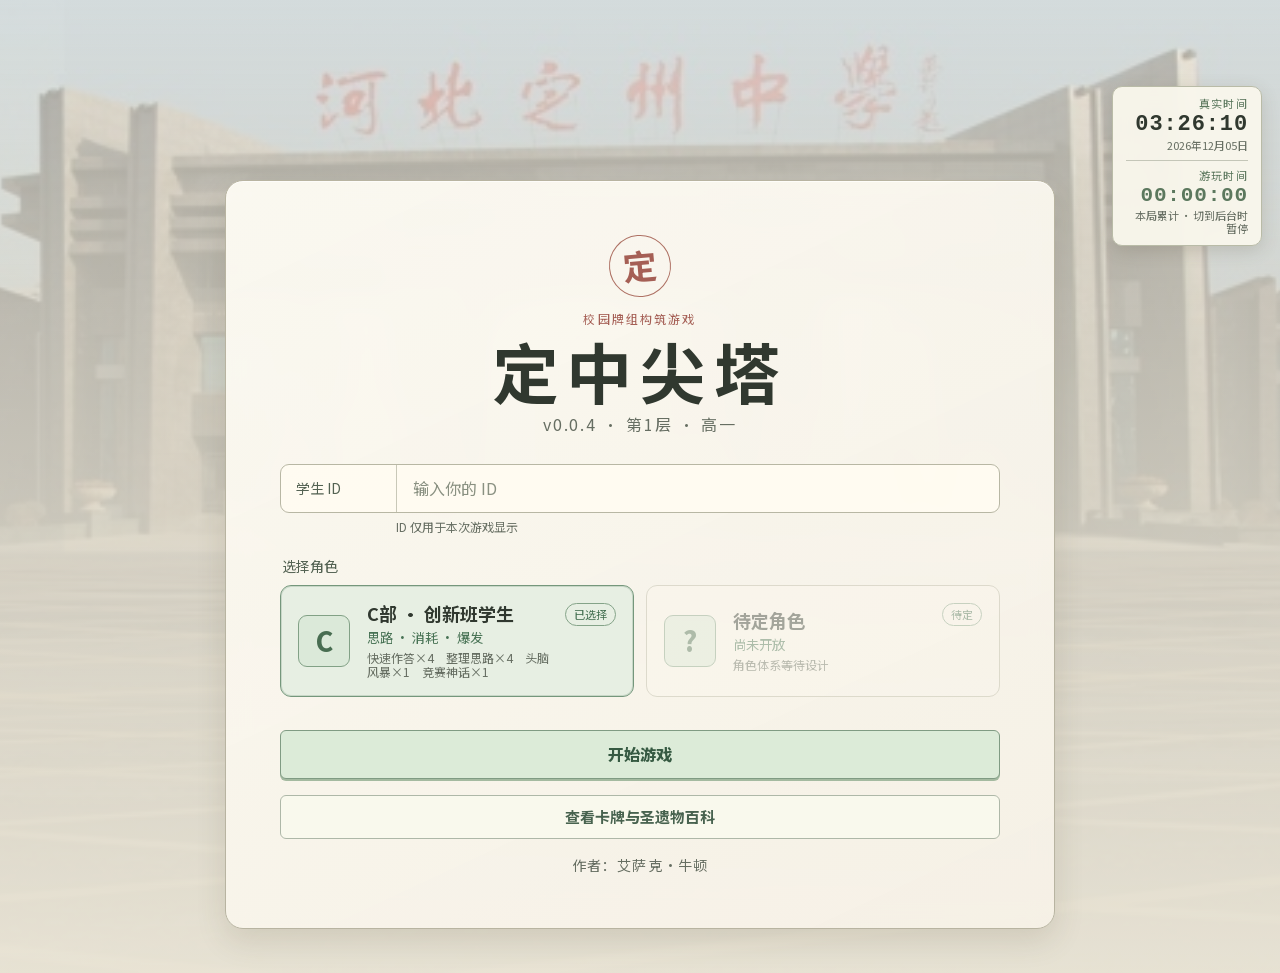
<file: index.html>
<!doctype html>
<html lang="zh-CN">
<head>
  <meta charset="utf-8">
  <meta name="viewport" content="width=device-width, initial-scale=1, viewport-fit=cover">
  <meta name="theme-color" content="#f4efdf">
  <meta name="description" content="定州中学校园题材卡牌游戏，探索高一、高二的随机路线与卡牌构筑。">
  <title>定中尖塔 v0.0.4</title>
  <link rel="icon" type="image/svg+xml" href="data:image/svg+xml,%3Csvg xmlns='http://www.w3.org/2000/svg' viewBox='0 0 64 64'%3E%3Crect width='64' height='64' rx='13' fill='%23112620'/%3E%3Ctext x='32' y='44' text-anchor='middle' font-size='38' fill='%23f5d06f' font-family='serif'%3E定%3C/text%3E%3C/svg%3E">
  <link rel="stylesheet" href="./style.css">
</head>
<body>
  <aside class="game-clock" aria-label="真实时间与本局游玩时间">
    <div class="clock-section clock-real">
      <span>真实时间</span>
      <strong id="realTime">00:00:00</strong>
      <small id="realDate">0000年00月00日</small>
    </div>
    <div class="clock-section clock-play">
      <span>游玩时间</span>
      <strong id="playTime">00:00:00</strong>
      <small>本局累计 · 切到后台时暂停</small>
    </div>
  </aside>
  <main id="startScreen" class="start-screen">
    <section class="start-card" aria-labelledby="gameTitle">
      <div class="seal" aria-hidden="true">定</div>
      <p class="eyebrow">校园牌组构筑游戏</p>
      <h1 id="gameTitle">定中尖塔</h1>
      <p class="chapter">v0.0.4 · 第1层 · 高一</p>
      <form id="startForm" novalidate>
        <label class="id-field" for="playerId"><span>学生 ID</span><input id="playerId" name="playerId" maxlength="16" autocomplete="off" placeholder="输入你的 ID" aria-describedby="idHint"></label>
        <p id="idHint" class="field-hint">ID 仅用于本次游戏显示</p>
        <fieldset>
          <legend>选择角色</legend>
          <div class="role-grid">
            <label class="role-card selected">
              <input type="radio" name="role" value="c" checked>
              <span class="role-letter">C</span>
              <span class="role-copy"><strong>C部 · 创新班学生</strong><small>思路 · 消耗 · 爆发</small><em>快速作答×4　整理思路×4　头脑风暴×1　竞赛神话×1</em></span>
              <span class="chosen">已选择</span>
            </label>
            <div class="role-card locked" aria-disabled="true">
              <span class="role-letter">?</span>
              <span class="role-copy"><strong>待定角色</strong><small>尚未开放</small><em>角色体系等待设计</em></span>
              <span class="chosen">待定</span>
            </div>
          </div>
        </fieldset>
        <p class="form-error" id="formError" aria-live="polite"></p>
        <button class="primary-button" type="submit">开始游戏</button>
      </form>
      <button id="openEncyclopedia" class="deck-button encyclopedia-entry" type="button">查看卡牌与圣遗物百科</button>
      <p class="author-credit">作者：艾萨克·牛顿</p>
    </section>
  </main>

  <main id="mapScreen" class="map-screen" hidden>
    <header class="topbar">
      <div class="brand"><span class="brand-mark">定</span><div><strong>定中尖塔</strong><small id="mapSchoolYear">第1层 · 高一</small></div></div>
      <span id="routeStatus" hidden aria-hidden="true"></span>
      <button id="newRun" class="text-button" type="button">返回选角</button>
    </header>
    <div class="map-layout">
      <aside class="profile-panel panel">
        <div class="profile-head"><span class="role-letter small">C</span><div><small>玩家 ID</small><strong id="displayId"></strong></div></div>
        <h2>C部 · 创新班学生</h2>
        <div class="status-line"><span>专注</span><b>80 / 80</b></div>
        <div class="status-bar"><i></i></div>
        <dl class="run-stats">
          <div><dt>当前阶段</dt><dd id="floorText">入口</dd></div>
          <div><dt>已通过</dt><dd id="visitedText">0</dd></div>
          <div><dt>饭卡价值</dt><dd id="mealText">400</dd></div>
          <div><dt>牌组</dt><dd id="deckCount">10</dd></div>
          <div><dt>力量</dt><dd id="strengthText">0</dd></div>
          <div><dt>敏捷</dt><dd id="dexterityText">0</dd></div>
          <div><dt>圣遗物</dt><dd id="relicCount">0</dd></div>
        </dl>
        <div class="deck-note"><small>初始牌组 · 10张</small><span>快速作答×4　整理思路×4</span><span>头脑风暴×1　竞赛神话×1</span></div>
        <button id="inspectDeck" class="deck-button" type="button">查看当前牌组</button>
        <div id="relicList" class="run-relics"><small>暂无圣遗物</small></div>
        <button id="inspectRelics" class="deck-button relic-detail-button" type="button">查看圣遗物详情</button>
      </aside>
      <section class="map-panel panel" aria-labelledby="mapTitle">
        <div class="map-heading"><div><p id="mapFloorLabel" class="eyebrow">高一学年</p><h1 id="mapTitle">选择前进路线</h1><p id="bossPreview" class="boss-preview"></p></div></div>
        <div id="debugControls" class="debug-controls" hidden>
          <strong>调试入口 · dzzx</strong>
          <label for="debugFloor">直接进入</label>
          <select id="debugFloor"><option value="1">第1层 · 高一</option><option value="2">第2层 · 高二</option><option value="3">第3层 · 高三（待设计）</option></select>
          <small>所有节点均可点击及重复进入；切层保留角色进度，重置地图。未完成战斗不发奖励。</small>
        </div>
        <p class="map-tip">由下向上前进 · 赭金色线可走 · 浅绿色线已走<br>触摸未解锁节点或悬停查看相连路线；点击亮起节点进入。</p>
        <div id="mapViewport" class="map-viewport">
          <div id="mapCanvas" class="map-canvas" aria-label="随机生成的一层路线地图">
            <svg id="routeLines" class="route-lines" aria-hidden="true"></svg>
            <div id="mapNodes"></div>
          </div>
        </div>
        <p class="map-tip" id="mapTip">底部的起点均为上课，选择任意一条路线开始战斗。</p>
      </section>
      <aside class="legend-panel panel">
        <p class="eyebrow">节点类型</p><h2>高一校园</h2>
        <ul class="legend-list">
          <li data-node-type="battle" tabindex="0"><span class="node-sample battle">课</span><div><strong>上课</strong><small>战斗节点</small></div></li>
          <li data-node-type="exam" tabindex="0"><span class="node-sample exam">月</span><div><strong>月考</strong><small>精英战斗节点</small></div></li>
          <li data-node-type="dorm" tabindex="0"><span class="node-sample dorm">舍</span><div><strong>宿舍</strong><small>休整节点</small></div></li>
          <li data-node-type="canteen" tabindex="0"><span class="node-sample canteen">食</span><div><strong>食堂</strong><small>采购节点</small></div></li>
          <li data-node-type="event" tabindex="0"><span class="node-sample event">超</span><div><strong>超市</strong><small>随机节点</small></div></li>
          <li data-node-type="sport" tabindex="0"><span class="node-sample sport">体</span><div><strong>操场</strong><small>体育节点</small></div></li>
          <li data-node-type="boss" tabindex="0"><span class="node-sample boss">期</span><div><strong>期末</strong><small>本层 Boss</small></div></li>
        </ul>
        <div class="placeholder-note"><strong>当前版本</strong><p>上课与月考各有3种敌人。期末随机生成主课＋文科、主课＋理科或主课＋体育的1种 Boss。</p></div>
      </aside>
    </div>
  </main>

  <main id="dormScreen" class="node-screen dorm-screen" hidden>
    <header class="topbar">
      <div class="brand"><span class="brand-mark">定</span><div><strong>定中尖塔</strong><small>宿舍 · 休整节点</small></div></div>
      <div class="route-title"><small>熄灯之前</small><strong id="restCycleTitle">午休</strong></div>
      <div class="battle-header-id">ID　<strong id="dormPlayerId"></strong></div>
    </header>
    <section class="node-stage">
      <div class="node-intro"><p class="eyebrow">宿舍节点</p><h1>在下一节课前做出选择</h1><p id="dormStatus">安静的宿舍里，时间只够完成1件事。</p></div>
      <div class="choice-grid dorm-choice-grid">
        <article class="choice-card rest-choice">
          <span class="choice-mark">休</span><p class="eyebrow" id="restCycleLabel">午休</p><h2>休息</h2>
          <p>恢复专注上限的 <strong id="restPercent">25%</strong>。</p><small id="restPreview">预计恢复 10 点专注</small>
          <button id="chooseRest" class="primary-button" type="button">开始午休</button>
        </article>
        <article class="choice-card study-choice">
          <span class="choice-mark">修</span><p class="eyebrow">挑灯修读</p><h2>升级1张卡牌</h2>
          <p>从当前牌组选择1张尚未升级的卡牌，强化至本次游戏结束。</p><small>已升级的卡牌会显示“+”</small>
          <button id="chooseUpgrade" class="primary-button" type="button">选择卡牌</button>
        </article>
        <article class="choice-card revise-choice">
          <span class="choice-mark">订</span><p class="eyebrow">错题订正</p><h2>移除1张错题</h2>
          <p>从当前牌组中选1张错题，永久移除。与休息、升级只能选择1项。</p><small id="revisePreview">当前有0张错题。</small>
          <button id="chooseRevise" class="primary-button" type="button" disabled>选择错题</button>
        </article>
      </div>
    </section>
  </main>

  <main id="canteenScreen" class="node-screen canteen-screen" hidden>
    <header class="topbar">
      <div class="brand"><span class="brand-mark">定</span><div><strong>定中尖塔</strong><small>食堂 · 采购节点</small></div></div>
      <div class="route-title"><small>今日余额</small><strong>饭卡价值 <span id="shopMeal">0</span></strong></div>
      <button id="leaveCanteen" class="text-button" type="button">离开食堂</button>
    </header>
    <section class="shop-stage">
      <div class="shop-heading"><div><p class="eyebrow">食堂货架</p><h1>C部专属货架</h1></div><p><span class="color-key c">C部绿色</span><span class="color-key a">A部红色</span><span class="color-key b">B部蓝色</span><span class="color-key n">无色</span></p></div>
      <section class="shop-section"><div class="section-title"><h2>角色卡牌</h2><small>5张 · 普通 7 / 罕见 2 / 稀有 1</small></div><div id="classShopCards" class="shop-grid card-goods"></div></section>
      <section class="shop-section"><div class="section-title"><h2>无色卡牌</h2><small>2张 · 普通 7 / 罕见 2 / 稀有 1</small></div><div id="colorlessShopCards" class="shop-grid compact-goods"></div></section>
      <section class="shop-section"><div class="section-title"><h2>圣遗物</h2><small>3件 · 每件 340—360</small></div><div id="relicShopItems" class="shop-grid compact-goods"></div></section>
      <section class="shop-section"><div class="section-title"><h2>食物</h2><small>3种 · 内容与价格待设计</small></div><div id="foodShopItems" class="shop-grid compact-goods"></div></section>
      <section class="binge-panel panel"><div><p class="eyebrow">暴食</p><h2>从牌组移除1张卡牌</h2><p>本次价格 <strong id="bingePrice">150</strong>，每次暴食后价格 +75。</p></div><button id="bingeButton" class="primary-button" type="button">选择要移除的牌</button></section>
    </section>
  </main>

  <main id="eventScreen" class="node-screen event-screen" hidden>
    <header class="topbar">
      <div class="brand"><span class="brand-mark">定</span><div><strong>定中尖塔</strong><small>校园偶遇 · 随机节点</small></div></div>
      <div class="route-title"><small>偶遇</small><strong>随机事件</strong></div>
      <div class="battle-header-id">ID　<strong id="eventPlayerId"></strong></div>
    </header>
    <section class="node-stage event-stage">
      <article class="event-card panel">
        <span class="event-mark">?</span>
        <p class="eyebrow">校园偶遇</p>
        <h1 id="eventTitle">随机事件</h1>
        <img id="eventArt" class="event-scene-art" alt="" width="512" height="512" hidden>
        <p id="eventDescription"></p>
        <small id="eventBalance"></small>
        <div id="eventChoices" class="event-choices"></div>
      </article>
    </section>
  </main>

  <div id="midDecisionModal" class="modal" hidden>
    <section class="modal-card mid-decision-card" role="dialog" aria-modal="true" aria-labelledby="midDecisionTitle">
      <p class="eyebrow">高二 · 中途必经节点</p><h2 id="midDecisionTitle">抉择</h2>
      <p>一轮复习开始了</p>
      <div class="decision-options">
        <button id="continueMidDecision" type="button"><strong>保持现状</strong><span>无效果</span></button>
        <button id="midSprint" type="button"><strong>冲刺！冲刺！冲！</strong><span id="midSprintArt"></span><span>获得圣遗物「冲刺！」</span><small>每场战斗开始时，失去2点专注，本场获得1点力量。</small></button>
        <button id="midClockDelivery" type="button"><strong>大摆钟下寄快递</strong><span id="midClockDeliveryArt"></span><span>获得圣遗物「上面开摆下面寄」</span><small>每场战斗胜利结束时，回复2点专注；期末与月考敌人的专注上限及伤害提升10%（向下取整）。</small></button>
      </div>
    </section>
  </div>
  <main id="decisionScreen" class="node-screen decision-screen" hidden>
    <header class="topbar">
      <div class="brand"><span class="brand-mark">定</span><div><strong>定中尖塔</strong><small id="decisionYear">高二 · 学年入口</small></div></div>
      <div class="route-title"><small>必经节点</small><strong>抉择，抉择</strong></div>
      <div class="battle-header-id">ID　<strong id="decisionPlayerId"></strong></div>
    </header>
    <section class="node-stage decision-stage">
      <div class="node-intro"><p class="eyebrow">新学年 · 抉择，抉择</p><h1>抉择，抉择</h1><p id="decisionStory">我我我我我我去我我我我我我靠，我还啥也没学呢怎么就高二了😭</p></div>
      <div class="decision-options">
        <button id="decisionPen" type="button" data-decision="endless_pen"><strong>此为，我的决意</strong><span id="decisionPenArt"></span><span>获得圣遗物「永不断墨的钢笔」</span><small>以至少1点行动力结束回合时，下回合获得2点行动力。</small></button>
        <button id="decisionSunMoon" type="button" data-decision="sun_moon"><strong>此夜，星海澈明</strong><span id="decisionSunMoonArt"></span><span>获得圣遗物「日月同辉」</span><small>每场战斗每打出7张牌，本场获得1点力量和1点敏捷。</small></button>
        <button id="decisionCard" type="button" data-decision="without_blame"><strong>天予不取</strong><span>获得已升级的无色技能牌「不受其咎」</span><small>1费 · 本场获得15点刚毅。卡面暂时留白。</small></button>
      </div>
    </section>
  </main>

  <main id="sportScreen" class="node-screen sport-screen" hidden>
    <header class="topbar">
      <div class="brand"><span class="brand-mark">定</span><div><strong>定中尖塔</strong><small>操场 · 体育节点</small></div></div>
      <div class="route-title"><small>自由活动</small><strong>选择1项训练</strong></div>
      <div class="battle-header-id">ID　<strong id="sportPlayerId"></strong></div>
    </header>
    <section class="node-stage sport-stage">
      <div class="node-intro"><p class="eyebrow">操场节点</p><h1>今天练什么？</h1><p>选择1项加成，效果持续到本次游戏结束。</p></div>
      <div class="choice-grid sport-choice-grid">
        <article class="choice-card sport-choice"><span class="choice-mark">跑</span><p class="eyebrow">跑步</p><h2>耐力训练</h2><p>最大专注增加 <strong>5</strong>。</p><small>当前专注不变。</small><button class="primary-button sport-option" data-sport="run" type="button">选择跑步</button></article>
        <article class="choice-card sport-choice"><span class="choice-mark">篮</span><p class="eyebrow">篮球</p><h2>力量训练</h2><p>获得 <strong>1</strong> 点力量。</p><small>每点力量使每段攻击伤害 +1。</small><button class="primary-button sport-option" data-sport="basketball" type="button">选择篮球</button></article>
        <article class="choice-card sport-choice"><span class="choice-mark">羽</span><p class="eyebrow">羽毛球</p><h2>敏捷训练</h2><p>获得 <strong>1</strong> 点敏捷。</p><small>每点敏捷使卡牌获得的防御 +1。</small><button class="primary-button sport-option" data-sport="badminton" type="button">选择羽毛球</button></article>
      </div>
    </section>
  </main>

  <main id="battleScreen" class="battle-screen" hidden>
    <header class="topbar">
      <div class="brand"><span class="brand-mark">定</span><div><strong>定中尖塔</strong><small id="battleNodeLabel">上课 · 战斗节点</small></div></div>
      <div class="route-title"><small id="battleEncounterTitle">随堂小测</small><strong id="battleTurn">第1回合</strong></div>
      <div class="battle-header-id">ID　<strong id="battlePlayerId"></strong></div>
    </header>
    <section class="battle-board">
      <aside class="combatant-panel panel">
        <span class="role-letter small">C</span>
        <p class="eyebrow">C部 · 创新班学生</p>
        <h2 id="battleRoleName">创新班学生</h2>
        <div class="status-line"><span>专注</span><b id="battleHpText">80 / 80</b></div>
        <div class="status-bar"><i id="battleHpBar"></i></div>
        <div class="combat-values"><span>防御 <b id="battleBlock">0</b></span><span>思路增幅 <b id="nextAttackState">无</b></span><span>力量 <b id="battleStrength">0</b></span><span>敏捷 <b id="battleDexterity">0</b></span></div>
        <div id="powerList" class="power-list"><small>暂无天赋</small></div>
        <div id="playerDebuffs" class="player-debuffs" aria-live="polite"></div>
      </aside>

      <section class="enemy-zone">
        <div class="intent-card" aria-live="polite">
          <span>下一步意图</span>
          <strong id="intentName">基础题</strong>
          <p id="intentText">造成6点压力</p>
        </div>
        <article id="quizEnemy" class="quiz-enemy">
          <img id="enemyArt" class="enemy-art" src="./assets/enemies/quiz.webp" alt="随堂小测插画">
          <p class="eyebrow">课堂挑战</p>
          <h1 id="quizTitle">随堂小测</h1>
          <p id="enemyDescription">请观察题型与敌人意图。</p>
          <div class="enemy-statuses"><span id="enemyThought" hidden>思路 <b>0</b></span><span id="enemyBlock" hidden>防御 <b>0</b></span></div>
          <div class="enemy-hp-row"><span id="quizHpLabel">测验进度</span><div class="status-bar enemy"><i id="quizHpBar"></i></div><b id="quizHpText">52 / 52</b></div>
          <div id="examSubmitPanel" class="exam-submit-panel" hidden><p>已完成 <b id="examProgress">0%</b> · 当前压力 <b id="examPressure">+0</b></p><p id="examSubmitHint">完成40%后可交卷。</p><button id="examSubmitButton" class="exam-submit-button" type="button" disabled>交卷</button></div>
        </article>
        <div id="battleFloat" class="battle-float" aria-live="polite"></div>
        <p id="battleLog" class="battle-log">试卷已经发下，先观察题型。</p>
      </section>

      <aside class="combat-rules panel">
        <p class="eyebrow">战斗信息</p>
        <h2>意图始终可见</h2>
        <p>意图显示本回合攻击压力（已计入紧张，防御可抵挡）。减益在敌方行动后减少1回合，新施加的减益从下一玩家回合生效。</p>
        <dl>
          <div><dt>抽牌堆</dt><dd><button class="pile-view-button" data-pile="draw" type="button"><b id="battleDraw">10</b><small>查看</small></button></dd></div>
          <div><dt>弃牌堆</dt><dd><button class="pile-view-button" data-pile="discard" type="button"><b id="battleDiscard">0</b><small>查看</small></button></dd></div>
          <div><dt>消耗牌堆</dt><dd><button class="pile-view-button" data-pile="exhaust" type="button"><b id="battleExhaust">0</b><small>查看</small></button></dd></div>
        </dl>
      </aside>
    </section>
    <section class="battle-desk">
      <div class="energy-orb"><strong id="battleEnergy">3</strong><small>/ 3<br>行动力</small></div>
      <div id="battleHand" class="battle-hand" aria-label="当前手牌"></div>
      <button id="battleEndTurn" class="end-turn" type="button"><strong>结束回合</strong><span>执行敌方意图</span></button>
    </section>
  </main>

  <main id="rewardScreen" class="reward-screen" hidden>
    <section class="reward-panel panel">
      <p id="rewardEyebrow" class="eyebrow">上课节点完成</p>
      <h1 id="rewardTitle">选择1张卡牌</h1>
      <p class="reward-copy">将选择的卡牌永久加入本次牌组。</p>
      <div id="rewardCards" class="reward-cards"></div>
      <button id="skipCardReward" class="text-button reward-skip" type="button">跳过本次卡牌奖励</button>
      <div class="meal-reward"><span>本次获得饭卡价值</span><strong id="mealReward">0</strong></div>
    </section>
  </main>

  <main id="relicRewardScreen" class="reward-screen" hidden>
    <section class="reward-panel relic-reward-panel panel">
      <p class="eyebrow">考试额外奖励</p>
      <h1>获得1件圣遗物</h1>
      <div id="relicRewardCard" class="relic-reward-card"></div>
      <button id="claimRelic" class="primary-button" type="button">收下圣遗物</button>
      <button id="skipRelicReward" class="text-button reward-skip" type="button">不拿圣遗物</button>
    </section>
  </main>

  <div id="grade1ChoiceModal" class="modal" hidden>
    <section class="modal-card grade1-choice-card" role="dialog" aria-modal="true" aria-labelledby="grade1ChoiceTitle">
      <p class="eyebrow">高一专属圣遗物</p>
      <h2 id="grade1ChoiceTitle">开战前选择加成</h2>
      <div id="grade1RelicArt"></div>
      <p>选择1项，只在本场战斗中生效。</p>
      <div class="grade1-choice-options">
        <button id="chooseGrade1Strength" type="button"><strong>力量 +3</strong><small>每段攻击的基础伤害增加3。</small></button>
        <button id="chooseGrade1Dexterity" type="button"><strong>敏捷 +3</strong><small>卡牌获得防御时额外增加3。</small></button>
      </div>
    </section>
  </div>

  <div id="finishModal" class="modal" hidden>
    <section class="modal-card" role="dialog" aria-modal="true" aria-labelledby="finishTitle">
      <p class="eyebrow">第一层路线完成</p><h2 id="finishTitle">抵达期末节点</h2>
      <p id="finishSummary">你完成了本层期末考试。</p>
      <button id="restartMap" class="primary-button" type="button">进入高二</button>
    </section>
  </div>

  <div id="selectionModal" class="modal" hidden>
    <section class="modal-card selection-card" role="dialog" aria-modal="true" aria-labelledby="selectionTitle">
      <p class="eyebrow">卡牌选择</p>
      <h2 id="selectionTitle">选择要消耗的牌</h2>
      <p id="selectionHint"></p>
      <div id="selectionCards" class="selection-cards"></div>
      <div class="selection-actions"><button id="cancelSelection" class="text-button" type="button">取消</button><button id="confirmSelection" class="primary-button" type="button">确认</button></div>
    </section>
  </div>

  <div id="deckActionModal" class="modal" hidden>
    <section class="modal-card selection-card" role="dialog" aria-modal="true" aria-labelledby="deckActionTitle">
      <p class="eyebrow">牌组管理</p>
      <h2 id="deckActionTitle">选择1张卡牌</h2>
      <p id="deckActionHint"></p>
      <div id="deckActionCards" class="selection-cards"></div>
      <div class="selection-actions"><button id="cancelDeckAction" class="text-button" type="button">取消</button></div>
    </section>
  </div>

  <div id="deckViewModal" class="modal" hidden>
    <section class="modal-card deck-view-card" role="dialog" aria-modal="true" aria-labelledby="deckViewTitle">
      <div class="deck-view-head">
        <div><p class="eyebrow">当前牌组</p><h2 id="deckViewTitle">C部牌组 · <span id="deckViewCount">0</span>张</h2></div>
        <button id="closeDeckView" class="text-button" type="button">关闭</button>
      </div>
      <div class="deck-view-tools">
        <p id="deckViewHint">显示当前实际效果，已升级卡牌带有“+”。</p>
        <button id="toggleUpgradePreview" class="preview-toggle" type="button" aria-pressed="false">显示升级后效果</button>
      </div>
      <div id="deckViewCards" class="deck-view-grid"></div>
    </section>
  </div>

  <div id="encyclopediaModal" class="modal" hidden>
    <section class="modal-card encyclopedia-card" role="dialog" aria-modal="true" aria-labelledby="encyclopediaTitle">
      <div class="deck-view-head">
        <div><p class="eyebrow">游戏百科</p><h2 id="encyclopediaTitle">卡牌与圣遗物</h2></div>
        <button id="closeEncyclopedia" class="text-button" type="button">关闭</button>
      </div>
      <div class="encyclopedia-tabs" role="tablist" aria-label="百科分类">
        <button id="encyclopediaCardsTab" type="button" role="tab" aria-selected="true" aria-controls="encyclopediaCardsPanel">卡牌</button>
        <button id="encyclopediaRelicsTab" type="button" role="tab" aria-selected="false" aria-controls="encyclopediaRelicsPanel">圣遗物</button>
      </div>
      <section id="encyclopediaCardsPanel" role="tabpanel" aria-labelledby="encyclopediaCardsTab">
        <div class="encyclopedia-tools">
          <label class="encyclopedia-filter" for="encyclopediaCardFilter">归属<select id="encyclopediaCardFilter"><option value="all">全部归属</option><option value="a">A部（待设计）</option><option value="b">B部（待设计）</option><option value="c">C部</option><option value="neutral">无色</option><option value="curse">厄运卡</option></select></label>
          <label class="encyclopedia-filter" for="encyclopediaTypeFilter">类型<select id="encyclopediaTypeFilter"><option value="all">全部类型</option><option value="attack">攻击</option><option value="skill">技能</option><option value="power">天赋</option><option value="curse">厄运</option></select></label>
          <label class="encyclopedia-filter" for="encyclopediaRarityFilter">稀有度<select id="encyclopediaRarityFilter"><option value="all">全部稀有度</option><option value="basic">基础</option><option value="common">普通</option><option value="uncommon">罕见</option><option value="rare">稀有</option><option value="curse">厄运（无稀有度）</option></select></label>
          <button id="encyclopediaReset" class="preview-toggle" type="button">重置筛选</button>
          <button id="encyclopediaUpgrade" class="preview-toggle" type="button" aria-pressed="false">显示升级后效果</button>
        </div>
        <p id="encyclopediaCardCount" class="encyclopedia-count"></p>
        <div id="encyclopediaCards" class="encyclopedia-grid"></div>
      </section>
      <section id="encyclopediaRelicsPanel" role="tabpanel" aria-labelledby="encyclopediaRelicsTab" hidden>
        <p id="encyclopediaRelicCount" class="encyclopedia-count"></p>
        <div id="encyclopediaRelics" class="encyclopedia-relic-grid"></div>
      </section>
    </section>
  </div>

  <div id="utilityChoiceModal" class="modal" hidden>
    <section class="modal-card selection-card" role="dialog" aria-modal="true" aria-labelledby="utilityChoiceTitle">
      <p class="eyebrow">卡牌选择</p>
      <h2 id="utilityChoiceTitle">选择1张牌</h2>
      <p id="utilityChoiceHint"></p>
      <div id="utilityChoiceCards" class="selection-cards"></div>
    </section>
  </div>

  <div id="collectionModal" class="modal" hidden>
    <section class="modal-card collection-card" role="dialog" aria-modal="true" aria-labelledby="collectionTitle">
      <div class="collection-head">
        <div><p class="eyebrow">信息查看</p><h2 id="collectionTitle">牌堆</h2></div>
        <button id="closeCollection" class="text-button" type="button">关闭</button>
      </div>
      <p id="collectionHint"></p>
      <div id="collectionGrid" class="collection-grid"></div>
    </section>
  </div>

  <div id="defeatModal" class="modal" hidden>
    <section class="modal-card" role="alertdialog" aria-modal="true" aria-labelledby="defeatTitle">
      <p class="eyebrow">战斗失败</p><h2 id="defeatTitle">定州中学吞噬了你......</h2>
      <button id="returnAfterDefeat" class="primary-button" type="button">返回主界面</button>
    </section>
  </div>
  <div id="statusTooltip" class="status-tooltip" role="tooltip" hidden><strong id="statusTooltipTitle"></strong><p id="statusTooltipText"></p></div>
  <button id="debugReturnMap" class="debug-return-map" type="button" hidden>调试 · 返回地图 / 换层</button>
  <script src="./app.js"></script>
</body>
</html>
</file>
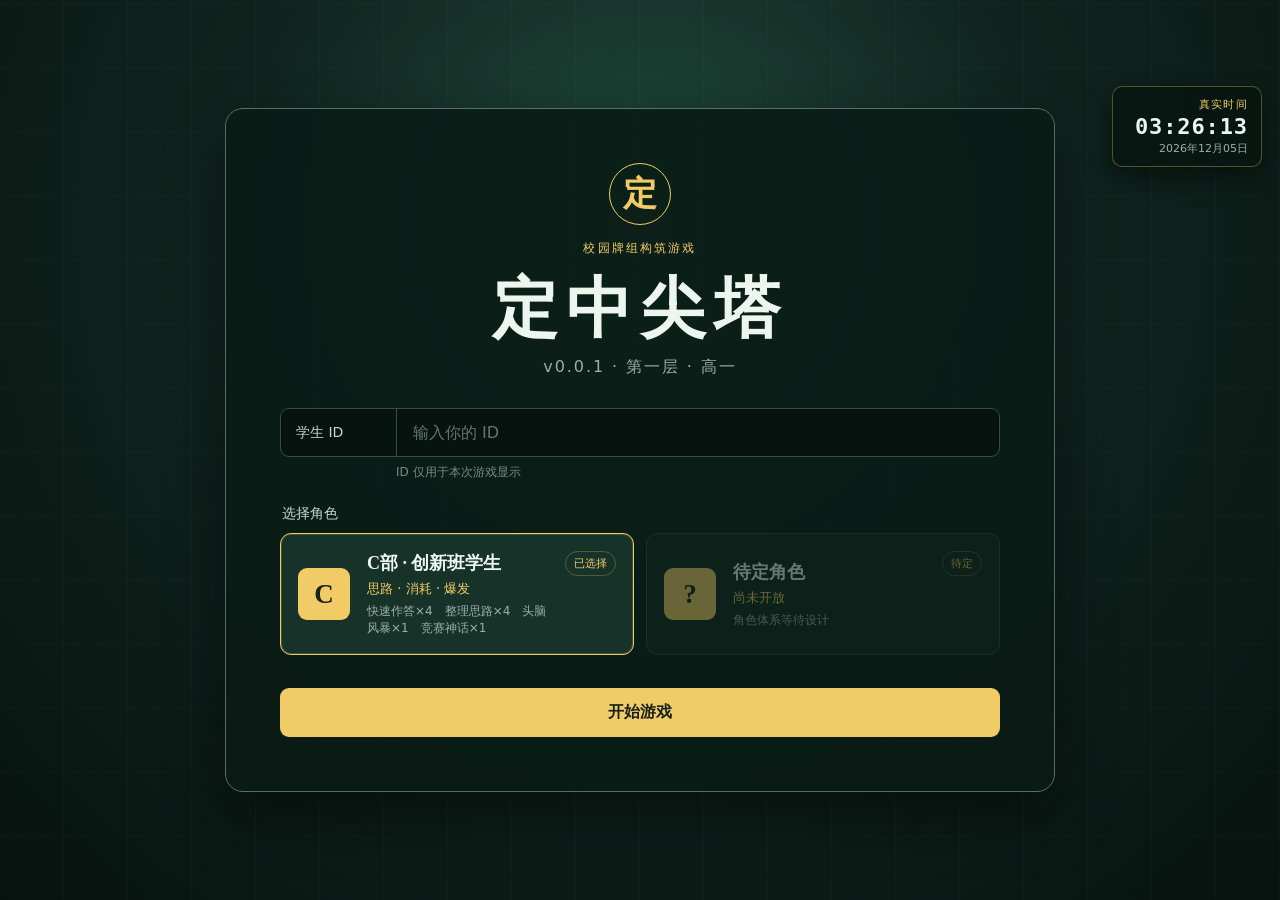
<file: 定中尖塔-v0.0.1.html>
<!doctype html>
<html lang="zh-CN">
<head>
  <meta charset="utf-8">
  <meta name="viewport" content="width=device-width, initial-scale=1, viewport-fit=cover">
  <meta name="theme-color" content="#10251f">
  <meta name="description" content="定州中学校园题材文字卡牌游戏地图原型">
  <title>定中尖塔 v0.0.1 · 单文件版</title>
  <link rel="icon" type="image/svg+xml" href="data:image/svg+xml,%3Csvg xmlns='http://www.w3.org/2000/svg' viewBox='0 0 64 64'%3E%3Crect width='64' height='64' rx='13' fill='%23112620'/%3E%3Ctext x='32' y='44' text-anchor='middle' font-size='38' fill='%23f5d06f' font-family='serif'%3E定%3C/text%3E%3C/svg%3E">
  <style>
:root{--ink:#edf5ef;--muted:#9cb0a7;--deep:#07130f;--green:#10251f;--line:#315046;--gold:#f1cb66;--shadow:0 22px 60px #0007}
*{box-sizing:border-box}html,body{margin:0;min-height:100%;background:var(--deep);color:var(--ink);font-family:"Microsoft YaHei","PingFang SC",system-ui,sans-serif}button,input{font:inherit}button{color:inherit}.start-screen,.map-screen,.node-screen{min-height:100vh;background:radial-gradient(circle at 50% 25%,#214b3d 0,#10251f 42%,#07130f 100%);position:relative}.start-screen:before,.map-screen:before,.node-screen:before{content:"";position:fixed;inset:0;pointer-events:none;opacity:.045;background:repeating-linear-gradient(90deg,transparent 0 63px,#fff 64px),repeating-linear-gradient(0deg,transparent 0 63px,#fff 64px)}
.start-screen{display:grid;place-items:center;padding:34px 18px}.start-card{width:min(830px,100%);border:1px solid #557166;background:#0a1c17e8;border-radius:18px;padding:clamp(28px,5vw,54px);box-shadow:var(--shadow);position:relative}.seal{width:62px;height:62px;margin:0 auto 15px;display:grid;place-items:center;border:1px solid var(--gold);border-radius:50%;font:700 34px serif;color:var(--gold)}.eyebrow{margin:0;color:var(--gold);font-size:12px;letter-spacing:.18em}.start-card>.eyebrow,.start-card>h1,.chapter{text-align:center}.start-card>h1{font:700 clamp(38px,7vw,66px) serif;letter-spacing:.12em;margin:7px 0 3px}.chapter{color:var(--muted);margin:0 0 30px;letter-spacing:.12em}
.id-field{display:grid;grid-template-columns:100px 1fr;align-items:center;border:1px solid var(--line);border-radius:9px;background:#07130f;padding:0 15px}.id-field span{color:#c6d4cd;font-size:14px}.id-field input{width:100%;border:0;border-left:1px solid var(--line);background:transparent;color:#fff;padding:14px 16px;outline:none;font-size:16px}.id-field:focus-within{border-color:var(--gold)}.id-field input::placeholder{color:#61766d}.field-hint{margin:7px 0 24px 116px;color:#768c82;font-size:12px}fieldset{margin:0;padding:0;border:0}legend{font-size:14px;color:#cbd8d2;margin-bottom:10px}.role-grid{display:grid;grid-template-columns:1fr 1fr;gap:12px}.role-card{position:relative;display:grid;grid-template-columns:56px 1fr auto;align-items:center;gap:13px;min-height:112px;padding:17px;border:1px solid var(--line);border-radius:11px;background:#112920;cursor:pointer}.role-card input{position:absolute;opacity:0}.role-card.selected{border-color:var(--gold);box-shadow:inset 0 0 0 1px #f1cb6633;background:#173329}.role-card.locked{opacity:.42;cursor:not-allowed}.role-letter{display:grid;place-items:center;width:52px;height:52px;border-radius:9px;background:var(--gold);color:#17231f;font:800 27px serif}.role-copy{display:grid;gap:5px}.role-copy strong{font-family:serif;font-size:18px}.role-copy small{color:var(--gold)}.role-copy em{font-style:normal;color:var(--muted);font-size:12px}.chosen{align-self:start;font-size:11px;color:var(--gold);border:1px solid #f1cb6644;border-radius:99px;padding:4px 8px}.form-error{height:20px;margin:10px 0 3px;text-align:center;color:#e48b80;font-size:13px}.primary-button{display:block;width:100%;border:0;border-radius:9px;background:var(--gold);color:#16231d;padding:14px 22px;font-weight:800;cursor:pointer}.primary-button:hover{filter:brightness(1.08);transform:translateY(-1px)}
.topbar{height:74px;display:grid;grid-template-columns:1fr auto 1fr;align-items:center;padding:0 clamp(16px,3vw,46px);border-bottom:1px solid #ffffff18;background:#071611dd;backdrop-filter:blur(9px);position:sticky;top:0;z-index:20}.brand{display:flex;align-items:center;gap:11px}.brand-mark{display:grid;place-items:center;width:40px;height:40px;border:1px solid var(--gold);border-radius:50%;color:var(--gold);font:700 23px serif}.brand div{display:grid}.brand strong{font:700 17px serif;letter-spacing:.1em}.brand small{color:var(--muted);margin-top:3px}.route-title{text-align:center;display:grid;gap:2px}.route-title small{color:var(--gold);font-size:11px;letter-spacing:.16em}.route-title strong{font:700 17px serif}.text-button{justify-self:end;background:transparent;border:1px solid var(--line);border-radius:7px;padding:8px 12px;cursor:pointer}.text-button:hover{border-color:var(--gold);color:var(--gold)}
.map-layout{display:grid;grid-template-columns:230px minmax(420px,760px) 230px;gap:18px;justify-content:center;align-items:start;padding:22px clamp(14px,3vw,42px) 30px;position:relative}.panel{border:1px solid var(--line);background:#0a1b16d9;border-radius:13px;box-shadow:var(--shadow)}.profile-panel,.legend-panel{padding:20px;position:sticky;top:96px}.profile-head{display:flex;align-items:center;gap:10px}.role-letter.small{width:42px;height:42px;font-size:22px}.profile-head div{display:grid}.profile-head small{color:var(--muted);font-size:11px}.profile-head strong{margin-top:2px;overflow-wrap:anywhere}.profile-panel h2,.legend-panel h2{font:700 20px serif;margin:18px 0}.status-line{display:flex;justify-content:space-between;font-size:13px;margin-bottom:7px}.status-bar{height:7px;border-radius:99px;background:#0008;overflow:hidden}.status-bar i{display:block;width:100%;height:100%;background:#65ad87}.run-stats{display:grid;grid-template-columns:1fr 1fr;gap:8px;margin:18px 0}.run-stats div{border:1px solid var(--line);border-radius:7px;padding:10px}.run-stats dt{font-size:11px;color:var(--muted)}.run-stats dd{margin:4px 0 0;color:var(--gold);font:700 18px serif}.deck-note{display:grid;gap:5px;border-top:1px solid var(--line);padding-top:15px;font-size:13px}.deck-note small{color:var(--muted);margin-bottom:3px}
.map-panel{overflow:hidden}.map-heading{min-height:88px;display:flex;align-items:center;justify-content:space-between;padding:17px 22px;border-bottom:1px solid var(--line);background:#0d211b}.map-heading h1{font:700 25px serif;margin:5px 0 0}.map-viewport{height:calc(100vh - 230px);min-height:540px;overflow:auto;background:linear-gradient(#102c24aa,#071511ee);scrollbar-color:#49685b #07130f}.map-canvas{position:relative;width:100%;min-width:390px}.route-lines{position:absolute;inset:0;width:100%;height:100%;z-index:0}.route-line{stroke:#416156;stroke-width:2.2;stroke-dasharray:5 7;vector-effect:non-scaling-stroke}.route-line.visited{stroke:var(--gold);stroke-dasharray:none;stroke-width:3}
.map-node{position:absolute;z-index:2;transform:translate(-50%,-50%);display:grid;place-items:center;width:56px;height:56px;border-radius:50%;border:2px solid #577267;background:#102920;color:#c9d8d1;cursor:not-allowed;box-shadow:0 8px 20px #0008;transition:.18s}.map-node .glyph{font:800 17px serif}.map-node small{position:absolute;top:60px;width:82px;text-align:center;color:#8fa49b;font-size:11px}.map-node.available{cursor:pointer;border-color:var(--gold);color:#fff;background:#1b4034;box-shadow:0 0 0 5px #f1cb6611,0 0 24px #f1cb6644}.map-node.available:hover,.map-node.available:focus-visible{transform:translate(-50%,-50%) scale(1.1);outline:0}.map-node.current{border-color:#fff;background:var(--gold);color:#14221c}.map-node.visited{border-color:#806f43;background:#243027;color:#a9976d}.map-node.battle.available{background:#4b2925}.map-node.dorm.available{background:#274c3d}.map-node.canteen.available{background:#724a20}.map-node.event.available{background:#493957}.map-node.sport.available{background:#25465b}.map-node.boss{width:66px;height:66px;border-radius:12px;transform:translate(-50%,-50%) rotate(45deg);border-color:#a86459;background:#41221e}.map-node.boss .glyph{transform:rotate(-45deg);font-size:19px}.map-node.boss small{transform:rotate(-45deg);top:70px;left:25px}.map-node.boss.available{border-color:var(--gold);background:#66322b}.map-tip{margin:0;padding:13px 20px;border-top:1px solid var(--line);color:var(--muted);font-size:12px;text-align:center;background:#091914}
.legend-list{list-style:none;margin:0;padding:0;display:grid;gap:12px}.legend-list li{display:flex;align-items:center;gap:10px}.node-sample{display:grid;place-items:center;width:36px;height:36px;border-radius:50%;border:1px solid #759083;font:700 13px serif}.node-sample.battle{background:#4b2925}.node-sample.dorm{background:#274c3d}.node-sample.canteen{background:#724a20}.node-sample.event{background:#493957}.node-sample.sport{background:#25465b}.node-sample.boss{border-radius:8px;background:#66322b}.legend-list div{display:grid}.legend-list strong{font-size:14px}.legend-list small{color:var(--muted);font-size:11px;margin-top:2px}.placeholder-note{margin-top:22px;padding:13px;border:1px solid #f1cb6638;border-radius:8px;background:#f1cb6608}.placeholder-note strong{color:var(--gold);font-size:13px}.placeholder-note p{color:var(--muted);font-size:12px;line-height:1.6;margin:6px 0 0}
.modal{position:fixed;inset:0;z-index:30;display:grid;place-items:center;background:#030c09df;backdrop-filter:blur(7px)}.modal[hidden],[hidden]{display:none!important}.modal-card{width:min(410px,calc(100% - 32px));text-align:center;padding:35px;border:1px solid var(--gold);border-radius:14px;background:#112820;box-shadow:var(--shadow)}.modal-card h2{font:700 30px serif;margin:10px}.modal-card>p:not(.eyebrow){color:var(--muted);line-height:1.6}.modal-card .primary-button{margin-top:20px}
.battle-screen,.reward-screen{min-height:100vh;background:radial-gradient(circle at 50% 25%,#214b3d 0,#10251f 42%,#07130f 100%);position:relative}.battle-screen:before,.reward-screen:before{content:"";position:fixed;inset:0;pointer-events:none;opacity:.045;background:repeating-linear-gradient(90deg,transparent 0 63px,#fff 64px),repeating-linear-gradient(0deg,transparent 0 63px,#fff 64px)}
.battle-header-id{justify-self:end;color:var(--muted);font-size:13px}.battle-header-id strong{color:var(--ink)}.battle-board{min-height:480px;display:grid;grid-template-columns:230px minmax(390px,680px) 230px;gap:24px;align-items:center;justify-content:center;padding:26px clamp(16px,3vw,44px) 18px;position:relative}.combatant-panel,.combat-rules{padding:20px}.combatant-panel h2,.combat-rules h2{font:700 21px serif;margin:8px 0 20px}.combat-values{display:grid;grid-template-columns:1fr 1fr;gap:8px;margin-top:17px}.combat-values span{border:1px solid var(--line);border-radius:7px;padding:10px;font-size:12px;color:var(--muted)}.combat-values b{display:block;color:var(--ink);font-size:18px;margin-top:3px}.power-list{display:flex;flex-wrap:wrap;gap:6px;margin-top:14px;min-height:28px}.power-list span{border:1px solid #b89a5066;border-radius:99px;padding:5px 8px;color:#ecd385;font-size:11px}.power-list small{color:var(--muted)}
.enemy-zone{display:grid;justify-items:center;position:relative}.intent-card{min-width:220px;text-align:center;border:1px solid #bb695e66;background:#371e1bdd;border-radius:9px;padding:10px 16px;margin-bottom:12px}.intent-card span{display:block;color:#d89b93;font-size:11px;letter-spacing:.16em}.intent-card strong{display:block;font:700 17px serif;margin:3px}.intent-card p{margin:0;color:#f1c3bc;font-size:13px}.quiz-enemy{width:min(440px,100%);text-align:center;border:1px solid #5a756a;border-radius:15px;background:linear-gradient(145deg,#1a3e33,#0c211a);padding:28px;box-shadow:0 25px 65px #0008,inset 0 1px #ffffff12;transition:.18s}.quiz-enemy.hit{animation:enemyHit .28s}.quiz-enemy h1{font:700 clamp(32px,5vw,50px) serif;margin:8px 0}.quiz-enemy>p:not(.eyebrow){color:var(--muted);font-family:serif}.enemy-statuses{display:flex;justify-content:center;gap:8px;min-height:31px;margin:15px 0}.enemy-statuses span{border:1px solid #a98ac266;background:#352942;border-radius:7px;padding:6px 9px;font-size:12px}.enemy-statuses span:last-child{border-color:#6598b766;background:#253d4c}.enemy-hp-row{display:grid;grid-template-columns:auto 1fr auto;gap:10px;align-items:center;color:var(--muted);font-size:12px}.status-bar.enemy i{background:linear-gradient(90deg,#ac4138,#df7767)}.battle-float{position:absolute;top:48%;z-index:4;color:var(--gold);font-size:28px;font-weight:800;opacity:0;pointer-events:none}.battle-float.show{animation:floatUp .7s}.battle-log{height:22px;color:var(--muted);font-size:13px;margin:14px 0 0;text-align:center}.combat-rules>p:not(.eyebrow){font-size:13px;line-height:1.6;color:var(--muted)}.combat-rules dl{display:grid;grid-template-columns:1fr 1fr;gap:7px}.combat-rules dl div{border:1px solid var(--line);border-radius:7px;padding:9px}.combat-rules dt{font-size:10px;color:var(--muted)}.combat-rules dd{margin:3px 0 0;color:var(--gold);font:700 18px serif}
.battle-desk{display:grid;grid-template-columns:90px 1fr 130px;align-items:end;gap:18px;min-height:240px;padding:16px clamp(16px,3vw,44px) 20px;border-top:1px solid #ffffff17;background:#071511dd}.energy-orb{align-self:center;display:flex;align-items:center;gap:6px}.energy-orb strong{display:grid;place-items:center;width:60px;height:60px;border:2px solid var(--gold);border-radius:50%;background:#18352b;color:var(--gold);font:800 27px serif}.energy-orb small{color:var(--muted);font-size:11px}.battle-hand{display:flex;justify-content:center;align-items:flex-end;gap:9px;min-width:0;overflow-x:auto;padding:16px 4px}.battle-card{position:relative;width:132px;min-width:132px;min-height:184px;padding:14px 12px 11px;border:1px solid #8f8066;border-radius:10px;background:linear-gradient(150deg,#f6efdf,#dcd0b6);color:#27312d;box-shadow:0 9px 22px #0007;cursor:pointer;text-align:left;transition:.15s}.battle-card:hover:not(:disabled),.battle-card:focus-visible:not(:disabled){transform:translateY(-12px);outline:2px solid var(--gold);z-index:3}.battle-card:disabled{filter:grayscale(.65) brightness(.64);cursor:not-allowed}.battle-card.skill{background:linear-gradient(150deg,#edf3f2,#c7d9da);border-color:#718fa1}.battle-card.power{background:linear-gradient(150deg,#eee7f4,#d1bddc);border-color:#8e70a0}.battle-card .card-cost{position:absolute;top:-10px;left:-8px;display:grid;place-items:center;width:33px;height:33px;border-radius:50%;background:#204b3e;color:#fff;border:2px solid #77aa99;font-weight:800}.battle-card .card-meta{margin:2px 0 18px 17px;color:#6b665d;font-size:10px;letter-spacing:.12em}.battle-card h3{font:800 17px serif;text-align:center;margin:0 0 11px}.battle-card .card-text{font-size:12px;line-height:1.5;margin:0}.battle-card .keyword{display:block;margin-top:8px;color:#7c4a3e;font-weight:700}.end-turn{align-self:center;border:1px solid #bb9c52;background:#46381a;color:#fff5d8;border-radius:9px;padding:14px 10px;cursor:pointer}.end-turn:disabled{opacity:.45;cursor:not-allowed}.end-turn strong,.end-turn span{display:block}.end-turn span{font-size:10px;color:#d6c99f;margin-top:4px}
.reward-screen{display:grid;place-items:center;padding:28px}.reward-panel{width:min(900px,100%);padding:34px;text-align:center}.reward-panel h1{font:700 36px serif;margin:8px}.reward-copy{color:var(--muted)}.reward-cards{display:grid;grid-template-columns:repeat(3,1fr);gap:18px;margin:28px 0}.reward-option{display:grid;gap:12px;justify-items:center}.reward-option .battle-card{width:100%;max-width:220px;min-height:235px}.reward-option button:last-child{width:min(180px,100%)}.rarity-common{color:#68756f}.rarity-uncommon{color:#397ca2}.rarity-rare{color:#9a5eb0}.meal-reward{display:flex;justify-content:center;align-items:center;gap:13px;border-top:1px solid var(--line);padding-top:20px;color:var(--muted)}.meal-reward strong{color:var(--gold);font:800 28px serif}
.selection-card{width:min(720px,calc(100% - 32px));text-align:left}.selection-card h2,.selection-card>p{text-align:center}.selection-cards{display:flex;gap:10px;overflow-x:auto;padding:15px 3px}.selection-cards .battle-card{min-height:165px}.selection-cards .battle-card.chosen-card{outline:3px solid var(--gold);transform:translateY(-5px)}.selection-actions{display:flex;justify-content:center;gap:10px}.selection-actions .text-button,.selection-actions .primary-button{width:auto;margin:0;padding:11px 25px}.selection-actions .primary-button:disabled{opacity:.4;cursor:not-allowed}
.node-stage{position:relative;width:min(980px,calc(100% - 32px));margin:0 auto;padding:70px 0}.node-intro{text-align:center;margin-bottom:34px}.node-intro h1{font:700 clamp(30px,5vw,48px) serif;margin:9px 0}.node-intro>p:last-child{color:var(--muted)}.choice-grid{display:grid;grid-template-columns:1fr 1fr;gap:22px}.choice-card{position:relative;min-height:390px;padding:42px 38px 34px;border:1px solid var(--line);border-radius:16px;background:#0b1d18e8;box-shadow:var(--shadow);overflow:hidden}.choice-card:before{content:"";position:absolute;inset:0;background:linear-gradient(140deg,#ffffff08,transparent 48%);pointer-events:none}.choice-card .choice-mark{display:grid;place-items:center;width:72px;height:72px;border:1px solid var(--gold);border-radius:50%;color:var(--gold);font:800 34px serif;margin-bottom:27px}.choice-card h2{font:700 31px serif;margin:8px 0 20px}.choice-card p:not(.eyebrow){min-height:55px;color:#c6d3cd;line-height:1.7}.choice-card small{display:block;min-height:40px;color:var(--muted)}.choice-card .primary-button{margin-top:30px}.study-choice{border-color:#6f597b}.study-choice .choice-mark{border-color:#b894c9;color:#d2aedf}.study-choice .primary-button{background:#b894c9}
.shop-stage{position:relative;width:min(1160px,calc(100% - 32px));margin:0 auto;padding:36px 0 70px}.shop-heading{display:flex;align-items:end;justify-content:space-between;border-bottom:1px solid var(--line);padding-bottom:22px}.shop-heading h1{font:700 38px serif;margin:7px 0 0}.shop-heading>p{display:flex;gap:7px;flex-wrap:wrap;justify-content:flex-end}.color-key{border:1px solid;border-radius:99px;padding:5px 9px;font-size:11px}.color-key.c{color:#77c29a}.color-key.a{color:#dc7e72}.color-key.b{color:#75a8d3}.color-key.n{color:#c5c5c5}.shop-section{margin-top:30px}.section-title{display:flex;align-items:end;justify-content:space-between;margin-bottom:12px}.section-title h2{font:700 22px serif;margin:0}.section-title small{color:var(--muted)}.shop-grid{display:grid;gap:12px}.card-goods{grid-template-columns:repeat(5,1fr)}.compact-goods{grid-template-columns:repeat(3,1fr)}.shop-item{position:relative;min-height:145px;padding:18px;border:1px solid #47725d;border-radius:11px;background:linear-gradient(145deg,#173a2c,#0b2119);display:flex;flex-direction:column}.shop-item.colorless{border-color:#777;background:linear-gradient(145deg,#333,#191919)}.shop-item.placeholder{border-style:dashed;opacity:.8}.shop-item h3{font:700 17px serif;margin:7px 0}.shop-item p{color:var(--muted);font-size:12px;line-height:1.55;margin:0 0 15px}.shop-item .shop-bottom{display:flex;align-items:center;justify-content:space-between;margin-top:auto;gap:8px}.shop-price{color:var(--gold);font-weight:800}.shop-buy{border:1px solid #72aa8f;background:#193e2f;border-radius:7px;padding:7px 10px;cursor:pointer}.shop-buy:disabled{opacity:.4;cursor:not-allowed}.shop-item.sold{filter:grayscale(.8);opacity:.55}.binge-panel{margin-top:34px;padding:24px 28px;display:flex;align-items:center;justify-content:space-between;gap:24px}.binge-panel h2{font:700 23px serif;margin:6px 0}.binge-panel p{margin:0;color:var(--muted)}.binge-panel strong{color:var(--gold)}.binge-panel .primary-button{width:auto;min-width:210px}.card-goods .shop-item{min-height:210px}.card-goods .shop-item .rarity-tag{color:var(--gold);font-size:10px;letter-spacing:.12em}.card-goods .shop-item p{flex:1}
.battle-card.class-card{background:linear-gradient(150deg,#dff1e7,#a9cdb8);border-color:#4b8b68}.battle-card.upgraded{box-shadow:0 0 0 2px #f1cb6688,0 9px 22px #0007}.deck-empty{text-align:center;color:var(--muted);width:100%;padding:28px}
@keyframes enemyHit{25%{transform:translateX(-8px)}60%{transform:translateX(6px)}100%{transform:none}}@keyframes floatUp{0%{opacity:0;transform:translateY(10px)}25%{opacity:1}100%{opacity:0;transform:translateY(-38px)}}
@media(max-width:1060px){.map-layout{grid-template-columns:190px minmax(420px,1fr)}.legend-panel{display:none}}
@media(max-width:1060px){.battle-board{grid-template-columns:190px minmax(390px,1fr)}.combat-rules{display:none}}
@media(max-width:760px){.role-grid{grid-template-columns:1fr}.topbar{grid-template-columns:1fr auto}.route-title{display:none}.map-layout{display:block;padding:10px}.profile-panel{position:static;display:grid;grid-template-columns:1fr 1fr;gap:8px;margin-bottom:10px;padding:13px}.profile-panel h2{display:none}.status-line{align-self:end}.status-bar{grid-column:2}.run-stats{grid-column:1/-1;margin:4px 0}.deck-note{display:none}.map-viewport{height:calc(100vh - 322px);min-height:480px}.map-heading{min-height:72px;padding:12px 15px}.map-heading h1{font-size:20px}}
@media(max-width:760px){.battle-header-id{font-size:11px}.battle-board{display:block;min-height:auto;padding:12px}.combatant-panel{display:grid;grid-template-columns:auto 1fr;gap:8px;margin-bottom:10px;padding:12px}.combatant-panel .eyebrow,.combatant-panel h2{display:none}.combatant-panel .status-line{align-self:end}.combatant-panel .status-bar{grid-column:2}.combat-values{grid-column:1/-1;margin-top:2px}.power-list{grid-column:1/-1;margin-top:2px}.quiz-enemy{padding:20px}.quiz-enemy h1{font-size:34px}.battle-desk{grid-template-columns:68px 1fr;min-height:235px;padding:8px}.battle-hand{justify-content:flex-start}.end-turn{grid-column:1/-1;justify-self:center;width:160px;padding:10px}.reward-cards{grid-template-columns:1fr;max-height:62vh;overflow:auto}.reward-option{grid-template-columns:1fr auto;align-items:center;text-align:left}.reward-option .battle-card{max-width:none;min-height:180px}.reward-option button:last-child{width:110px}}
@media(max-width:900px){.card-goods{grid-template-columns:repeat(3,1fr)}.compact-goods{grid-template-columns:repeat(2,1fr)}}
@media(max-width:760px){.node-stage{padding:34px 0}.choice-grid{grid-template-columns:1fr}.choice-card{min-height:auto;padding:27px}.shop-heading{align-items:start;gap:16px}.shop-heading>p{display:none}.card-goods,.compact-goods{grid-template-columns:1fr 1fr}.binge-panel{align-items:stretch;flex-direction:column}.binge-panel .primary-button{width:100%}}
@media(max-width:520px){.card-goods,.compact-goods{grid-template-columns:1fr}.section-title small{display:none}}
@media(max-width:560px){.start-card{padding:25px 16px}.start-card>h1{font-size:42px}.id-field{grid-template-columns:76px 1fr;padding-left:10px}.field-hint{margin-left:88px}.role-card{grid-template-columns:45px 1fr;padding:13px;min-height:102px}.role-letter{width:42px;height:42px}.chosen{display:none}.role-copy strong{font-size:16px}.topbar{height:62px;padding:0 12px}.brand small{display:none}.map-layout{padding:8px}.profile-panel{margin-bottom:8px}.map-viewport{height:calc(100vh - 295px)}.map-node{width:50px;height:50px}.map-node small{top:54px}.map-tip{padding:10px;font-size:11px}}
@media(prefers-reduced-motion:reduce){*{transition-duration:.01ms!important}}
.game-clock{position:fixed;z-index:28;right:18px;top:86px;width:150px;padding:10px 13px;border:1px solid #f1cb6655;border-radius:10px;background:#071611e8;box-shadow:0 10px 28px #0007;backdrop-filter:blur(9px);display:grid;gap:2px;text-align:right;pointer-events:none}.game-clock span{color:var(--gold);font-size:11px;letter-spacing:.12em}.game-clock strong{font:800 22px ui-monospace,Consolas,monospace;letter-spacing:.04em}.game-clock small{color:var(--muted);font-size:11px}.deck-button{width:100%;margin-top:14px;border:1px solid #f1cb6670;border-radius:8px;background:#f1cb6610;color:var(--gold);padding:10px;cursor:pointer;font-weight:700}.deck-button:hover{background:#f1cb6620;border-color:var(--gold)}.deck-view-card{width:min(1050px,calc(100% - 32px));max-height:88vh;text-align:left;padding:26px}.deck-view-head{display:flex;align-items:center;justify-content:space-between;gap:20px;border-bottom:1px solid var(--line);padding-bottom:16px}.deck-view-head h2{margin:5px 0 0;text-align:left;font-size:27px}.deck-view-head .text-button{justify-self:auto}.deck-view-tools{display:flex;align-items:center;justify-content:space-between;gap:18px;padding:14px 0}.deck-view-tools p{margin:0;color:var(--muted);font-size:13px}.preview-toggle{border:1px solid #9b78ac;border-radius:99px;background:#392b42;color:#e3caeb;padding:9px 14px;cursor:pointer;white-space:nowrap}.preview-toggle[aria-pressed="true"]{border-color:var(--gold);background:#5c491f;color:#fff0bb}.deck-view-grid{display:grid;grid-template-columns:repeat(5,minmax(130px,1fr));gap:13px;max-height:62vh;overflow:auto;padding:14px 8px 18px}.deck-view-grid .battle-card{width:100%;min-width:0;min-height:205px;cursor:default}.deck-view-grid .battle-card:hover{transform:none;outline:0}.deck-view-grid .previewing{box-shadow:0 0 0 2px #9b78ac,0 9px 22px #0007}.preview-label{display:block;margin-top:8px;color:#744487;font-weight:800}
@media(max-width:900px){.deck-view-grid{grid-template-columns:repeat(3,minmax(130px,1fr))}.game-clock{right:10px;top:78px}}
@media(max-width:600px){.game-clock{top:70px;right:8px;bottom:auto;width:128px;padding:7px 9px}.game-clock strong{font-size:18px}.game-clock small{display:none}.deck-view-card{padding:18px 13px}.deck-view-tools{align-items:stretch;flex-direction:column}.deck-view-grid{grid-template-columns:1fr 1fr;gap:9px}.deck-view-grid .battle-card{min-height:185px}.deck-view-head h2{font-size:21px}}
.event-stage{display:grid;place-items:center;min-height:calc(100vh - 74px)}.event-card{width:min(560px,100%);padding:48px;text-align:center}.event-mark{display:grid;place-items:center;width:82px;height:82px;margin:0 auto 25px;border:2px solid #b394c3;border-radius:50%;background:#352942;color:#e0c2ed;font:800 42px serif}.event-card h1{font:700 36px serif;margin:10px}.event-card>p:not(.eyebrow){color:var(--muted);font-size:16px}.event-card>small{display:block;color:#758a80;margin:18px 0 28px}.sport-stage{width:min(1180px,calc(100% - 32px))}.sport-choice-grid{grid-template-columns:repeat(3,1fr)}.sport-choice{min-height:365px;padding:34px 28px}.sport-choice:nth-child(2){border-color:#a95f55}.sport-choice:nth-child(2) .choice-mark{border-color:#d7796c;color:#ed9a8f}.sport-choice:nth-child(3){border-color:#557fa5}.sport-choice:nth-child(3) .choice-mark{border-color:#76a9d3;color:#a8d2f3}.sport-choice strong{color:var(--gold)}
@media(max-width:900px){.sport-choice-grid{grid-template-columns:1fr}.sport-choice{min-height:auto}}
@media(max-width:600px){.event-card{padding:32px 20px}.event-card h1{font-size:29px}.sport-stage{padding-top:28px}}
.map-node.exam.available{background:#704028;border-color:#ffb266;box-shadow:0 0 0 5px #ff9b3d18,0 0 28px #ff8a3055}.node-sample.exam{background:#704028;border-color:#d99055}.run-relics{display:flex;flex-wrap:wrap;gap:6px;margin-top:12px;padding-top:12px;border-top:1px solid var(--line)}.run-relics span{border:1px solid #d1aa5766;border-radius:99px;padding:5px 8px;color:#f0d28a;font-size:11px}.run-relics small{color:var(--muted)}.relic-reward-panel{max-width:560px}.relic-reward-card{margin:28px auto;width:min(380px,100%);padding:28px;border:1px solid #d1aa57;border-radius:13px;background:linear-gradient(145deg,#3e3019,#17140d);text-align:left}.relic-reward-card h2{font:700 27px serif;margin:8px 0}.relic-reward-card p{color:#d9c89d;line-height:1.7}.relic-reward-card small{color:var(--gold)}.shop-item.relic-item{border-color:#b69248;background:linear-gradient(145deg,#3b301c,#18150e)}.shop-item.colorless-card{border-color:#9a9a9a;background:linear-gradient(145deg,#424242,#202020)}.battle-card.colorless-card{background:linear-gradient(150deg,#ececec,#bdbdbd);border-color:#777}
.relic-detail-button{margin-top:9px}.pile-view-button{width:100%;display:flex;align-items:end;justify-content:space-between;gap:5px;padding:0;border:0;background:transparent;color:var(--gold);cursor:pointer;text-align:left}.pile-view-button b{font:700 18px serif}.pile-view-button small{color:var(--muted);font-size:9px}.pile-view-button:hover small{color:var(--gold)}.collection-card{width:min(1040px,calc(100% - 32px));max-height:88vh;text-align:left;padding:26px}.collection-head{display:flex;align-items:center;justify-content:space-between;gap:20px;border-bottom:1px solid var(--line);padding-bottom:15px}.collection-head h2{margin:5px 0 0;text-align:left;font-size:27px}.collection-card>p{margin:14px 0 0;color:var(--muted);font-size:13px}.collection-grid{display:grid;grid-template-columns:repeat(5,minmax(130px,1fr));gap:13px;max-height:62vh;overflow:auto;padding:18px 8px}.collection-grid .battle-card{width:100%;min-width:0;min-height:205px;cursor:default;filter:none}.collection-grid .battle-card:hover{transform:none;outline:0}.collection-empty{grid-column:1/-1;text-align:center;color:var(--muted);padding:32px}.relic-detail-grid{grid-template-columns:repeat(3,1fr)}.relic-detail-item{min-height:150px;padding:20px;border:1px solid #b69248;border-radius:11px;background:linear-gradient(145deg,#3b301c,#18150e)}.relic-detail-item small{color:var(--gold)}.relic-detail-item h3{font:700 20px serif;margin:8px 0}.relic-detail-item p{color:#d9c89d;font-size:13px;line-height:1.65;margin:0}
@media(max-width:760px){.collection-grid{grid-template-columns:1fr 1fr;gap:9px}.relic-detail-grid{grid-template-columns:1fr}.collection-card{padding:18px 13px}.collection-head h2{font-size:21px}}

.boss-preview{font-size:13px;color:var(--gold);margin:8px 0 0}
.player-debuffs{display:grid;gap:6px;margin-top:10px;grid-column:1/-1}
.player-debuffs:empty{display:none}
.player-debuffs span{background:#482823;border:1px solid #a7675d;border-radius:6px;padding:7px;color:#ffcdc3;font-size:12px;line-height:1.5}
.reward-skip{display:block;margin:16px auto;min-height:44px}
#enemyDescription{line-height:1.6;font-size:14px}
@media(min-width:761px){
  .battle-screen{height:100vh;height:100dvh;min-height:0;display:grid;grid-template-rows:74px minmax(0,1fr) auto;overflow:hidden}
  .battle-screen .battle-board{min-height:0;overflow:auto;align-items:start;padding:22px 20px;grid-template-columns:minmax(160px,210px) minmax(280px,600px) minmax(150px,210px);gap:16px}
  .battle-screen .combat-rules{display:block}
  .battle-screen .battle-desk{position:relative;bottom:auto;z-index:12;min-height:230px;max-height:45dvh;padding:10px 20px 14px;grid-template-columns:80px minmax(0,1fr) 120px;overflow:auto;box-shadow:0 -12px 35px #0006}
  .battle-screen .battle-hand{justify-content:flex-start;padding:18px 10px 8px;min-width:0;align-items:stretch;scroll-padding:12px}
  .battle-screen .battle-card{flex:0 0 144px;min-height:195px}
  .battle-screen .battle-card .card-text{font-size:13px}
  .battle-screen .quiz-enemy{padding:18px}
  .battle-screen .quiz-enemy h1{font-size:32px}
  .battle-screen .game-clock{pointer-events:none}
}
/* Route geometry uses the same independent X/Y scaling as the node layer. */
.route-line{stroke:#668b7d;stroke-width:2.5;stroke-dasharray:none;opacity:.7;stroke-linecap:round}
.route-line.available{stroke:#ffda77;stroke-width:4;opacity:1}
.route-line.visited{stroke:#91c6b0;stroke-width:3;opacity:.9}
.route-arrow{fill:none;stroke:#90b5a5;stroke-width:2;vector-effect:non-scaling-stroke;pointer-events:none}
.route-arrow.available{stroke:#ffda77;stroke-width:3}
.route-arrow.visited{stroke:#91c6b0}
.map-node small{background:#091914ed;border:1px solid #426458;border-radius:5px;padding:3px 2px;color:#cfdfd7;white-space:nowrap;pointer-events:none}
.map-node.available small{color:#ffda77;border-color:#b69849}
.map-node.locked{cursor:pointer}
.map-node.current small{color:#ffda77}
.route-inspecting .route-line,.route-inspecting .route-arrow{opacity:.13}
.route-inspecting .map-node:not(.route-focused){opacity:.35}
.route-inspecting .route-line.route-focused,.route-inspecting .route-arrow.route-focused{stroke:#fff0b6;opacity:1;stroke-width:4}
.map-node.route-focused{outline:2px solid #fff0b6;outline-offset:4px}
/* 手机竖屏：把主要操作压进拇指可达区域，并保留所有战斗信息入口。 */
@media (orientation:portrait) and (max-width:760px){
  html{min-width:320px;overflow-x:hidden}
  body{min-width:320px;overflow-x:hidden;padding-bottom:env(safe-area-inset-bottom)}
  button{min-height:44px;touch-action:manipulation}
  .start-screen,.map-screen,.node-screen,.battle-screen,.reward-screen{min-height:100dvh}
  .start-screen{display:block;padding:max(18px,env(safe-area-inset-top)) 12px max(18px,env(safe-area-inset-bottom));overflow:auto}
  .start-card{width:calc(100vw - 24px);max-width:calc(100vw - 24px);margin:0 auto;padding:22px 15px;border-radius:14px}
  .seal{width:52px;height:52px;font-size:29px;margin-bottom:8px}
  .start-card>h1{font-size:36px;margin-top:4px}
  .chapter{margin-bottom:19px;font-size:13px}
  .id-field{grid-template-columns:72px 1fr;padding-left:9px}
  .id-field input{min-width:0;padding:13px 11px;font-size:16px}
  .field-hint{margin:6px 0 17px 84px}
  .role-card{grid-template-columns:42px minmax(0,1fr);min-height:88px;padding:12px;gap:10px;overflow:hidden}
  .role-card .chosen{display:none}
  .role-copy{min-width:0;max-width:100%}.role-copy strong{font-size:16px}.role-copy em{display:block;max-width:100%;font-size:12px;line-height:1.45;white-space:normal;overflow-wrap:anywhere;word-break:break-all}

  .topbar{height:58px;padding:env(safe-area-inset-top) 10px 0;grid-template-columns:1fr auto}
  .brand{gap:7px}.brand-mark{width:34px;height:34px;font-size:20px}.brand strong{font-size:15px}.brand small{display:none}
  .topbar>.text-button{min-height:38px;padding:7px 10px;font-size:12px}
  .game-clock{top:4px;left:50%;right:auto;transform:translateX(-50%);width:90px;padding:5px;border:0;background:transparent;box-shadow:none;text-align:center;z-index:22}
  .game-clock span,.game-clock small{display:none}.game-clock strong{font-size:15px;color:var(--gold)}

  .map-layout{display:flex;flex-direction:column;gap:8px;padding:8px}
  .profile-panel{position:static;width:100%;display:grid;grid-template-columns:1fr 1fr;gap:7px;padding:11px}
  .profile-head{min-width:0}.profile-head strong{max-width:115px;white-space:nowrap;overflow:hidden;text-overflow:ellipsis}
  .profile-panel h2,.deck-note,.run-relics{display:none}
  .profile-panel .status-line{align-self:end;margin:0}.profile-panel>.status-bar{grid-column:2}
  .run-stats{grid-column:1/-1;grid-template-columns:repeat(4,1fr);gap:5px;margin:2px 0}
  .run-stats div{padding:7px 4px;text-align:center}.run-stats dt{font-size:10px}.run-stats dd{font-size:15px;margin-top:2px}
  .profile-panel .deck-button{margin:0;padding:8px 5px;min-height:40px;font-size:12px}
  .map-panel{width:100%}.map-heading{min-height:62px;padding:10px 12px}.map-heading h1{font-size:19px}.map-heading .text-button{min-height:38px;padding:7px 9px}
  .map-viewport{height:calc(100dvh - 300px);min-height:380px;overscroll-behavior:contain}
  .map-canvas{min-width:340px}.map-node{width:48px;height:48px}.map-node small{top:51px;font-size:10px}.map-node.boss{width:58px;height:58px}.map-node.boss small{top:63px}
  .map-tip{padding:9px 12px;font-size:11px}

  .node-stage,.shop-stage,.sport-stage{width:calc(100% - 20px);padding:25px 0 34px}
  .node-intro{margin-bottom:18px}.node-intro h1,.shop-heading h1{font-size:29px}.node-intro>p:last-child{font-size:13px}
  .choice-grid,.sport-choice-grid{grid-template-columns:1fr;gap:12px}
  .choice-card,.sport-choice{min-height:auto;padding:23px 19px}.choice-card .choice-mark{width:54px;height:54px;font-size:27px;margin-bottom:15px}.choice-card h2{font-size:25px;margin:7px 0 12px}.choice-card p:not(.eyebrow){min-height:0;font-size:14px}.choice-card .primary-button{margin-top:18px}
  .shop-heading{align-items:flex-start}.shop-heading>p{display:none}.shop-section{margin-top:22px}.card-goods,.compact-goods{grid-template-columns:1fr}.shop-item,.card-goods .shop-item{min-height:auto}.binge-panel{margin-top:22px;padding:18px;align-items:stretch;flex-direction:column}.binge-panel .primary-button{width:100%;min-width:0}
  .event-stage{min-height:calc(100dvh - 58px);padding:12px}.event-card{padding:28px 18px}.event-card h1{font-size:28px}.event-card>p:not(.eyebrow){font-size:14px}

  .battle-board{display:block;min-height:auto;padding:8px 8px 0}
  .combatant-panel{display:grid;grid-template-columns:auto 1fr;gap:6px;margin-bottom:7px;padding:9px 11px}
  .combatant-panel .eyebrow,.combatant-panel h2{display:none}.combatant-panel .status-line{align-self:end;margin:0}.combatant-panel .status-bar{grid-column:2}.combat-values{grid-column:1/-1;margin-top:0;gap:5px}.combat-values span{padding:6px;font-size:11px}.combat-values b{display:inline;margin:0 0 0 5px;font-size:15px}.power-list{grid-column:1/-1;min-height:0;margin:0}
  .intent-card{min-width:0;width:100%;margin-bottom:7px;padding:7px 10px}.intent-card strong{font-size:15px}.intent-card p{font-size:12px}
  .quiz-enemy{padding:13px 15px}.quiz-enemy h1{font-size:27px;margin:5px 0}.quiz-enemy>p:not(.eyebrow){font-size:12px;margin:5px}.enemy-statuses{margin:7px 0;min-height:26px}.enemy-hp-row{gap:6px}
  .battle-log{height:auto;min-height:18px;margin:7px 0;font-size:11px}
  .combat-rules{display:block!important;margin-top:7px;padding:7px;background:#091914ed}
  .combat-rules>.eyebrow,.combat-rules>h2,.combat-rules>p{display:none}.combat-rules dl{grid-template-columns:repeat(3,1fr);gap:5px;margin:0}.combat-rules dl div{padding:6px}.combat-rules dt{font-size:10px}.combat-rules dd{margin-top:2px}.pile-view-button{min-height:30px}.pile-view-button b{font-size:16px}.pile-view-button small{font-size:10px}
  .battle-desk{position:sticky;bottom:0;z-index:12;grid-template-columns:58px 1fr 86px;grid-template-rows:auto auto;gap:6px;min-height:0;padding:7px 8px max(8px,env(safe-area-inset-bottom));align-items:center;box-shadow:0 -10px 30px #0009}
  .energy-orb{grid-column:1;grid-row:1;align-self:center}.energy-orb strong{width:48px;height:48px;font-size:22px}.energy-orb small{display:none}
  .end-turn{grid-column:3;grid-row:1;width:86px;justify-self:end;padding:9px 6px}.end-turn strong{font-size:13px}.end-turn span{display:none}
  .battle-hand{grid-column:1/-1;grid-row:2;justify-content:flex-start;gap:7px;padding:8px 3px 4px;scroll-snap-type:x proximity;overscroll-behavior-x:contain}
  .battle-hand .battle-card{scroll-snap-align:center;width:112px;min-width:112px;min-height:158px;padding:12px 9px 8px}.battle-card .card-meta{margin-bottom:11px}.battle-card h3{font-size:15px;margin-bottom:8px}.battle-card .card-text{font-size:11px;line-height:1.4}

  .reward-screen{display:block;padding:12px}.reward-panel{padding:22px 13px}.reward-panel h1{font-size:28px}.reward-cards{grid-template-columns:1fr;gap:12px;margin:18px 0;max-height:none;overflow:visible}.reward-option{grid-template-columns:1fr auto;gap:8px}.reward-option .battle-card{min-height:170px}.reward-option button:last-child{width:92px;padding:9px}
  .modal{align-items:end;padding-top:env(safe-area-inset-top)}.modal-card,.selection-card,.deck-view-card,.collection-card{width:100%;max-height:90dvh;margin:0;padding:19px 13px max(18px,env(safe-area-inset-bottom));border-left:0;border-right:0;border-bottom:0;border-radius:16px 16px 0 0;overflow:auto}
  .deck-view-head,.collection-head{position:sticky;top:-19px;z-index:2;background:#112820;padding:12px 0}.deck-view-tools{padding:11px 0}.deck-view-grid,.collection-grid{grid-template-columns:1fr 1fr;gap:8px;max-height:none;padding:8px 2px}.deck-view-grid .battle-card,.collection-grid .battle-card{min-height:174px}.relic-detail-grid{grid-template-columns:1fr}.selection-cards{padding:10px 2px}.selection-cards .battle-card{min-width:116px}.selection-actions{position:sticky;bottom:0;background:#112820;padding-top:8px}
}

@media (orientation:portrait) and (max-width:380px){
  .run-stats{grid-template-columns:repeat(3,1fr)}
  .map-viewport{height:calc(100dvh - 335px);min-height:345px}
  .deck-view-grid,.collection-grid{grid-template-columns:1fr 1fr}
  .deck-view-grid .battle-card,.collection-grid .battle-card{min-height:164px;padding:11px 8px}
}

  </style>
</head>
<body>
  <aside class="game-clock" aria-label="当前真实时间">
    <span>真实时间</span>
    <strong id="realTime">00:00:00</strong>
    <small id="realDate">0000年00月00日</small>
  </aside>
  <main id="startScreen" class="start-screen">
    <section class="start-card" aria-labelledby="gameTitle">
      <div class="seal" aria-hidden="true">定</div>
      <p class="eyebrow">校园牌组构筑游戏</p>
      <h1 id="gameTitle">定中尖塔</h1>
      <p class="chapter">v0.0.1 · 第一层 · 高一</p>
      <form id="startForm" novalidate>
        <label class="id-field" for="playerId"><span>学生 ID</span><input id="playerId" name="playerId" maxlength="16" autocomplete="off" placeholder="输入你的 ID" aria-describedby="idHint"></label>
        <p id="idHint" class="field-hint">ID 仅用于本次游戏显示</p>
        <fieldset>
          <legend>选择角色</legend>
          <div class="role-grid">
            <label class="role-card selected">
              <input type="radio" name="role" value="c" checked>
              <span class="role-letter">C</span>
              <span class="role-copy"><strong>C部 · 创新班学生</strong><small>思路 · 消耗 · 爆发</small><em>快速作答×4　整理思路×4　头脑风暴×1　竞赛神话×1</em></span>
              <span class="chosen">已选择</span>
            </label>
            <div class="role-card locked" aria-disabled="true">
              <span class="role-letter">?</span>
              <span class="role-copy"><strong>待定角色</strong><small>尚未开放</small><em>角色体系等待设计</em></span>
              <span class="chosen">待定</span>
            </div>
          </div>
        </fieldset>
        <p class="form-error" id="formError" aria-live="polite"></p>
        <button class="primary-button" type="submit">开始游戏</button>
      </form>
    </section>
  </main>

  <main id="mapScreen" class="map-screen" hidden>
    <header class="topbar">
      <div class="brand"><span class="brand-mark">定</span><div><strong>定中尖塔</strong><small>第一层 · 高一</small></div></div>
      <div class="route-title"><small>路线规划</small><strong id="routeStatus">从教学楼入口出发</strong></div>
      <button id="newRun" class="text-button" type="button">返回选角</button>
    </header>
    <div class="map-layout">
      <aside class="profile-panel panel">
        <div class="profile-head"><span class="role-letter small">C</span><div><small>玩家 ID</small><strong id="displayId"></strong></div></div>
        <h2>C部 · 创新班学生</h2>
        <div class="status-line"><span>专注</span><b>80 / 80</b></div>
        <div class="status-bar"><i></i></div>
        <dl class="run-stats">
          <div><dt>当前阶段</dt><dd id="floorText">入口</dd></div>
          <div><dt>已通过</dt><dd id="visitedText">0</dd></div>
          <div><dt>饭卡价值</dt><dd id="mealText">400</dd></div>
          <div><dt>牌组</dt><dd id="deckCount">10</dd></div>
          <div><dt>力量</dt><dd id="strengthText">0</dd></div>
          <div><dt>敏捷</dt><dd id="dexterityText">0</dd></div>
          <div><dt>圣遗物</dt><dd id="relicCount">0</dd></div>
        </dl>
        <div class="deck-note"><small>初始牌组 · 10张</small><span>快速作答×4　整理思路×4</span><span>头脑风暴×1　竞赛神话×1</span></div>
        <button id="inspectDeck" class="deck-button" type="button">查看当前牌组</button>
        <div id="relicList" class="run-relics"><small>暂无圣遗物</small></div>
        <button id="inspectRelics" class="deck-button relic-detail-button" type="button">查看圣遗物详情</button>
      </aside>
      <section class="map-panel panel" aria-labelledby="mapTitle">
        <div class="map-heading"><div><p class="eyebrow">高一学年</p><h1 id="mapTitle">选择前进路线</h1><p id="bossPreview" class="boss-preview"></p></div></div>
        <p class="map-tip">由下向上前进 · 金色线可走 · 浅绿色线已走<br>触摸未解锁节点或悬停查看相连路线；点击亮起节点进入。</p>
        <div id="mapViewport" class="map-viewport">
          <div id="mapCanvas" class="map-canvas" aria-label="随机生成的一层路线地图">
            <svg id="routeLines" class="route-lines" aria-hidden="true"></svg>
            <div id="mapNodes"></div>
          </div>
        </div>
        <p class="map-tip" id="mapTip">选择底部任一亮起的节点开始。进入节点后，只能沿连线继续向上。</p>
      </section>
      <aside class="legend-panel panel">
        <p class="eyebrow">节点类型</p><h2>高一校园</h2>
        <ul class="legend-list">
          <li><span class="node-sample battle">课</span><div><strong>上课</strong><small>战斗节点</small></div></li>
          <li><span class="node-sample exam">月</span><div><strong>月考</strong><small>精英战斗节点</small></div></li>
          <li><span class="node-sample dorm">舍</span><div><strong>宿舍</strong><small>休整节点</small></div></li>
          <li><span class="node-sample canteen">食</span><div><strong>食堂</strong><small>采购节点</small></div></li>
          <li><span class="node-sample event">超</span><div><strong>超市</strong><small>随机节点</small></div></li>
          <li><span class="node-sample sport">体</span><div><strong>操场</strong><small>体育节点</small></div></li>
          <li><span class="node-sample boss">期</span><div><strong>期末</strong><small>本层 Boss</small></div></li>
        </ul>
        <div class="placeholder-note"><strong>当前版本</strong><p>上课与月考各有3种敌人。期末随机生成主课＋文科、主课＋理科或主课＋体育的1种 Boss。</p></div>
      </aside>
    </div>
  </main>

  <main id="dormScreen" class="node-screen dorm-screen" hidden>
    <header class="topbar">
      <div class="brand"><span class="brand-mark">定</span><div><strong>定中尖塔</strong><small>宿舍 · 休整节点</small></div></div>
      <div class="route-title"><small>熄灯之前</small><strong id="restCycleTitle">午休</strong></div>
      <div class="battle-header-id">ID　<strong id="dormPlayerId"></strong></div>
    </header>
    <section class="node-stage">
      <div class="node-intro"><p class="eyebrow">宿舍节点</p><h1>在下一节课前做出选择</h1><p id="dormStatus">安静的宿舍里，时间只够完成1件事。</p></div>
      <div class="choice-grid">
        <article class="choice-card rest-choice">
          <span class="choice-mark">休</span><p class="eyebrow" id="restCycleLabel">午休</p><h2>休息</h2>
          <p>恢复专注上限的 <strong id="restPercent">25%</strong>。</p><small id="restPreview">预计恢复 10 点专注</small>
          <button id="chooseRest" class="primary-button" type="button">开始午休</button>
        </article>
        <article class="choice-card study-choice">
          <span class="choice-mark">修</span><p class="eyebrow">挑灯修读</p><h2>升级1张卡牌</h2>
          <p>从当前牌组选择1张尚未升级的卡牌，强化至本次游戏结束。</p><small>已升级的卡牌会显示“+”</small>
          <button id="chooseUpgrade" class="primary-button" type="button">选择卡牌</button>
        </article>
      </div>
    </section>
  </main>

  <main id="canteenScreen" class="node-screen canteen-screen" hidden>
    <header class="topbar">
      <div class="brand"><span class="brand-mark">定</span><div><strong>定中尖塔</strong><small>食堂 · 采购节点</small></div></div>
      <div class="route-title"><small>今日余额</small><strong>饭卡价值 <span id="shopMeal">0</span></strong></div>
      <button id="leaveCanteen" class="text-button" type="button">离开食堂</button>
    </header>
    <section class="shop-stage">
      <div class="shop-heading"><div><p class="eyebrow">食堂货架</p><h1>C部专属货架</h1></div><p><span class="color-key c">C部绿色</span><span class="color-key a">A部红色</span><span class="color-key b">B部蓝色</span><span class="color-key n">无色</span></p></div>
      <section class="shop-section"><div class="section-title"><h2>角色卡牌</h2><small>5张 · 普通 7 / 罕见 2 / 稀有 1</small></div><div id="classShopCards" class="shop-grid card-goods"></div></section>
      <section class="shop-section"><div class="section-title"><h2>无色卡牌</h2><small>2张 · 普通 7 / 罕见 2 / 稀有 1</small></div><div id="colorlessShopCards" class="shop-grid compact-goods"></div></section>
      <section class="shop-section"><div class="section-title"><h2>圣遗物</h2><small>3件 · 每件 340—360</small></div><div id="relicShopItems" class="shop-grid compact-goods"></div></section>
      <section class="shop-section"><div class="section-title"><h2>食物</h2><small>3种 · 内容与价格待设计</small></div><div id="foodShopItems" class="shop-grid compact-goods"></div></section>
      <section class="binge-panel panel"><div><p class="eyebrow">暴食</p><h2>从牌组移除1张卡牌</h2><p>本次价格 <strong id="bingePrice">150</strong>，每次暴食后价格 +75。</p></div><button id="bingeButton" class="primary-button" type="button">选择要移除的牌</button></section>
    </section>
  </main>

  <main id="eventScreen" class="node-screen event-screen" hidden>
    <header class="topbar">
      <div class="brand"><span class="brand-mark">定</span><div><strong>定中尖塔</strong><small>超市 · 随机节点</small></div></div>
      <div class="route-title"><small>偶遇</small><strong>随机事件</strong></div>
      <div class="battle-header-id">ID　<strong id="eventPlayerId"></strong></div>
    </header>
    <section class="node-stage event-stage">
      <article class="event-card panel">
        <span class="event-mark">?</span>
        <p class="eyebrow">超市随机事件</p>
        <h1 id="eventTitle">未命名事件 01</h1>
        <p>事件内容与选项等待后续设计。</p>
        <small>每次进入超市都会重新抽取1个事件槽位。</small>
        <button id="leaveEvent" class="primary-button" type="button">继续前进</button>
      </article>
    </section>
  </main>

  <main id="sportScreen" class="node-screen sport-screen" hidden>
    <header class="topbar">
      <div class="brand"><span class="brand-mark">定</span><div><strong>定中尖塔</strong><small>操场 · 体育节点</small></div></div>
      <div class="route-title"><small>自由活动</small><strong>选择1项训练</strong></div>
      <div class="battle-header-id">ID　<strong id="sportPlayerId"></strong></div>
    </header>
    <section class="node-stage sport-stage">
      <div class="node-intro"><p class="eyebrow">操场节点</p><h1>今天练什么？</h1><p>选择1项加成，效果持续到本次游戏结束。</p></div>
      <div class="choice-grid sport-choice-grid">
        <article class="choice-card sport-choice"><span class="choice-mark">跑</span><p class="eyebrow">跑步</p><h2>耐力训练</h2><p>最大专注增加 <strong>5</strong>。</p><small>当前专注不变。</small><button class="primary-button sport-option" data-sport="run" type="button">选择跑步</button></article>
        <article class="choice-card sport-choice"><span class="choice-mark">篮</span><p class="eyebrow">篮球</p><h2>力量训练</h2><p>获得 <strong>1</strong> 点力量。</p><small>每点力量使每段攻击伤害 +1。</small><button class="primary-button sport-option" data-sport="basketball" type="button">选择篮球</button></article>
        <article class="choice-card sport-choice"><span class="choice-mark">羽</span><p class="eyebrow">羽毛球</p><h2>敏捷训练</h2><p>获得 <strong>1</strong> 点敏捷。</p><small>每点敏捷使卡牌获得的防御 +1。</small><button class="primary-button sport-option" data-sport="badminton" type="button">选择羽毛球</button></article>
      </div>
    </section>
  </main>

  <main id="battleScreen" class="battle-screen" hidden>
    <header class="topbar">
      <div class="brand"><span class="brand-mark">定</span><div><strong>定中尖塔</strong><small id="battleNodeLabel">上课 · 战斗节点</small></div></div>
      <div class="route-title"><small id="battleEncounterTitle">随堂小测</small><strong id="battleTurn">第1回合</strong></div>
      <div class="battle-header-id">ID　<strong id="battlePlayerId"></strong></div>
    </header>
    <section class="battle-board">
      <aside class="combatant-panel panel">
        <span class="role-letter small">C</span>
        <p class="eyebrow">C部 · 创新班学生</p>
        <h2 id="battleRoleName">创新班学生</h2>
        <div class="status-line"><span>专注</span><b id="battleHpText">80 / 80</b></div>
        <div class="status-bar"><i id="battleHpBar"></i></div>
        <div class="combat-values"><span>防御 <b id="battleBlock">0</b></span><span>思路增幅 <b id="nextAttackState">无</b></span><span>力量 <b id="battleStrength">0</b></span><span>敏捷 <b id="battleDexterity">0</b></span></div>
        <div id="powerList" class="power-list"><small>暂无天赋</small></div>
        <div id="playerDebuffs" class="player-debuffs" aria-live="polite"></div>
      </aside>

      <section class="enemy-zone">
        <div class="intent-card" aria-live="polite">
          <span>下一步意图</span>
          <strong id="intentName">基础题</strong>
          <p id="intentText">造成6点压力</p>
        </div>
        <article id="quizEnemy" class="quiz-enemy">
          <p class="eyebrow">课堂挑战</p>
          <h1 id="quizTitle">随堂小测</h1>
          <p id="enemyDescription">请观察题型与敌人意图。</p>
          <div class="enemy-statuses"><span id="enemyThought" hidden>思路 <b>0</b></span><span id="enemyBlock" hidden>防御 <b>0</b></span></div>
          <div class="enemy-hp-row"><span>测验进度</span><div class="status-bar enemy"><i id="quizHpBar"></i></div><b id="quizHpText">52 / 52</b></div>
        </article>
        <div id="battleFloat" class="battle-float" aria-live="polite"></div>
        <p id="battleLog" class="battle-log">试卷已经发下，先观察题型。</p>
      </section>

      <aside class="combat-rules panel">
        <p class="eyebrow">战斗信息</p>
        <h2>意图始终可见</h2>
        <p>意图显示本回合攻击压力（已计入紧张，防御可抵挡）。减益在敌方行动后减少1回合，新施加的减益从下一玩家回合生效。</p>
        <dl>
          <div><dt>抽牌堆</dt><dd><button class="pile-view-button" data-pile="draw" type="button"><b id="battleDraw">10</b><small>查看</small></button></dd></div>
          <div><dt>弃牌堆</dt><dd><button class="pile-view-button" data-pile="discard" type="button"><b id="battleDiscard">0</b><small>查看</small></button></dd></div>
          <div><dt>消耗牌堆</dt><dd><button class="pile-view-button" data-pile="exhaust" type="button"><b id="battleExhaust">0</b><small>查看</small></button></dd></div>
        </dl>
      </aside>
    </section>
    <section class="battle-desk">
      <div class="energy-orb"><strong id="battleEnergy">3</strong><small>/ 3<br>行动力</small></div>
      <div id="battleHand" class="battle-hand" aria-label="当前手牌"></div>
      <button id="battleEndTurn" class="end-turn" type="button"><strong>结束回合</strong><span>执行敌方意图</span></button>
    </section>
  </main>

  <main id="rewardScreen" class="reward-screen" hidden>
    <section class="reward-panel panel">
      <p id="rewardEyebrow" class="eyebrow">上课节点完成</p>
      <h1 id="rewardTitle">选择1张卡牌</h1>
      <p class="reward-copy">将选择的卡牌永久加入本次牌组。</p>
      <div id="rewardCards" class="reward-cards"></div>
      <button id="skipCardReward" class="text-button reward-skip" type="button">跳过本次卡牌奖励</button>
      <div class="meal-reward"><span>本次获得饭卡价值</span><strong id="mealReward">0</strong></div>
    </section>
  </main>

  <main id="relicRewardScreen" class="reward-screen" hidden>
    <section class="reward-panel relic-reward-panel panel">
      <p class="eyebrow">考试额外奖励</p>
      <h1>获得1件圣遗物</h1>
      <div id="relicRewardCard" class="relic-reward-card"></div>
      <button id="claimRelic" class="primary-button" type="button">收下圣遗物</button>
      <button id="skipRelicReward" class="text-button reward-skip" type="button">不拿圣遗物</button>
    </section>
  </main>

  <div id="finishModal" class="modal" hidden>
    <section class="modal-card" role="dialog" aria-modal="true" aria-labelledby="finishTitle">
      <p class="eyebrow">第一层路线完成</p><h2 id="finishTitle">抵达期末节点</h2>
      <p id="finishSummary">你完成了本层期末考试。</p>
      <button id="restartMap" class="primary-button" type="button">返回主界面</button>
    </section>
  </div>

  <div id="selectionModal" class="modal" hidden>
    <section class="modal-card selection-card" role="dialog" aria-modal="true" aria-labelledby="selectionTitle">
      <p class="eyebrow">卡牌选择</p>
      <h2 id="selectionTitle">选择要消耗的牌</h2>
      <p id="selectionHint"></p>
      <div id="selectionCards" class="selection-cards"></div>
      <div class="selection-actions"><button id="cancelSelection" class="text-button" type="button">取消</button><button id="confirmSelection" class="primary-button" type="button">确认</button></div>
    </section>
  </div>

  <div id="deckActionModal" class="modal" hidden>
    <section class="modal-card selection-card" role="dialog" aria-modal="true" aria-labelledby="deckActionTitle">
      <p class="eyebrow">牌组管理</p>
      <h2 id="deckActionTitle">选择1张卡牌</h2>
      <p id="deckActionHint"></p>
      <div id="deckActionCards" class="selection-cards"></div>
      <div class="selection-actions"><button id="cancelDeckAction" class="text-button" type="button">取消</button></div>
    </section>
  </div>

  <div id="deckViewModal" class="modal" hidden>
    <section class="modal-card deck-view-card" role="dialog" aria-modal="true" aria-labelledby="deckViewTitle">
      <div class="deck-view-head">
        <div><p class="eyebrow">当前牌组</p><h2 id="deckViewTitle">C部牌组 · <span id="deckViewCount">0</span>张</h2></div>
        <button id="closeDeckView" class="text-button" type="button">关闭</button>
      </div>
      <div class="deck-view-tools">
        <p id="deckViewHint">显示当前实际效果，已升级卡牌带有“+”。</p>
        <button id="toggleUpgradePreview" class="preview-toggle" type="button" aria-pressed="false">显示升级后效果</button>
      </div>
      <div id="deckViewCards" class="deck-view-grid"></div>
    </section>
  </div>

  <div id="utilityChoiceModal" class="modal" hidden>
    <section class="modal-card selection-card" role="dialog" aria-modal="true" aria-labelledby="utilityChoiceTitle">
      <p class="eyebrow">卡牌选择</p>
      <h2 id="utilityChoiceTitle">选择1张牌</h2>
      <p id="utilityChoiceHint"></p>
      <div id="utilityChoiceCards" class="selection-cards"></div>
    </section>
  </div>

  <div id="collectionModal" class="modal" hidden>
    <section class="modal-card collection-card" role="dialog" aria-modal="true" aria-labelledby="collectionTitle">
      <div class="collection-head">
        <div><p class="eyebrow">信息查看</p><h2 id="collectionTitle">牌堆</h2></div>
        <button id="closeCollection" class="text-button" type="button">关闭</button>
      </div>
      <p id="collectionHint"></p>
      <div id="collectionGrid" class="collection-grid"></div>
    </section>
  </div>

  <div id="defeatModal" class="modal" hidden>
    <section class="modal-card" role="dialog" aria-modal="true" aria-labelledby="defeatTitle">
      <p class="eyebrow">专注耗尽</p><h2 id="defeatTitle">需要重新作答</h2>
      <p>调整打防顺序，重新挑战当前敌人。</p>
      <button id="retryBattle" class="primary-button" type="button">重新挑战</button>
    </section>
  </div>
  <script>
const NODE_TYPES={
  battle:{name:"上课",glyph:"课",detail:"战斗节点"},exam:{name:"月考",glyph:"月",detail:"精英战斗节点"},dorm:{name:"宿舍",glyph:"舍",detail:"休整节点"},
  canteen:{name:"食堂",glyph:"食",detail:"采购节点"},
  event:{name:"超市",glyph:"超",detail:"随机节点"},sport:{name:"操场",glyph:"体",detail:"体育节点"},
  boss:{name:"期末",glyph:"期",detail:"本层 Boss"}
};
const UPGRADES={
  quick:"造成9点伤害。",brainstorm:"造成10点伤害，给予3层思路。",continuous:"造成4点伤害4次。",research:"造成12点伤害。",
  solve:"造成10点伤害。若目标拥有思路，获得5点防御。",catch_gap:"造成9点伤害。若目标已有思路，给予2层思路；否则给予1层。",
  rebuild:"造成7点伤害。可以消耗1张其他手牌，若如此做，额外造成10点伤害。",combo:"造成5点伤害3次。本场每消耗4张牌，额外攻击1次，最多额外攻击2次。",
  showcase:"造成18点伤害。消耗牌堆每有1张牌，额外造成2点伤害，最多24点。",ultimate:"造成30点伤害，给予3层思路。",
  conjecture:"移除目标全部思路。造成15点伤害，每移除1层额外造成7点伤害，最多计算3层。",
  organize:"获得8点防御。",myth:"失去2点生命。下一张攻击牌造成的伤害翻倍。费用变为0。",
  tradeoff:"消耗1张其他手牌，获得8点防御。",backup:"获得11点防御。若因拖延被消耗，获得7点防御。",
  seminar:"给予所有敌人3层思路。",review:"将弃牌堆中1张攻击牌放入手牌，其本回合费用减少1。费用变为0。",
  recycle_draft:"消耗1张其他手牌，抽3张牌。",restart:"消耗任意数量其他手牌，再抽取等量牌，然后额外抽1张牌。费用变为0。",
  overtime:"失去2点生命，获得2点行动力。",emergency:"获得18点防御。选择弃牌堆中最多2张牌消耗。",
  negation:"将消耗牌堆中1张任意牌放入手牌。其本回合费用变为0并获得消耗。",
  defense:"每回合前2次使用攻击牌攻击拥有思路的敌人时，抽1张牌。",inertia:"每回合开始时，给予所有敌人2层思路。",
  waste_value:"每回合首次消耗卡牌时，获得7点防御。",contest_body:"每当卡牌使你失去生命，下一张攻击牌额外造成6点伤害。",
  deadline:"每回合首张因拖延被消耗的牌，使你在下回合获得1点行动力并多抽1张牌。",
  recycle_power:"每当消耗1张牌，对所有敌人造成4点伤害。",thought_loop:"敌人的思路层数减少时，对其造成8点伤害。",
  prototype:"每回合首次消耗攻击牌时，将其0费消耗的升级复制品加入手牌。",
  draft_paper:"抽2张牌。消耗。",standard_steps:"造成10点伤害。若敌人意图包含攻击，获得4点防御。",
  temporary_barrier:"获得10点防御。若手牌中没有其他技能牌，额外获得3点防御。",borrowed_notes:"选择弃牌堆中的1张牌，将其放到抽牌堆顶，然后抽1张牌。费用变为0。",
  break_bell:"本回合打出的下一张牌费用减少2。消耗。",duty_schedule:"每回合首次打出技能牌时，获得4点防御。",
  mock_drill:"抽3张牌，然后选择1张手牌放到抽牌堆顶。",sideline_guidance:"选择手牌中的1张攻击牌。本场战斗中，该牌每段攻击伤害增加2。消耗。",
  universal_method:"从抽牌堆选择1张牌加入手牌。该牌本回合费用变为0。费用变为1。消耗。",
  grade_star:"若本回合打出过攻击牌和技能牌，下一回合获得1点行动力并额外抽1张牌。每回合最多触发1次。费用变为1。"
};
const TYPE_LABEL={attack:"攻击",skill:"技能",power:"天赋"};
const RARITY_LABEL={basic:"基础",common:"普通",uncommon:"罕见",rare:"稀有"};
const CARDS={
  quick:{name:"快速作答",type:"attack",rarity:"basic",cost:1,text:"造成6点伤害。"},
  brainstorm:{name:"头脑风暴",type:"attack",rarity:"basic",cost:1,text:"造成8点伤害，给予2层思路。"},
  continuous:{name:"连课",type:"attack",rarity:"common",cost:1,text:"造成3点伤害4次。"},
  research:{name:"钻研",type:"attack",rarity:"common",cost:1,text:"造成9点伤害。",keyword:"拖延",delay:true},
  solve:{name:"破题",type:"attack",rarity:"common",cost:1,text:"造成7点伤害。若目标拥有思路，获得4点防御。"},
  catch_gap:{name:"抓住漏洞",type:"attack",rarity:"common",cost:1,text:"造成6点伤害。若目标已有思路，给予2层思路；否则给予1层。"},
  rebuild:{name:"废案重构",type:"attack",rarity:"uncommon",cost:1,text:"造成5点伤害。可以消耗1张其他手牌，若如此做，额外造成8点伤害。"},
  combo:{name:"竞赛连击",type:"attack",rarity:"uncommon",cost:2,text:"造成4点伤害3次。本场每消耗4张牌，额外攻击1次，最多额外攻击2次。"},
  showcase:{name:"成果展示",type:"attack",rarity:"uncommon",cost:2,text:"造成14点伤害。消耗牌堆每有1张牌，额外造成2点伤害，最多20点。"},
  ultimate:{name:"极限论证",type:"attack",rarity:"rare",cost:3,text:"造成24点伤害，给予3层思路。",keyword:"消耗",exhaust:true},
  conjecture:{name:"压轴猜想",type:"attack",rarity:"rare",cost:2,text:"移除目标全部思路。造成12点伤害，每移除1层额外造成6点伤害，最多计算3层。"},
  organize:{name:"整理思路",type:"skill",rarity:"basic",cost:1,text:"获得5点防御。"},
  myth:{name:"竞赛神话",type:"skill",rarity:"basic",cost:1,text:"失去2点生命。下一张攻击牌造成的伤害翻倍。"},
  tradeoff:{name:"取舍",type:"skill",rarity:"common",cost:0,text:"消耗1张其他手牌，获得5点防御。"},
  backup:{name:"备份方案",type:"skill",rarity:"common",cost:1,text:"获得8点防御。若因拖延被消耗，获得5点防御。",keyword:"拖延",delay:true},
  seminar:{name:"集中研讨",type:"skill",rarity:"common",cost:1,text:"给予所有敌人2层思路。",keyword:"消耗",exhaust:true},
  review:{name:"复盘",type:"skill",rarity:"common",cost:1,text:"将弃牌堆中1张攻击牌放入手牌，其本回合费用减少1。"},
  recycle_draft:{name:"草稿回收",type:"skill",rarity:"uncommon",cost:1,text:"消耗1张其他手牌，抽2张牌。"},
  restart:{name:"推倒重来",type:"skill",rarity:"uncommon",cost:1,text:"消耗任意数量其他手牌，再抽取等量牌，然后额外抽1张牌。"},
  overtime:{name:"熬夜赶工",type:"skill",rarity:"uncommon",cost:0,text:"失去3点生命，获得2点行动力。",keyword:"消耗",exhaust:true},
  emergency:{name:"抢救进度",type:"skill",rarity:"rare",cost:2,text:"获得14点防御。选择弃牌堆中最多2张牌消耗。"},
  negation:{name:"否定之否定",type:"skill",rarity:"rare",cost:1,text:"将消耗牌堆中1张攻击牌放入手牌。其本回合费用变为0并获得消耗。",keyword:"消耗",exhaust:true},
  defense:{name:"公开答辩",type:"power",rarity:"uncommon",cost:1,text:"每回合首次使用攻击牌攻击拥有思路的敌人时，抽1张牌。"},
  inertia:{name:"思维惯性",type:"power",rarity:"uncommon",cost:1,text:"每回合开始时，给予随机敌人1层思路。"},
  waste_value:{name:"废案价值",type:"power",rarity:"uncommon",cost:1,text:"每回合首次消耗卡牌时，获得5点防御。"},
  contest_body:{name:"竞赛体质",type:"power",rarity:"uncommon",cost:1,text:"每当卡牌使你失去生命，下一张攻击牌额外造成4点伤害。"},
  deadline:{name:"截止效应",type:"power",rarity:"uncommon",cost:1,text:"每回合首张因拖延被消耗的牌，使你在下回合获得1点行动力。"},
  recycle_power:{name:"化废为宝",type:"power",rarity:"rare",cost:2,text:"每当消耗1张牌，对所有敌人造成3点伤害。"},
  thought_loop:{name:"思路闭环",type:"power",rarity:"rare",cost:2,text:"敌人的思路层数减少时，对其造成6点伤害。"},
  prototype:{name:"原型迭代",type:"power",rarity:"rare",cost:2,text:"每回合首次消耗攻击牌时，将其0费消耗复制品加入手牌。"},
  draft_paper:{name:"草稿纸",type:"skill",rarity:"common",cost:0,text:"抽1张牌。",keyword:"消耗",exhaust:true,colorless:true},
  standard_steps:{name:"规范步骤",type:"attack",rarity:"common",cost:1,text:"造成7点伤害。若敌人意图包含攻击，获得3点防御。",colorless:true},
  temporary_barrier:{name:"临时挡板",type:"skill",rarity:"common",cost:1,text:"获得7点防御。若手牌中没有其他技能牌，额外获得2点防御。",colorless:true},
  borrowed_notes:{name:"借阅笔记",type:"skill",rarity:"common",cost:1,text:"选择弃牌堆中的1张牌，将其放到抽牌堆顶，然后抽1张牌。",colorless:true},
  break_bell:{name:"课间铃",type:"skill",rarity:"uncommon",cost:0,text:"本回合打出的下一张牌费用减少1。",keyword:"消耗",exhaust:true,colorless:true},
  duty_schedule:{name:"值日安排",type:"power",rarity:"uncommon",cost:1,text:"每回合首次打出技能牌时，获得3点防御。",colorless:true},
  mock_drill:{name:"模拟演练",type:"skill",rarity:"uncommon",cost:1,text:"抽2张牌，然后选择1张手牌放到抽牌堆顶。",colorless:true},
  sideline_guidance:{name:"场外指导",type:"skill",rarity:"uncommon",cost:1,text:"选择手牌中的1张攻击牌。本场战斗中，该牌每段攻击伤害增加1。",keyword:"消耗",exhaust:true,colorless:true},
  universal_method:{name:"万能答题法",type:"skill",rarity:"rare",cost:2,text:"从抽牌堆选择1张牌加入手牌。该牌本回合费用变为0。",keyword:"消耗",exhaust:true,colorless:true},
  grade_star:{name:"年级之星",type:"power",rarity:"rare",cost:2,text:"若本回合打出过攻击牌和技能牌，下一回合获得1点行动力并额外抽1张牌。每回合最多触发1次。",colorless:true}
};
const RELICS={
  ring:{name:"戒指",rarity:"common",text:"每场战斗中，专注首次降至上限的50%或以下时，获得12点防御。"},
  rose:{name:"玫瑰花",rarity:"common",text:"在宿舍选择休息时，额外恢复专注上限的5%。"},
  pen:{name:"小米巨能写",rarity:"common",text:"每场战斗首次在同一回合打出第3张牌时，抽1张牌。"},
  gaokao_guide:{name:"新高掌",rarity:"uncommon",text:"战斗开始时，查看抽牌堆顶3张牌，选择1张加入手牌。"},
  mp4:{name:"mp4",rarity:"uncommon",text:"每场战斗第1回合额外抽1张牌。"},
  certificate:{name:"奖状",rarity:"uncommon",text:"完成战斗节点后，额外获得10点饭卡价值。"},
  water_card:{name:"无限水卡",rarity:"rare",text:"每场战斗首次在打出卡牌后行动力变为0时，获得1点行动力。"},
  iphone:{name:"iPhone18promax",rarity:"rare",text:"可以同时查看敌人本回合与下回合的意图。"},
  transcript:{name:"成绩单",rarity:"rare",text:"每完成3个战斗节点，随机升级牌组中1张尚未升级的卡牌。"}
};
const STARTER_DECK=[..."quick,quick,quick,quick,organize,organize,organize,organize,brainstorm,myth".split(",")];
const ENEMY_INTENTS=[
  {name:"基础题",damage:6,hits:1,text:"造成6点压力"},
  {name:"连续小问",damage:4,hits:2,text:"造成4点压力2次"},
  {name:"重点检查",damage:10,hits:1,text:"造成10点压力"},
  {name:"限时作答",damage:6,hits:1,block:5,text:"造成6点压力，获得5点防御"},
  {name:"压轴小题",damage:14,hits:1,text:"造成14点压力"}
];
const EXAM_INTENTS=[
  {name:"基础大题",damage:9,hits:1,text:"造成9点压力"},
  {name:"连续小问",damage:5,hits:3,text:"造成5点压力3次"},
  {name:"重点核查",damage:15,hits:1,text:"造成15点压力"},
  {name:"限时综合",damage:10,hits:1,block:8,text:"造成10点压力，获得8点防御"},
  {name:"压轴综合",damage:20,hits:1,text:"造成20点压力"}
];
const ROWS=12,ROW_GAP=126,CANVAS_PAD=82;
const DEBUFFS={weak:{name:"分心",text:"攻击伤害降低25%"},frail:{name:"疲惫",text:"卡牌获得的防御降低25%"},vulnerable:{name:"紧张",text:"受到的攻击伤害增加50%"}};
const ENCOUNTERS={
  quiz:{kind:"battle",name:"随堂小测",hp:52,note:"基础题与连续小问交替，检查回合会让你分心。",moves:[{name:"基础题",damage:6,hits:1},{name:"连续小问",damage:4,hits:2},{name:"重点检查",block:6,debuff:"weak",stacks:1},{name:"压轴小题",damage:12,hits:1}]},
  board:{kind:"battle",name:"板书追击",hp:48,note:"先擦板设防，再用连写题施加疲惫，最后集中提问。",moves:[{name:"擦板备课",block:9},{name:"连写不停",damage:3,hits:3,debuff:"frail",stacks:1},{name:"突然提问",damage:11,hits:1}]},
  dictation:{kind:"battle",name:"突击默写",hp:46,note:"抽查让你紧张，下回合的连续默写会利用紧张增伤。",moves:[{name:"随机点名",damage:4,hits:1,debuff:"vulnerable",stacks:1},{name:"连续默写",damage:4,hits:2},{name:"核对答案",block:8,debuff:"weak",stacks:1}]},
  exam_chain:{kind:"exam",name:"月考·连问主考",hp:88,note:"多段攻击。预备卷先设防，追问叠加紧张，压轴集中爆发。",moves:[{name:"预备卷",damage:7,hits:1,block:8},{name:"步步追问",damage:4,hits:3,debuff:"vulnerable",stacks:1},{name:"压轴连问",damage:6,hits:3},{name:"回收答卷",block:12,debuff:"weak",stacks:1}]},
  exam_wall:{kind:"exam",name:"月考·铁壁审题官",hp:100,note:"高防御。封卷阶段适合积累思路，留意疲惫后的重击。",moves:[{name:"严密审题",block:16,debuff:"frail",stacks:2},{name:"扣分红笔",damage:13,hits:1,block:5},{name:"封卷复查",block:12},{name:"一锤定分",damage:20,hits:1}]},
  exam_clock:{kind:"exam",name:"月考·倒计时监考",hp:82,note:"施加分心和紧张。倒计时之后必定收卷，抓住整理考场的空档。",moves:[{name:"巡场提醒",damage:8,hits:1,debuff:"weak",stacks:1},{name:"最后倒计时",block:8,debuff:"vulnerable",stacks:1},{name:"强制收卷",damage:16,hits:1},{name:"整理考场",block:10,debuff:"frail",stacks:1}]},
  boss_wen:{kind:"boss",name:"期末·文海长卷",hp:140,growth:1,note:"主课＋文科：阅读设防、论述施加分心、材料题制造紧张，作文收束爆发。每轮循环每段攻击增加1。",moves:[{name:"主课·基础统考",damage:10,hits:1},{name:"文科·阅读壁垒",block:16,debuff:"weak",stacks:2},{name:"主课·材料连问",damage:5,hits:2,debuff:"vulnerable",stacks:1},{name:"文科·长篇论述",damage:18,hits:1},{name:"阅卷间隙",block:8}]},
  boss_li:{kind:"boss",name:"期末·压轴演算核心",hp:155,growth:1,note:"主课＋理科：模型构建获得高防御，推导叠加疲惫，蓄力后释放压轴证明。每轮循环每段攻击增加1。",moves:[{name:"主课·基础运算",damage:6,hits:2},{name:"理科·模型构建",block:20},{name:"主课·连锁推导",damage:10,hits:1,debuff:"frail",stacks:2},{name:"理科·证明蓄力",block:10},{name:"理科·压轴证明",damage:26,hits:1}]},
  boss_sport:{kind:"boss",name:"期末·全能体测官",hp:130,growth:1,note:"主课＋体育：体能连击配合疲惫，口试制造紧张后发动冲刺，调整呼吸是反击窗口。每轮循环每段攻击增加1。",moves:[{name:"主课·口试点名",damage:8,hits:1,debuff:"vulnerable",stacks:1},{name:"体育·折返冲刺",damage:4,hits:4},{name:"体育·耐力加练",damage:7,hits:1,debuff:"frail",stacks:2},{name:"调整呼吸",block:14},{name:"主课·终点抢答",damage:18,hits:1}]}
};
function rollEncounter(kind){const ids=Object.keys(ENCOUNTERS).filter(id=>ENCOUNTERS[id].kind===kind);return ids[Math.floor(Math.random()*ids.length)]}
let uid=0;
let deckUid=0;
let run={nodes:[],edges:[],current:null,visited:new Set(),id:"",deck:[],hp:80,maxHp:80,meal:400,strength:0,dexterity:0,relics:[],battleCount:0,pendingNode:null,dormVisits:0,bingeCount:0,shop:null};
let battle=null,selection=null,pendingReward=null,pendingRelic=null,deckAction=null,utilityChoice=null,upgradePreview=false;
const $=id=>document.getElementById(id);
const makeDeckEntry=id=>({id,upgraded:false,deckUid:++deckUid});
const makeCard=source=>{const entry=typeof source==="string"?{id:source,upgraded:false}:source;return{id:entry.id,upgraded:!!entry.upgraded,deckUid:entry.deckUid,uid:++uid,tempCost:null,forcedExhaust:false,damageBonus:entry.damageBonus||0}};
const shuffle=list=>{const a=[...list];for(let i=a.length-1;i>0;i--){const j=Math.floor(Math.random()*(i+1));[a[i],a[j]]=[a[j],a[i]]}return a};
const hasRelic=id=>run.relics.includes(id);

function showOnly(id){
  ["startScreen","mapScreen","battleScreen","rewardScreen","relicRewardScreen","dormScreen","canteenScreen","eventScreen","sportScreen"].forEach(screen=>{$(screen).hidden=screen!==id});
}
function randomType(row){
  const pool=row<3?["battle","battle","battle","event"]:["battle","battle","battle","exam","exam","dorm","canteen","event","sport"];
  return pool[Math.floor(Math.random()*pool.length)];
}
function createMap(){
  const nodes=[],edges=[],byRow=[];
  for(let row=0;row<ROWS;row++){
    const count=row===0?3:(Math.random()<.48?3:4),rowNodes=[];
    for(let i=0;i<count;i++){
      const base=(i+1)/(count+1)*100;
      const node={id:row+"-"+i,row,x:Math.max(12,Math.min(88,base+(Math.random()*8-4))),y:CANVAS_PAD+(ROWS-row)*ROW_GAP,type:randomType(row)};
      if(node.type==="battle"||node.type==="exam")node.encounterId=rollEncounter(node.type);
      nodes.push(node);rowNodes.push(node);
    }
    byRow.push(rowNodes);
  }
  const boss={id:"boss",row:ROWS,x:50,y:CANVAS_PAD,type:"boss",encounterId:rollEncounter("boss")};nodes.push(boss);byRow.push([boss]);
  for(let row=0;row<ROWS;row++){
    const from=byRow[row],to=byRow[row+1];
    // Ordered connections ensure every node is reachable without crossing edges.
    let i=0,j=0;
    addEdge(edges,from[i],to[j]);
    while(i<from.length-1||j<to.length-1){
      if(i===from.length-1)j++;
      else if(j===to.length-1)i++;
      else {
        const nextFrom=(i+1)/(from.length-1),nextTo=(j+1)/(to.length-1);
        if(Math.abs(nextFrom-nextTo)<.01&&Math.random()<.55){i++;j++}
        else if(nextFrom<nextTo)i++;
        else if(nextTo<nextFrom)j++;
        else if(Math.random()<.5)i++;else j++;
      }
      addEdge(edges,from[i],to[j]);
    }
  }
  run.nodes=nodes;run.edges=edges;run.current=null;run.visited=new Set();
  $("bossPreview").textContent="本层期末："+ENCOUNTERS[boss.encounterId].name;
  renderMap();updateRunHud();
  $("floorText").textContent="入口";$("routeStatus").textContent="从教学楼入口出发";
  $("mapTip").textContent="选择底部任一亮起的节点开始。进入上课节点将触发随堂小测。";
  requestAnimationFrame(()=>{$("mapViewport").scrollTop=$("mapViewport").scrollHeight});
}
function addEdge(edges,a,b){if(!edges.some(edge=>edge.from===a.id&&edge.to===b.id))edges.push({from:a.id,to:b.id})}
function nodeState(node){
  if(run.current===node.id)return "current";
  if(run.visited.has(node.id))return "visited";
  if(!run.current&&node.row===0)return "available";
  if(run.current&&run.edges.some(edge=>edge.from===run.current&&edge.to===node.id))return "available";
  return "locked";
}
function renderMap(){
  const height=CANVAS_PAD*2+ROWS*ROW_GAP,lookup=Object.fromEntries(run.nodes.map(node=>[node.id,node]));
  $("mapCanvas").style.height=height+"px";
  const svg=$("routeLines");svg.setAttribute("viewBox","0 0 1000 "+height);svg.setAttribute("preserveAspectRatio","none");svg.innerHTML="";
  run.edges.forEach(edge=>{
    const a=lookup[edge.from],b=lookup[edge.to],line=document.createElementNS("http://www.w3.org/2000/svg","line");
    line.setAttribute("x1",a.x*10);line.setAttribute("y1",a.y);line.setAttribute("x2",b.x*10);line.setAttribute("y2",b.y);
    const state=run.visited.has(edge.from)&&run.visited.has(edge.to)?"visited":edge.from===run.current?"available":"";
    line.setAttribute("class","route-line "+state);line.dataset.from=edge.from;line.dataset.to=edge.to;
    svg.appendChild(line);
    const arrow=document.createElementNS("http://www.w3.org/2000/svg","path");
    const x=(a.x+b.x)*5,y=(a.y+b.y)/2;
    arrow.setAttribute("d",`M ${x-7} ${y+5} L ${x} ${y-5} L ${x+7} ${y+5}`);
    arrow.setAttribute("class","route-arrow "+state);arrow.dataset.from=edge.from;arrow.dataset.to=edge.to;svg.appendChild(arrow);
  });
  const holder=$("mapNodes");holder.innerHTML="";
  run.nodes.forEach(node=>{
    const type=NODE_TYPES[node.type],state=nodeState(node),button=document.createElement("button");
    button.type="button";button.className="map-node "+node.type+" "+state;button.style.left=node.x+"%";button.style.top=node.y+"px";
    const label=node.type==="boss"?"期末":(node.row+1)+"-"+(Number(node.id.split("-")[1])+1)+" "+type.name;
    button.title=node.encounterId?ENCOUNTERS[node.encounterId].name+"："+ENCOUNTERS[node.encounterId].note:type.detail;
    button.dataset.node=node.id;button.setAttribute("aria-label",label+"，"+button.title+(state==="available"?"，可以进入":"，查看连接"));
    button.innerHTML='<span class="glyph">'+type.glyph+"</span><small>"+label+"</small>";
    button.addEventListener("pointerenter",()=>highlightRoute(node.id));
    button.addEventListener("pointerleave",()=>highlightRoute(null));
    button.addEventListener("focus",()=>highlightRoute(node.id));
    button.addEventListener("blur",()=>highlightRoute(null));
    button.addEventListener("click",()=>{if(nodeState(node)==="available")chooseNode(node);else highlightRoute(node.id)});holder.appendChild(button);
  });
}
function highlightRoute(id){
  const connected=new Set([id]);
  run.edges.forEach(edge=>{if(edge.from===id||edge.to===id){connected.add(edge.from);connected.add(edge.to)}});
  $("mapCanvas").classList.toggle("route-inspecting",!!id);
  $("routeLines").querySelectorAll("[data-from]").forEach(line=>line.classList.toggle("route-focused",line.dataset.from===id||line.dataset.to===id));
  $("mapNodes").querySelectorAll("[data-node]").forEach(node=>node.classList.toggle("route-focused",connected.has(node.dataset.node)));
}
function chooseNode(node){
  if(nodeState(node)!=="available")return;
  if(run.current)run.visited.add(run.current);
  run.current=node.id;run.visited.add(node.id);run.pendingNode=node;
  $("floorText").textContent=node.type==="boss"?"期末":"第"+(node.row+1)+"阶段";
  $("routeStatus").textContent="当前位置："+NODE_TYPES[node.type].name;
  renderMap();updateRunHud();
  if(node.type==="battle"){setTimeout(()=>startBattle("battle"),180);return}
  if(node.type==="exam"){setTimeout(()=>startBattle("exam"),180);return}
  if(node.type==="boss"){setTimeout(()=>startBattle("boss"),180);return}
  if(node.type==="dorm"){setTimeout(openDorm,180);return}
  if(node.type==="canteen"){setTimeout(openCanteen,180);return}
  if(node.type==="event"){setTimeout(openEvent,180);return}
  if(node.type==="sport"){setTimeout(openSport,180);return}
  $("mapTip").textContent="已进入"+NODE_TYPES[node.type].name+"。节点内容暂未开放，请沿亮起的连线继续。";
}
function updateRunHud(){
  $("visitedText").textContent=run.visited.size;$("mealText").textContent=run.meal;$("deckCount").textContent=run.deck.length;
  $("strengthText").textContent=run.strength;$("dexterityText").textContent=run.dexterity;
  $("relicCount").textContent=run.relics.length;renderRunRelics();
  const hpText=document.querySelector(".profile-panel .status-line b"),hpBar=document.querySelector(".profile-panel .status-bar i");
  if(hpText)hpText.textContent=run.hp+" / "+run.maxHp;if(hpBar)hpBar.style.width=(run.hp/run.maxHp*100)+"%";
}
function enterGame(id){
  run.id=id;run.deck=STARTER_DECK.map(makeDeckEntry);run.hp=80;run.maxHp=80;run.meal=400;run.strength=0;run.dexterity=0;run.relics=[];run.battleCount=0;run.dormVisits=0;run.bingeCount=0;run.shop=null;
  $("displayId").textContent=id;$("battlePlayerId").textContent=id;$("dormPlayerId").textContent=id;$("eventPlayerId").textContent=id;$("sportPlayerId").textContent=id;showOnly("mapScreen");createMap();
}
function backToStart(){showOnly("startScreen");$("finishModal").hidden=true;$("playerId").focus()}

function updateRealTime(){
  const now=new Date(),pad=value=>String(value).padStart(2,"0");
  $("realTime").textContent=pad(now.getHours())+":"+pad(now.getMinutes())+":"+pad(now.getSeconds());
  $("realDate").textContent=now.getFullYear()+"年"+pad(now.getMonth()+1)+"月"+pad(now.getDate())+"日";
}
function openDeckView(){
  upgradePreview=false;$("toggleUpgradePreview").setAttribute("aria-pressed","false");
  $("toggleUpgradePreview").textContent="显示升级后效果";renderDeckView();$("deckViewModal").hidden=false;
}
function renderDeckView(){
  $("deckViewCount").textContent=run.deck.length;
  $("deckViewHint").textContent=upgradePreview?"正在预览所有卡牌的升级后效果，不改变实际牌组。":"显示当前实际效果，已升级卡牌带有“+”。";
  const holder=$("deckViewCards");holder.innerHTML="";
  run.deck.forEach(entry=>{
    const preview=upgradePreview&&!entry.upgraded,inst=makeCard({...entry,upgraded:entry.upgraded||upgradePreview}),card=createCardElement(inst,false);
    if(preview){card.classList.add("previewing");const label=document.createElement("span");label.className="preview-label";label.textContent="升级预览";card.querySelector(".card-text").appendChild(label)}
    card.disabled=false;holder.appendChild(card);
  });
}
function toggleUpgradePreview(){
  upgradePreview=!upgradePreview;$("toggleUpgradePreview").setAttribute("aria-pressed",String(upgradePreview));
  $("toggleUpgradePreview").textContent=upgradePreview?"显示当前效果":"显示升级后效果";renderDeckView();
}

function finishNode(message){
  updateRunHud();showOnly("mapScreen");renderMap();$("mapTip").textContent=message+" 请选择下一节点。";
}
function renderRunRelics(){
  const holder=$("relicList");holder.innerHTML="";
  if(!run.relics.length){holder.innerHTML="<small>暂无圣遗物</small>";return}
  run.relics.forEach(id=>{const span=document.createElement("span");span.textContent=RELICS[id].name;span.title=RELICS[id].text;holder.appendChild(span)});
}
function closeCollectionView(){$("collectionModal").hidden=true}
function openPileView(zone){
  if(!battle)return;
  const labels={draw:"抽牌堆",discard:"弃牌堆",exhaust:"消耗牌堆"},cards=[...(battle[zone]||[])];
  $("collectionTitle").textContent=labels[zone]+" · "+cards.length+"张";
  $("collectionHint").textContent=zone==="draw"?"展示抽牌堆所含卡牌，实际抽取顺序保持隐藏。":"点击关闭后继续战斗。";
  const holder=$("collectionGrid");holder.className="collection-grid";holder.innerHTML="";
  if(!cards.length){holder.innerHTML='<p class="collection-empty">当前牌堆为空。</p>'}
  cards.forEach(entry=>{const card=createCardElement(entry);card.disabled=true;holder.appendChild(card)});
  $("collectionModal").hidden=false;
}
function openRelicDetails(){
  $("collectionTitle").textContent="圣遗物详情 · "+run.relics.length+"件";
  $("collectionHint").textContent="当前持有圣遗物及其完整效果。";
  const holder=$("collectionGrid");holder.className="collection-grid relic-detail-grid";holder.innerHTML="";
  if(!run.relics.length){holder.innerHTML='<p class="collection-empty">当前没有圣遗物。</p>'}
  run.relics.forEach(id=>{const relic=RELICS[id],item=document.createElement("article");item.className="relic-detail-item";item.innerHTML='<small>'+RARITY_LABEL[relic.rarity]+' · 圣遗物</small><h3>'+relic.name+'</h3><p>'+relic.text+'</p>';holder.appendChild(item)});
  $("collectionModal").hidden=false;
}
function openDorm(){
  const isNoon=run.dormVisits%2===0,name=isNoon?"午休":"晚休",percent=(isNoon?25:35)+(hasRelic("rose")?5:0),heal=Math.ceil(run.maxHp*percent/100);
  $("restCycleTitle").textContent=name;$("restCycleLabel").textContent=name;$("restPercent").textContent=percent+"%";
  $("restPreview").textContent="预计恢复 "+Math.min(heal,run.maxHp-run.hp)+" 点专注";
  $("chooseRest").textContent="开始"+name;$("chooseUpgrade").disabled=!run.deck.some(card=>!card.upgraded);
  $("dormStatus").textContent="当前专注 "+run.hp+" / "+run.maxHp+"，本次为"+name+"。";showOnly("dormScreen");
}
function restAtDorm(){
  const isNoon=run.dormVisits%2===0,name=isNoon?"午休":"晚休",percent=(isNoon?25:35)+(hasRelic("rose")?5:0),amount=Math.ceil(run.maxHp*percent/100),before=run.hp;
  run.hp=Math.min(run.maxHp,run.hp+amount);run.dormVisits++;
  finishNode(name+"结束，恢复了 "+(run.hp-before)+" 点专注。");
}
function openDeckAction(mode){
  deckAction={mode,returnTo:mode==="upgrade"?"dorm":"canteen"};
  $("deckActionTitle").textContent=mode==="upgrade"?"挑灯修读":"暴食";
  $("deckActionHint").textContent=mode==="upgrade"?"选择1张尚未升级的卡牌。":"选择1张卡牌永久移出本次牌组。";
  const entries=mode==="upgrade"?run.deck.filter(card=>!card.upgraded):run.deck,holder=$("deckActionCards");holder.innerHTML="";
  if(!entries.length){holder.innerHTML='<p class="deck-empty">没有可以选择的卡牌。</p>'}
  entries.forEach(entry=>{const card=createCardElement(makeCard(entry),false);card.disabled=false;card.addEventListener("click",()=>completeDeckAction(entry.deckUid));holder.appendChild(card)});
  $("deckActionModal").hidden=false;
}
function completeDeckAction(targetUid){
  if(!deckAction)return;
  if(deckAction.mode==="upgrade"){
    const entry=run.deck.find(card=>card.deckUid===targetUid);if(!entry)return;entry.upgraded=true;run.dormVisits++;$("deckActionModal").hidden=true;deckAction=null;
    finishNode("“"+CARDS[entry.id].name+"”已升级为“"+CARDS[entry.id].name+"+”。");return;
  }
  const price=150+run.bingeCount*75;if(run.meal<price)return;
  const entry=run.deck.find(card=>card.deckUid===targetUid);if(!entry)return;
  run.meal-=price;run.deck=run.deck.filter(card=>card.deckUid!==targetUid);run.bingeCount++;$("deckActionModal").hidden=true;deckAction=null;renderShop();
}
function cancelDeckAction(){$("deckActionModal").hidden=true;deckAction=null}
function priceFor(rarity,extra){
  const ranges={common:[90,110],uncommon:[170,190],rare:[290,310]},range=ranges[rarity];
  return range[0]+Math.floor(Math.random()*(range[1]-range[0]+1))+(extra||0);
}
function generateShop(){
  const cards=[];
  while(cards.length<5){
    const rarity=rollRarity(),pool=Object.keys(CARDS).filter(id=>!CARDS[id].colorless&&CARDS[id].rarity===rarity&&!cards.some(item=>item.id===id));
    const id=pool[Math.floor(Math.random()*pool.length)];if(id)cards.push({id,rarity,price:priceFor(rarity),sold:false});
  }
  const colorless=[];
  while(colorless.length<2){const rarity=rollRarity(),pool=Object.keys(CARDS).filter(id=>CARDS[id].colorless&&CARDS[id].rarity===rarity&&!colorless.some(item=>item.id===id));const id=pool[Math.floor(Math.random()*pool.length)];if(id)colorless.push({id,rarity,price:priceFor(rarity,50),sold:false})}
  const relicPool=shuffle(Object.keys(RELICS).filter(id=>!hasRelic(id))).slice(0,3);
  run.shop={cards,colorless,relics:relicPool.map(id=>({id,price:340+Math.floor(Math.random()*21),sold:false})),foods:Array.from({length:3},(_,index)=>({name:"食物槽位 "+(index+1)}))};
}
function openCanteen(){generateShop();showOnly("canteenScreen");renderShop()}
function renderShop(){
  $("shopMeal").textContent=run.meal;
  const cardHolder=$("classShopCards");cardHolder.innerHTML="";
  run.shop.cards.forEach(item=>{
    const def=CARDS[item.id],box=document.createElement("article");box.className="shop-item"+(item.sold?" sold":"");
    box.innerHTML='<span class="rarity-tag">'+RARITY_LABEL[item.rarity]+' · '+TYPE_LABEL[def.type]+'</span><h3>'+def.name+'</h3><p>'+def.text+'</p><div class="shop-bottom"><span class="shop-price">'+item.price+'</span><button class="shop-buy" type="button">'+(item.sold?"已购买":"购买")+'</button></div>';
    const button=box.querySelector("button");button.disabled=item.sold||run.meal<item.price;button.addEventListener("click",()=>buyClassCard(item));cardHolder.appendChild(box);
  });
  renderColorlessShop();renderRelicShop();
  renderPlaceholderGoods("foodShopItems",run.shop.foods,()=>"食物",false);
  const price=150+run.bingeCount*75;$("bingePrice").textContent=price;$("bingeButton").disabled=run.meal<price||run.deck.length===0;
  updateRunHud();
}
function renderPlaceholderGoods(holderId,items,label,priced){
  const holder=$(holderId);holder.innerHTML="";
  items.forEach(item=>{const box=document.createElement("article");box.className="shop-item colorless placeholder";box.innerHTML='<small>'+label(item)+'</small><h3>'+item.name+'</h3><p>效果等待后续设计，本演示暂不可购买。</p><div class="shop-bottom"><span class="shop-price">'+(priced?item.price:"价格待定")+'</span><button class="shop-buy" type="button" disabled>待设计</button></div>';holder.appendChild(box)});
}
function buyClassCard(item){
  if(item.sold||run.meal<item.price)return;run.meal-=item.price;run.deck.push(makeDeckEntry(item.id));item.sold=true;renderShop();
}
function renderColorlessShop(){
  const holder=$("colorlessShopCards");holder.innerHTML="";
  run.shop.colorless.forEach(item=>{const def=CARDS[item.id],box=document.createElement("article");box.className="shop-item colorless-card"+(item.sold?" sold":"");box.innerHTML='<small>'+RARITY_LABEL[item.rarity]+' · '+TYPE_LABEL[def.type]+'</small><h3>'+def.name+'</h3><p>'+def.text+'</p><div class="shop-bottom"><span class="shop-price">'+item.price+'</span><button class="shop-buy" type="button">'+(item.sold?"已购买":"购买")+'</button></div>';const button=box.querySelector("button");button.disabled=item.sold||run.meal<item.price;button.addEventListener("click",()=>{if(button.disabled)return;run.meal-=item.price;run.deck.push(makeDeckEntry(item.id));item.sold=true;renderShop()});holder.appendChild(box)});
}
function renderRelicShop(){
  const holder=$("relicShopItems");holder.innerHTML="";
  run.shop.relics.forEach(item=>{const relic=RELICS[item.id],box=document.createElement("article");box.className="shop-item relic-item"+(item.sold?" sold":"");box.innerHTML='<small>'+RARITY_LABEL[relic.rarity]+' · 圣遗物</small><h3>'+relic.name+'</h3><p>'+relic.text+'</p><div class="shop-bottom"><span class="shop-price">'+item.price+'</span><button class="shop-buy" type="button">'+(item.sold?"已获得":"购买")+'</button></div>';const button=box.querySelector("button");button.disabled=item.sold||hasRelic(item.id)||run.meal<item.price;button.addEventListener("click",()=>{if(button.disabled)return;run.meal-=item.price;grantRelic(item.id);item.sold=true;renderShop()});holder.appendChild(box)});
}

function openEvent(){
  const slot=String(1+Math.floor(Math.random()*6)).padStart(2,"0");
  $("eventTitle").textContent="未命名事件 "+slot;showOnly("eventScreen");
}
function openSport(){showOnly("sportScreen")}
function chooseSport(type){
  if(type==="run"){run.maxHp+=5;finishNode("完成跑步训练，最大专注增加 5。");return}
  if(type==="basketball"){run.strength++;finishNode("完成篮球训练，获得 1 点力量。");return}
  run.dexterity++;finishNode("完成羽毛球训练，获得 1 点敏捷。");
}

function startBattle(kind){
  const encounterId=run.pendingNode?.encounterId||rollEncounter(kind),enemy=ENCOUNTERS[encounterId];
  pendingReward=null;pendingRelic=null;
  battle={
    kind:enemy.kind,encounterId,enemy,weak:0,frail:0,vulnerable:0,turn:1,energy:3,nextEnergy:0,nextDraw:0,block:0,playerHp:run.hp,enemyHp:enemy.hp,maxEnemyHp:enemy.hp,enemyBlock:0,enemyThought:0,intents:enemy.moves,
    draw:shuffle(run.deck.map(makeCard)),discard:[],exhaust:[],hand:[],powers:{},doubleNext:false,nextAttackBonus:0,
    exhaustedCount:0,locked:false,over:false,exhaustTriggered:false,delayTriggered:false,prototypeTriggered:false,thoughtAttackTriggers:0,
    nextCardDiscount:0,cardsPlayedTurn:0,penTriggered:false,waterTriggered:false,ringTriggered:false,keepBlockOnce:false,skillPowerTriggered:false,starTriggered:false,typesPlayed:new Set(),playingDamageBonus:0
  };
  $("quizTitle").textContent=enemy.name;$("battleEncounterTitle").textContent=NODE_TYPES[enemy.kind].name;
  $("enemyDescription").textContent=enemy.note;$("battleNodeLabel").textContent=NODE_TYPES[enemy.kind].name+" · 战斗节点";
  showOnly("battleScreen");startPlayerTurn(true);battleLog("遭遇“"+enemy.name+"”，请查看本回合意图。");
  if(hasRelic("gaokao_guide"))setTimeout(openGuideChoice,180);
}
function startPlayerTurn(first){
  if(!first){if(battle.keepBlockOnce)battle.keepBlockOnce=false;else battle.block=0}
  battle.energy=3+battle.nextEnergy;battle.nextEnergy=0;battle.exhaustTriggered=false;battle.delayTriggered=false;
  battle.prototypeTriggered=false;battle.thoughtAttackTriggers=0;battle.cardsPlayedTurn=0;battle.skillPowerTriggered=false;battle.starTriggered=false;battle.typesPlayed=new Set();
  if(battle.powers.inertia)battle.enemyThought+=battle.powers.inertia;
  drawCards(5+battle.nextDraw+(first&&hasRelic("mp4")?1:0));battle.nextDraw=0;renderBattle();
}
function drawCards(count){
  for(let i=0;i<count;i++){
    if(!battle.draw.length){if(!battle.discard.length)break;battle.draw=shuffle(battle.discard);battle.discard=[]}
    battle.hand.push(battle.draw.pop());
  }
}
function getCost(inst){
  let cost=inst.upgraded&&["myth","review","restart","borrowed_notes"].includes(inst.id)?0:(inst.upgraded&&["universal_method","grade_star"].includes(inst.id)?1:CARDS[inst.id].cost);
  if(inst.tempCost!=null)cost=inst.tempCost;
  if(battle&&battle.nextCardDiscount&&inst.id!=="break_bell")cost=Math.max(0,cost-battle.nextCardDiscount);
  return cost;
}
function selectionConfig(card){
  const id=typeof card==="string"?card:card.id,isUpgraded=typeof card==="object"&&card.upgraded;
  if(id==="rebuild")return {zone:"hand",min:0,max:1,title:"选择1张手牌作为废案",hint:"也可以不消耗，直接造成基础伤害。"};
  if(id==="tradeoff")return {zone:"hand",min:1,max:1,title:"选择1张手牌消耗",hint:"消耗后获得5点防御。"};
  if(id==="recycle_draft")return {zone:"hand",min:1,max:1,title:"选择1张手牌回收",hint:"消耗后抽2张牌。"};
  if(id==="restart")return {zone:"hand",min:0,max:99,title:"选择要推倒的手牌",hint:"重新抽取等量牌，并额外抽1张。"};
  if(id==="review")return {zone:"discard",min:1,max:1,filter:inst=>CARDS[inst.id].type==="attack",title:"选择1张攻击牌复盘",hint:"将其放入手牌，本回合费用减少1。"};
  if(id==="emergency")return {zone:"discard",min:0,max:2,title:"选择最多2张弃牌消耗",hint:"不选择也可以获得14点防御。"};
  if(id==="negation")return {zone:"exhaust",min:1,max:1,filter:inst=>isUpgraded||CARDS[inst.id].type==="attack",title:isUpgraded?"选择1张已消耗的牌":"选择1张已消耗的攻击牌",hint:"将其0费放入手牌，并再次获得消耗。"};
  if(id==="borrowed_notes")return {zone:"discard",min:1,max:1,title:"选择1张牌借阅",hint:"将其放到抽牌堆顶，然后抽1张牌。"};
  if(id==="sideline_guidance")return {zone:"hand",min:1,max:1,filter:inst=>CARDS[inst.id].type==="attack",title:"选择1张攻击牌接受指导",hint:"其每段攻击伤害在本场战斗中提高。"};
  if(id==="universal_method")return {zone:"draw",min:1,max:1,title:"选择1张牌加入手牌",hint:"该牌本回合费用变为0。"};
  return null;
}
function cardPlayable(inst){
  if(battle.locked||battle.over||battle.energy<getCost(inst))return false;
  if(inst.id==="myth"&&battle.playerHp<=2)return false;
  if(inst.id==="overtime"&&battle.playerHp<=3)return false;
  const config=selectionConfig(inst);
  if(config&&config.min>0){
    const zone=battle[config.zone],candidates=zone.filter(other=>other.uid!==inst.uid&&(!config.filter||config.filter(other)));
    if(candidates.length<config.min)return false;
  }
  return true;
}
function prepareCardPlay(uidValue){
  const inst=battle.hand.find(card=>card.uid===uidValue);if(!inst||!cardPlayable(inst))return;
  const config=selectionConfig(inst);
  if(config){openSelection(inst,config);return}
  resolveCardPlay(inst,[]);
}
function openSelection(inst,config){
  const candidates=battle[config.zone].filter(other=>other.uid!==inst.uid&&(!config.filter||config.filter(other)));
  selection={cardUid:inst.uid,config,candidates,selected:new Set()};
  $("selectionTitle").textContent=config.title;$("selectionHint").textContent=config.hint;$("selectionModal").hidden=false;renderSelection();
}
function renderSelection(){
  const holder=$("selectionCards");holder.innerHTML="";
  selection.candidates.forEach(inst=>{
    const card=createCardElement(inst,false);
    if(selection.selected.has(inst.uid))card.classList.add("chosen-card");
    card.disabled=false;card.addEventListener("click",()=>{
      if(selection.selected.has(inst.uid))selection.selected.delete(inst.uid);
      else if(selection.selected.size<selection.config.max)selection.selected.add(inst.uid);
      else if(selection.config.max===1){selection.selected.clear();selection.selected.add(inst.uid)}
      renderSelection();
    });
    holder.appendChild(card);
  });
  $("confirmSelection").disabled=selection.selected.size<selection.config.min||selection.selected.size>selection.config.max;
}
function confirmSelection(){
  if(!selection||$("confirmSelection").disabled)return;
  const inst=battle.hand.find(card=>card.uid===selection.cardUid),selected=[...selection.selected].map(id=>selection.candidates.find(card=>card.uid===id)).filter(Boolean);
  $("selectionModal").hidden=true;selection=null;if(inst)resolveCardPlay(inst,selected);
}
function cancelSelection(){$("selectionModal").hidden=true;selection=null}
function openUtilityChoice(title,hint,items,onChoose){
  if(!items.length)return;utilityChoice={items,onChoose};$("utilityChoiceTitle").textContent=title;$("utilityChoiceHint").textContent=hint;
  const holder=$("utilityChoiceCards");holder.innerHTML="";
  items.forEach(inst=>{const card=createCardElement(inst,false);card.disabled=false;card.addEventListener("click",()=>{const choice=utilityChoice;utilityChoice=null;$("utilityChoiceModal").hidden=true;choice.onChoose(inst)});holder.appendChild(card)});
  $("utilityChoiceModal").hidden=false;
}
function openGuideChoice(){
  const options=battle.draw.splice(Math.max(0,battle.draw.length-3));
  openUtilityChoice("新高掌","从抽牌堆顶3张牌中选择1张加入手牌。",options,chosen=>{
    options.filter(card=>card.uid!==chosen.uid).forEach(card=>battle.draw.push(card));battle.hand.push(chosen);renderBattle();
  });
}
function chooseHandForTop(){
  if(!battle.hand.length)return;
  openUtilityChoice("模拟演练","选择1张手牌放到抽牌堆顶。",[...battle.hand],chosen=>{battle.hand=battle.hand.filter(card=>card.uid!==chosen.uid);battle.draw.push(chosen);renderBattle()});
}

function resolveCardPlay(inst,selected){
  const def=CARDS[inst.id],cost=getCost(inst);if(battle.energy<cost)return;
  const beforeEnergy=battle.energy,usedDiscount=battle.nextCardDiscount&&inst.id!=="break_bell";
  battle.energy-=cost;if(usedDiscount)battle.nextCardDiscount=0;battle.hand=battle.hand.filter(card=>card.uid!==inst.uid);
  battle.playingDamageBonus=inst.damageBonus||0;let selectedUsed=false,postAction=null;
  switch(inst.id){
    case"quick":dealAttack(inst.upgraded?9:6);break;
    case"brainstorm":dealAttack(inst.upgraded?10:8);battle.enemyThought+=inst.upgraded?3:2;break;
    case"continuous":dealAttack(inst.upgraded?4:3,4);break;
    case"research":dealAttack(inst.upgraded?12:9);break;
    case"solve":{const active=battle.enemyThought>0;dealAttack(inst.upgraded?10:7);if(active)gainCardBlock(inst.upgraded?5:4);break}
    case"catch_gap":{const active=battle.enemyThought>0;dealAttack(inst.upgraded?9:6);battle.enemyThought+=active?2:1;break}
    case"rebuild":if(selected.length){exhaustSelected(selected,"hand");selectedUsed=true;dealAttack(inst.upgraded?17:13)}else dealAttack(inst.upgraded?7:5);break;
    case"combo":dealAttack(inst.upgraded?5:4,3+Math.min(2,Math.floor(battle.exhaustedCount/4)));break;
    case"showcase":dealAttack((inst.upgraded?18:14)+Math.min(inst.upgraded?24:20,battle.exhaust.length*2));break;
    case"ultimate":dealAttack(inst.upgraded?30:24);battle.enemyThought+=3;break;
    case"conjecture":{const layers=Math.min(3,battle.enemyThought);battle.enemyThought=0;dealAttack((inst.upgraded?15:12)+layers*(inst.upgraded?7:6));break}
    case"organize":gainCardBlock(inst.upgraded?8:5);break;
    case"myth":loseHp(2,true);battle.doubleNext=true;break;
    case"tradeoff":exhaustSelected(selected,"hand");selectedUsed=true;gainCardBlock(inst.upgraded?8:5);break;
    case"backup":gainCardBlock(inst.upgraded?11:8);break;
    case"seminar":battle.enemyThought+=inst.upgraded?3:2;break;
    case"review":returnFromDiscard(selected[0]);selectedUsed=true;break;
    case"recycle_draft":exhaustSelected(selected,"hand");selectedUsed=true;drawCards(inst.upgraded?3:2);break;
    case"restart":{const count=selected.length;exhaustSelected(selected,"hand");selectedUsed=true;drawCards(count+1);break}
    case"overtime":loseHp(inst.upgraded?2:3,true);battle.energy+=2;break;
    case"emergency":exhaustSelected(selected,"discard");selectedUsed=true;gainCardBlock(inst.upgraded?18:14);break;
    case"negation":returnFromExhaust(selected[0]);selectedUsed=true;break;
    case"draft_paper":drawCards(inst.upgraded?2:1);break;
    case"standard_steps":dealAttack(inst.upgraded?10:7);if(currentIntent().damage)gainCardBlock(inst.upgraded?4:3);break;
    case"temporary_barrier":{const noOtherSkill=!battle.hand.some(card=>CARDS[card.id].type==="skill");gainCardBlock((inst.upgraded?10:7)+(noOtherSkill?(inst.upgraded?3:2):0));break}
    case"borrowed_notes":{const chosen=selected[0];if(chosen){battle.discard=battle.discard.filter(card=>card.uid!==chosen.uid);battle.draw.push(chosen);drawCards(1)}break}
    case"break_bell":battle.nextCardDiscount=inst.upgraded?2:1;break;
    case"mock_drill":drawCards(inst.upgraded?3:2);postAction=chooseHandForTop;break;
    case"sideline_guidance":if(selected[0])selected[0].damageBonus+=(inst.upgraded?2:1);break;
    case"universal_method":{const chosen=selected[0];if(chosen){battle.draw=battle.draw.filter(card=>card.uid!==chosen.uid);chosen.tempCost=0;battle.hand.push(chosen)}break}
    default:applyPower(inst.id,inst.upgraded);
  }
  battle.playingDamageBonus=0;
  if(def.type==="power"){}
  else if(def.exhaust||inst.forcedExhaust)exhaustCard(inst,{played:true});
  else{inst.tempCost=null;inst.forcedExhaust=false;battle.discard.push(inst)}
  battle.cardsPlayedTurn++;battle.typesPlayed.add(def.type);
  if(hasRelic("pen")&&!battle.penTriggered&&battle.cardsPlayedTurn===3){battle.penTriggered=true;drawCards(1)}
  if(hasRelic("water_card")&&!battle.waterTriggered&&beforeEnergy>0&&battle.energy===0){battle.waterTriggered=true;battle.energy++}
  if(def.type==="skill"&&battle.powers.duty_schedule&&!battle.skillPowerTriggered){battle.skillPowerTriggered=true;gainBlock(battle.powers.duty_schedule)}
  if(battle.powers.grade_star&&!battle.starTriggered&&battle.typesPlayed.has("attack")&&battle.typesPlayed.has("skill")){battle.starTriggered=true;battle.nextEnergy+=battle.powers.grade_star;battle.nextDraw+=battle.powers.grade_star}
  if(battle.playerHp<=0){loseBattle();return}
  if(battle.enemyHp<=0){winBattle();return}
  battleLog("使用“"+def.name+"”。");renderBattle();if(postAction)setTimeout(postAction,80);
}
function exhaustSelected(selected,zone){
  selected.forEach(inst=>{
    battle[zone]=battle[zone].filter(card=>card.uid!==inst.uid);
    exhaustCard(inst,{selected:true});
  });
}
function returnFromDiscard(inst){
  if(!inst)return;battle.discard=battle.discard.filter(card=>card.uid!==inst.uid);
  inst.tempCost=Math.max(0,CARDS[inst.id].cost-1);battle.hand.push(inst);
}
function returnFromExhaust(inst){
  if(!inst)return;battle.exhaust=battle.exhaust.filter(card=>card.uid!==inst.uid);
  inst.tempCost=0;inst.forcedExhaust=true;battle.hand.push(inst);
}
function gainBlock(amount){battle.block+=amount}
function gainCardBlock(amount){gainBlock(Math.max(0,Math.floor((amount+run.dexterity)*(battle.frail>0?.75:1))))}
function loseHp(amount,fromCard){
  battle.playerHp=Math.max(0,battle.playerHp-amount);
  if(fromCard&&battle.powers.contest_body)battle.nextAttackBonus+=battle.powers.contest_body;
  checkRing();
}
function checkRing(){if(hasRelic("ring")&&!battle.ringTriggered&&battle.playerHp<=run.maxHp*.5){battle.ringTriggered=true;battle.keepBlockOnce=true;gainBlock(12);battleLog("戒指触发，获得12点防御。")}}
function dealAttack(base,hits){
  hits=hits||1;
  const thought=battle.enemyThought>0,multiplier=(thought?1.5:1)*(battle.doubleNext?2:1)*(battle.weak>0?.75:1),bonus=battle.nextAttackBonus;
  let total=0;
  for(let i=0;i<hits;i++){
    let damage=Math.floor((base+run.strength+battle.playingDamageBonus+(i===0?bonus:0))*multiplier);
    const absorbed=Math.min(battle.enemyBlock,damage);battle.enemyBlock-=absorbed;damage-=absorbed;
    battle.enemyHp=Math.max(0,battle.enemyHp-damage);total+=damage;
  }
  battle.doubleNext=false;battle.nextAttackBonus=0;animateEnemy("-"+total);
  if(thought&&battle.powers.defense&&battle.thoughtAttackTriggers<battle.powers.defense){battle.thoughtAttackTriggers++;drawCards(1)}
}
function applyPower(id,upgraded){
  const values={defense:upgraded?2:1,inertia:upgraded?2:1,waste_value:upgraded?7:5,contest_body:upgraded?6:4,deadline:1,recycle_power:upgraded?4:3,thought_loop:upgraded?8:6,prototype:1,duty_schedule:upgraded?4:3,grade_star:1};
  battle.powers[id]=(battle.powers[id]||0)+values[id];if(id==="deadline"&&upgraded)battle.powers.deadline_draw=(battle.powers.deadline_draw||0)+1;if(id==="prototype"&&upgraded)battle.powers.prototype_upgraded=1;
}
function exhaustCard(inst,context){
  inst.tempCost=null;inst.forcedExhaust=false;battle.exhaust.push(inst);battle.exhaustedCount++;
  if(!battle.exhaustTriggered&&battle.powers.waste_value){battle.exhaustTriggered=true;gainBlock(battle.powers.waste_value)}
  if(battle.powers.recycle_power)dealEffectDamage(battle.powers.recycle_power);
  if(context.delay&&!battle.delayTriggered&&battle.powers.deadline){battle.delayTriggered=true;battle.nextEnergy+=battle.powers.deadline;battle.nextDraw+=battle.powers.deadline_draw||0}
  if(context.delay&&inst.id==="backup")gainCardBlock(inst.upgraded?7:5);
  if(CARDS[inst.id].type==="attack"&&!battle.prototypeTriggered&&battle.powers.prototype){
    battle.prototypeTriggered=true;
    for(let i=0;i<battle.powers.prototype;i++){const copy=makeCard({id:inst.id,upgraded:!!battle.powers.prototype_upgraded});copy.tempCost=0;copy.forcedExhaust=true;battle.hand.push(copy)}
  }
}
function dealEffectDamage(amount){
  let damage=amount,absorbed=Math.min(battle.enemyBlock,damage);battle.enemyBlock-=absorbed;damage-=absorbed;
  battle.enemyHp=Math.max(0,battle.enemyHp-damage);animateEnemy("-"+damage);
}
function currentIntent(offset=0){
  const turn=battle.turn-1+offset,intent={...battle.intents[turn%battle.intents.length]};
  let vulnerable=battle.vulnerable;
  for(let step=0;step<offset;step++){const previous=battle.intents[(battle.turn-1+step)%battle.intents.length];vulnerable=Math.max(0,vulnerable-1)+(previous.debuff==="vulnerable"?previous.stacks:0)}
  if(intent.damage)intent.damage=Math.floor((intent.damage+Math.floor(turn/battle.intents.length)*(battle.enemy.growth||0))*(vulnerable>0?1.5:1));
  const parts=[];
  if(intent.damage)parts.push("造成"+intent.damage+"点压力"+(intent.hits>1?"×"+intent.hits:""));
  if(intent.block)parts.push("获得"+intent.block+"点防御");
  if(intent.debuff)parts.push("施加"+intent.stacks+"回合"+DEBUFFS[intent.debuff].name);
  intent.text=parts.join("；");return intent;
}
function endPlayerTurn(){
  if(battle.locked||battle.over)return;battle.locked=true;
  const delayed=battle.hand.filter(inst=>CARDS[inst.id].delay);
  delayed.forEach(inst=>{battle.hand=battle.hand.filter(card=>card.uid!==inst.uid);exhaustCard(inst,{delay:true})});
  battle.hand.forEach(inst=>{inst.tempCost=null;inst.forcedExhaust=false;battle.discard.push(inst)});battle.hand=[];
  if(battle.enemyHp<=0){winBattle();return}
  renderBattle();setTimeout(enemyTurn,420);
}
function enemyTurn(){
  const intent=currentIntent();battle.enemyBlock=0;
  let total=0;
  for(let i=0;i<intent.hits;i++){
    const absorbed=Math.min(battle.block,intent.damage);battle.block-=absorbed;
    const taken=intent.damage-absorbed;battle.playerHp=Math.max(0,battle.playerHp-taken);total+=taken;
  }
  checkRing();
  if(intent.block)battle.enemyBlock+=intent.block;
  Object.keys(DEBUFFS).forEach(key=>{battle[key]=Math.max(0,battle[key]-1)});
  if(intent.debuff)battle[intent.debuff]+=intent.stacks;
  animateBattle(total?"压力 -"+total:"完全防住");
  battleLog("“"+intent.name+"”造成"+total+"点实际压力。");
  if(battle.enemyThought>0){battle.enemyThought--;if(battle.powers.thought_loop)dealEffectDamage(battle.powers.thought_loop)}
  if(battle.enemyHp<=0){winBattle();return}
  if(battle.playerHp<=0){loseBattle();return}
  battle.turn++;battle.locked=false;startPlayerTurn(false);
}
function renderBattle(){
  if(!battle)return;
  run.hp=battle.playerHp;
  $("battleTurn").textContent="第"+battle.turn+"回合";$("battleHpText").textContent=battle.playerHp+" / "+run.maxHp;
  $("battleHpBar").style.width=(battle.playerHp/run.maxHp*100)+"%";$("battleBlock").textContent=battle.block;
  $("battleStrength").textContent=run.strength;$("battleDexterity").textContent=run.dexterity;
  $("nextAttackState").textContent=battle.doubleNext?"双倍":(battle.nextAttackBonus?"+"+battle.nextAttackBonus:"无");
  $("quizHpText").textContent=battle.enemyHp+" / "+battle.maxEnemyHp;$("quizHpBar").style.width=(battle.enemyHp/battle.maxEnemyHp*100)+"%";
  $("battleEnergy").textContent=battle.energy;$("battleDraw").textContent=battle.draw.length;$("battleDiscard").textContent=battle.discard.length;$("battleExhaust").textContent=battle.exhaust.length;
  const thought=$("enemyThought");thought.hidden=battle.enemyThought===0;thought.querySelector("b").textContent=battle.enemyThought;
  const enemyBlock=$("enemyBlock");enemyBlock.hidden=battle.enemyBlock===0;enemyBlock.querySelector("b").textContent=battle.enemyBlock;
  const intent=currentIntent(),nextIntent=currentIntent(1);$("intentName").textContent=intent.name;$("intentText").textContent=intent.text+(hasRelic("iphone")?"；下回合："+nextIntent.name+"（"+nextIntent.text+"）":"");
  $("battleEndTurn").disabled=battle.locked||battle.over;
  renderPowers();renderHand();
  const statuses=$("playerDebuffs");statuses.innerHTML="";
  Object.entries(DEBUFFS).forEach(([key,def])=>{if(battle[key]>0){const tag=document.createElement("span");tag.textContent=def.name+" "+battle[key]+"回合 · "+def.text;statuses.appendChild(tag)}});
}
function renderPowers(){
  const names={defense:"公开答辩",inertia:"思维惯性",waste_value:"废案价值",contest_body:"竞赛体质",deadline:"截止效应",recycle_power:"化废为宝",thought_loop:"思路闭环",prototype:"原型迭代",duty_schedule:"值日安排",grade_star:"年级之星"};
  const holder=$("powerList"),entries=Object.keys(battle.powers).filter(id=>names[id]);holder.innerHTML="";
  if(!entries.length){holder.innerHTML="<small>暂无天赋</small>";return}
  entries.forEach(id=>{const span=document.createElement("span");span.textContent=names[id];holder.appendChild(span)});
}
function renderHand(){
  const holder=$("battleHand");holder.innerHTML="";
  battle.hand.forEach(inst=>{
    const card=createCardElement(inst,false);card.disabled=!cardPlayable(inst);card.addEventListener("click",()=>prepareCardPlay(inst.uid));holder.appendChild(card);
  });
}
function createCardElement(inst,reward){
  const def=CARDS[inst.id],button=document.createElement("button");button.type="button";
  button.className="battle-card "+(def.colorless?"colorless-card ":"class-card ")+def.type+(reward?" reward-card":"")+(inst.upgraded?" upgraded":"");
  const rarity='<span class="rarity-'+def.rarity+'">'+RARITY_LABEL[def.rarity]+"</span>";
  button.innerHTML='<span class="card-cost">'+(reward?def.cost:getCost(inst))+'</span><p class="card-meta">'+TYPE_LABEL[def.type]+" · "+rarity+"</p><h3>"+def.name+(inst.upgraded?"+":"")+'</h3><p class="card-text">'+(inst.upgraded?UPGRADES[inst.id]:def.text)+(def.keyword?'<span class="keyword">'+def.keyword+"</span>":"")+"</p>";
  return button;
}
function battleLog(text){$("battleLog").textContent=text}
function animateEnemy(text){const enemy=$("quizEnemy");enemy.classList.remove("hit");void enemy.offsetWidth;enemy.classList.add("hit");animateBattle(text)}
function animateBattle(text){const el=$("battleFloat");el.textContent=text;el.classList.remove("show");void el.offsetWidth;el.classList.add("show")}
function winBattle(){
  if(battle.over)return;battle.over=true;battle.locked=true;run.hp=battle.playerHp;renderBattle();
  battleLog(battle.enemy.name+"已完成，正在结算奖励。");setTimeout(showRewards,600);
}
function loseBattle(){
  battle.over=true;battle.locked=true;run.hp=0;renderBattle();$("defeatModal").hidden=false;
}
function rollRarity(){const n=Math.random();return n<.7?"common":n<.9?"uncommon":"rare"}
function generateRewardCards(){
  const ids=[];
  while(ids.length<3){
    const rarity=rollRarity(),pool=Object.keys(CARDS).filter(id=>!CARDS[id].colorless&&CARDS[id].rarity===rarity&&!ids.includes(id));
    const id=pool[Math.floor(Math.random()*pool.length)];if(id)ids.push(id);
  }
  return ids;
}
function showRewards(){
  if(!pendingReward){const meal=10+Math.floor(Math.random()*21)+(hasRelic("certificate")?10:0);run.meal+=meal;pendingReward={cards:[],meal,picksRemaining:battle.kind==="battle"?1:2,round:1,elite:battle.kind!=="battle"}}
  pendingReward.cards=generateRewardCards();$("mealReward").textContent=pendingReward.meal;
  $("rewardEyebrow").textContent=battle.enemy.name+" · 胜利";$("rewardTitle").textContent=pendingReward.elite?"第"+pendingReward.round+"次卡牌奖励":"选择1张卡牌";
  const holder=$("rewardCards");holder.innerHTML="";
  pendingReward.cards.forEach(id=>{
    const option=document.createElement("div");option.className="reward-option";
    option.appendChild(createCardElement(makeCard(id),true));
    const choose=document.createElement("button");choose.type="button";choose.className="primary-button";choose.textContent="选择"+CARDS[id].name;
    choose.addEventListener("click",()=>selectReward(id));option.appendChild(choose);holder.appendChild(option);
  });
  showOnly("rewardScreen");
}
function selectReward(id){
  if(!pendingReward||$("rewardScreen").hidden)return;
  if(id&&!pendingReward.cards.includes(id))return;
  if(id)run.deck.push(makeDeckEntry(id));pendingReward.picksRemaining--;
  if(pendingReward.picksRemaining>0){pendingReward.round++;showRewards();return}
  if(pendingReward.elite){showRelicReward();return}
  const message=id?"已将“"+CARDS[id].name+"”加入牌组。":"已跳过卡牌奖励，保留饭卡价值。";pendingReward=null;completeBattleRewards(message);
}
function rollRelicRarity(){return rollRarity()}
function showRelicReward(){
  const rarity=rollRelicRarity(),available=Object.keys(RELICS).filter(id=>!hasRelic(id)),matching=available.filter(id=>RELICS[id].rarity===rarity),pool=matching.length?matching:available;
  pendingRelic=pool[Math.floor(Math.random()*pool.length)]||null;const holder=$("relicRewardCard");holder.innerHTML="";
  if(pendingRelic){const relic=RELICS[pendingRelic];holder.innerHTML='<small>'+RARITY_LABEL[relic.rarity]+' · 圣遗物</small><h2>'+relic.name+'</h2><p>'+relic.text+'</p>'}
  else holder.innerHTML="<h2>圣遗物已收集完毕</h2><p>当前版本中的圣遗物已经全部拥有。</p>";
  showOnly("relicRewardScreen");
}
function grantRelic(id){if(id&&!hasRelic(id))run.relics.push(id);updateRunHud()}
function claimRelicReward(skip=false){
  if($("relicRewardScreen").hidden||!pendingReward)return;
  const name=pendingRelic?RELICS[pendingRelic].name:"无";if(!skip)grantRelic(pendingRelic);pendingRelic=null;pendingReward=null;completeBattleRewards(skip?"已跳过圣遗物奖励。":name==="无"?"奖励结算完成。":"获得圣遗物“"+name+"”。");
}
function completeBattleRewards(message){
  run.battleCount++;let extra="";
  if(hasRelic("transcript")&&run.battleCount%3===0){const pool=run.deck.filter(card=>!card.upgraded);if(pool.length){const card=pool[Math.floor(Math.random()*pool.length)];card.upgraded=true;extra=" 成绩单将“"+CARDS[card.id].name+"”升级了。"}}
  finishNode(message+extra);
  if(battle.kind==="boss"){$("finishTitle").textContent="高一学年通关";$("finishSummary").textContent="你击败了“"+battle.enemy.name+"”，完成了本层期末考试。";$("finishModal").hidden=false}
}

$("startForm").addEventListener("submit",event=>{event.preventDefault();const id=$("playerId").value.trim();if(!id){$("formError").textContent="请输入学生 ID 后开始游戏";$("playerId").focus();return}$("formError").textContent="";enterGame(id)});
$("playerId").addEventListener("input",()=>{$("formError").textContent=""});
$("newRun").addEventListener("click",backToStart);
$("restartMap").addEventListener("click",backToStart);
$("battleEndTurn").addEventListener("click",endPlayerTurn);
$("cancelSelection").addEventListener("click",cancelSelection);$("confirmSelection").addEventListener("click",confirmSelection);
$("retryBattle").addEventListener("click",()=>{$("defeatModal").hidden=true;run.hp=run.maxHp;startBattle(run.pendingNode?.type||"battle")});
$("chooseRest").addEventListener("click",restAtDorm);
$("chooseUpgrade").addEventListener("click",()=>openDeckAction("upgrade"));
$("cancelDeckAction").addEventListener("click",cancelDeckAction);
$("leaveCanteen").addEventListener("click",()=>finishNode("已离开食堂。"));
$("bingeButton").addEventListener("click",()=>openDeckAction("remove"));
$("leaveEvent").addEventListener("click",()=>finishNode("已离开超市，事件内容等待设计。"));
document.querySelectorAll(".sport-option").forEach(button=>button.addEventListener("click",()=>chooseSport(button.dataset.sport)));
$("inspectDeck").addEventListener("click",openDeckView);
$("inspectRelics").addEventListener("click",openRelicDetails);
$("closeDeckView").addEventListener("click",()=>{$("deckViewModal").hidden=true});
$("closeCollection").addEventListener("click",closeCollectionView);
document.querySelectorAll(".pile-view-button").forEach(button=>button.addEventListener("click",()=>openPileView(button.dataset.pile)));
$("toggleUpgradePreview").addEventListener("click",toggleUpgradePreview);
$("claimRelic").addEventListener("click",()=>claimRelicReward(false));
$("skipCardReward").addEventListener("click",()=>selectReward(null));
$("skipRelicReward").addEventListener("click",()=>claimRelicReward(true));
updateRealTime();setInterval(updateRealTime,1000);

  </script>
</body>
</html>
</file>
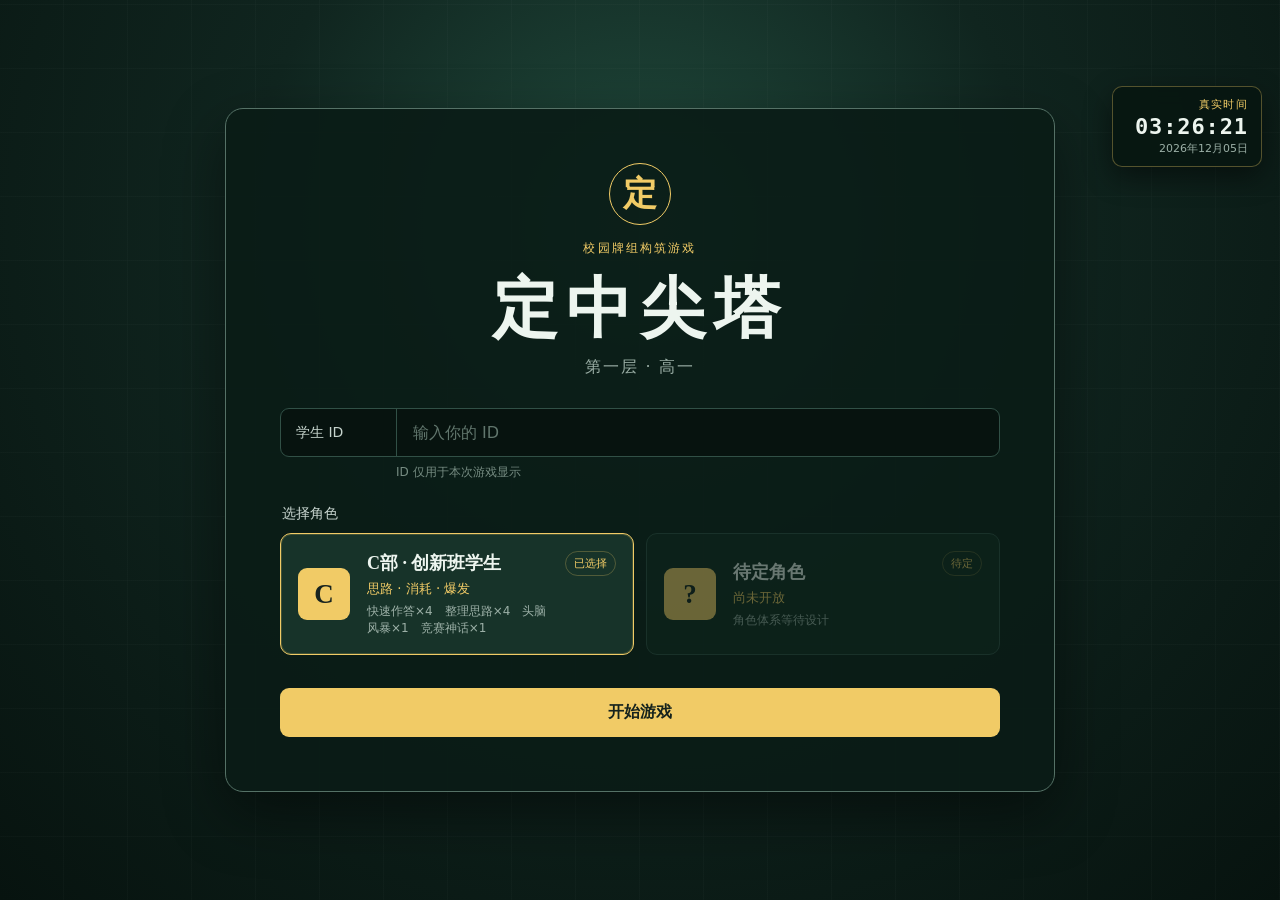
<file: 定中尖塔.html>
<!doctype html>
<html lang="zh-CN">
<head>
  <meta charset="utf-8">
  <meta name="viewport" content="width=device-width, initial-scale=1">
  <meta name="theme-color" content="#10251f">
  <meta name="description" content="定州中学校园题材文字卡牌游戏地图原型">
  <title>定中尖塔 · 单文件版</title>
  <link rel="icon" type="image/svg+xml" href="data:image/svg+xml,%3Csvg xmlns='http://www.w3.org/2000/svg' viewBox='0 0 64 64'%3E%3Crect width='64' height='64' rx='13' fill='%23112620'/%3E%3Ctext x='32' y='44' text-anchor='middle' font-size='38' fill='%23f5d06f' font-family='serif'%3E定%3C/text%3E%3C/svg%3E">
  <style>
:root{--ink:#edf5ef;--muted:#9cb0a7;--deep:#07130f;--green:#10251f;--line:#315046;--gold:#f1cb66;--shadow:0 22px 60px #0007}
*{box-sizing:border-box}html,body{margin:0;min-height:100%;background:var(--deep);color:var(--ink);font-family:"Microsoft YaHei","PingFang SC",system-ui,sans-serif}button,input{font:inherit}button{color:inherit}.start-screen,.map-screen,.node-screen{min-height:100vh;background:radial-gradient(circle at 50% 25%,#214b3d 0,#10251f 42%,#07130f 100%);position:relative}.start-screen:before,.map-screen:before,.node-screen:before{content:"";position:fixed;inset:0;pointer-events:none;opacity:.045;background:repeating-linear-gradient(90deg,transparent 0 63px,#fff 64px),repeating-linear-gradient(0deg,transparent 0 63px,#fff 64px)}
.start-screen{display:grid;place-items:center;padding:34px 18px}.start-card{width:min(830px,100%);border:1px solid #557166;background:#0a1c17e8;border-radius:18px;padding:clamp(28px,5vw,54px);box-shadow:var(--shadow);position:relative}.seal{width:62px;height:62px;margin:0 auto 15px;display:grid;place-items:center;border:1px solid var(--gold);border-radius:50%;font:700 34px serif;color:var(--gold)}.eyebrow{margin:0;color:var(--gold);font-size:12px;letter-spacing:.18em}.start-card>.eyebrow,.start-card>h1,.chapter{text-align:center}.start-card>h1{font:700 clamp(38px,7vw,66px) serif;letter-spacing:.12em;margin:7px 0 3px}.chapter{color:var(--muted);margin:0 0 30px;letter-spacing:.12em}
.id-field{display:grid;grid-template-columns:100px 1fr;align-items:center;border:1px solid var(--line);border-radius:9px;background:#07130f;padding:0 15px}.id-field span{color:#c6d4cd;font-size:14px}.id-field input{width:100%;border:0;border-left:1px solid var(--line);background:transparent;color:#fff;padding:14px 16px;outline:none;font-size:16px}.id-field:focus-within{border-color:var(--gold)}.id-field input::placeholder{color:#61766d}.field-hint{margin:7px 0 24px 116px;color:#768c82;font-size:12px}fieldset{margin:0;padding:0;border:0}legend{font-size:14px;color:#cbd8d2;margin-bottom:10px}.role-grid{display:grid;grid-template-columns:1fr 1fr;gap:12px}.role-card{position:relative;display:grid;grid-template-columns:56px 1fr auto;align-items:center;gap:13px;min-height:112px;padding:17px;border:1px solid var(--line);border-radius:11px;background:#112920;cursor:pointer}.role-card input{position:absolute;opacity:0}.role-card.selected{border-color:var(--gold);box-shadow:inset 0 0 0 1px #f1cb6633;background:#173329}.role-card.locked{opacity:.42;cursor:not-allowed}.role-letter{display:grid;place-items:center;width:52px;height:52px;border-radius:9px;background:var(--gold);color:#17231f;font:800 27px serif}.role-copy{display:grid;gap:5px}.role-copy strong{font-family:serif;font-size:18px}.role-copy small{color:var(--gold)}.role-copy em{font-style:normal;color:var(--muted);font-size:12px}.chosen{align-self:start;font-size:11px;color:var(--gold);border:1px solid #f1cb6644;border-radius:99px;padding:4px 8px}.form-error{height:20px;margin:10px 0 3px;text-align:center;color:#e48b80;font-size:13px}.primary-button{display:block;width:100%;border:0;border-radius:9px;background:var(--gold);color:#16231d;padding:14px 22px;font-weight:800;cursor:pointer}.primary-button:hover{filter:brightness(1.08);transform:translateY(-1px)}
.topbar{height:74px;display:grid;grid-template-columns:1fr auto 1fr;align-items:center;padding:0 clamp(16px,3vw,46px);border-bottom:1px solid #ffffff18;background:#071611dd;backdrop-filter:blur(9px);position:sticky;top:0;z-index:20}.brand{display:flex;align-items:center;gap:11px}.brand-mark{display:grid;place-items:center;width:40px;height:40px;border:1px solid var(--gold);border-radius:50%;color:var(--gold);font:700 23px serif}.brand div{display:grid}.brand strong{font:700 17px serif;letter-spacing:.1em}.brand small{color:var(--muted);margin-top:3px}.route-title{text-align:center;display:grid;gap:2px}.route-title small{color:var(--gold);font-size:11px;letter-spacing:.16em}.route-title strong{font:700 17px serif}.text-button{justify-self:end;background:transparent;border:1px solid var(--line);border-radius:7px;padding:8px 12px;cursor:pointer}.text-button:hover{border-color:var(--gold);color:var(--gold)}
.map-layout{display:grid;grid-template-columns:230px minmax(420px,760px) 230px;gap:18px;justify-content:center;align-items:start;padding:22px clamp(14px,3vw,42px) 30px;position:relative}.panel{border:1px solid var(--line);background:#0a1b16d9;border-radius:13px;box-shadow:var(--shadow)}.profile-panel,.legend-panel{padding:20px;position:sticky;top:96px}.profile-head{display:flex;align-items:center;gap:10px}.role-letter.small{width:42px;height:42px;font-size:22px}.profile-head div{display:grid}.profile-head small{color:var(--muted);font-size:11px}.profile-head strong{margin-top:2px;overflow-wrap:anywhere}.profile-panel h2,.legend-panel h2{font:700 20px serif;margin:18px 0}.status-line{display:flex;justify-content:space-between;font-size:13px;margin-bottom:7px}.status-bar{height:7px;border-radius:99px;background:#0008;overflow:hidden}.status-bar i{display:block;width:100%;height:100%;background:#65ad87}.run-stats{display:grid;grid-template-columns:1fr 1fr;gap:8px;margin:18px 0}.run-stats div{border:1px solid var(--line);border-radius:7px;padding:10px}.run-stats dt{font-size:11px;color:var(--muted)}.run-stats dd{margin:4px 0 0;color:var(--gold);font:700 18px serif}.deck-note{display:grid;gap:5px;border-top:1px solid var(--line);padding-top:15px;font-size:13px}.deck-note small{color:var(--muted);margin-bottom:3px}
.map-panel{overflow:hidden}.map-heading{min-height:88px;display:flex;align-items:center;justify-content:space-between;padding:17px 22px;border-bottom:1px solid var(--line);background:#0d211b}.map-heading h1{font:700 25px serif;margin:5px 0 0}.map-viewport{height:calc(100vh - 230px);min-height:540px;overflow:auto;background:linear-gradient(#102c24aa,#071511ee);scrollbar-color:#49685b #07130f}.map-canvas{position:relative;width:100%;min-width:390px}.route-lines{position:absolute;inset:0;width:100%;height:100%;z-index:0}.route-line{stroke:#416156;stroke-width:2.2;stroke-dasharray:5 7;vector-effect:non-scaling-stroke}.route-line.visited{stroke:var(--gold);stroke-dasharray:none;stroke-width:3}
.map-node{position:absolute;z-index:2;transform:translate(-50%,-50%);display:grid;place-items:center;width:56px;height:56px;border-radius:50%;border:2px solid #577267;background:#102920;color:#c9d8d1;cursor:not-allowed;box-shadow:0 8px 20px #0008;transition:.18s}.map-node .glyph{font:800 17px serif}.map-node small{position:absolute;top:60px;width:82px;text-align:center;color:#8fa49b;font-size:11px}.map-node.available{cursor:pointer;border-color:var(--gold);color:#fff;background:#1b4034;box-shadow:0 0 0 5px #f1cb6611,0 0 24px #f1cb6644}.map-node.available:hover,.map-node.available:focus-visible{transform:translate(-50%,-50%) scale(1.1);outline:0}.map-node.current{border-color:#fff;background:var(--gold);color:#14221c}.map-node.visited{border-color:#806f43;background:#243027;color:#a9976d}.map-node.battle.available{background:#4b2925}.map-node.dorm.available{background:#274c3d}.map-node.canteen.available{background:#724a20}.map-node.event.available{background:#493957}.map-node.sport.available{background:#25465b}.map-node.boss{width:66px;height:66px;border-radius:12px;transform:translate(-50%,-50%) rotate(45deg);border-color:#a86459;background:#41221e}.map-node.boss .glyph{transform:rotate(-45deg);font-size:19px}.map-node.boss small{transform:rotate(-45deg);top:70px;left:25px}.map-node.boss.available{border-color:var(--gold);background:#66322b}.map-tip{margin:0;padding:13px 20px;border-top:1px solid var(--line);color:var(--muted);font-size:12px;text-align:center;background:#091914}
.legend-list{list-style:none;margin:0;padding:0;display:grid;gap:12px}.legend-list li{display:flex;align-items:center;gap:10px}.node-sample{display:grid;place-items:center;width:36px;height:36px;border-radius:50%;border:1px solid #759083;font:700 13px serif}.node-sample.battle{background:#4b2925}.node-sample.dorm{background:#274c3d}.node-sample.canteen{background:#724a20}.node-sample.event{background:#493957}.node-sample.sport{background:#25465b}.node-sample.boss{border-radius:8px;background:#66322b}.legend-list div{display:grid}.legend-list strong{font-size:14px}.legend-list small{color:var(--muted);font-size:11px;margin-top:2px}.placeholder-note{margin-top:22px;padding:13px;border:1px solid #f1cb6638;border-radius:8px;background:#f1cb6608}.placeholder-note strong{color:var(--gold);font-size:13px}.placeholder-note p{color:var(--muted);font-size:12px;line-height:1.6;margin:6px 0 0}
.modal{position:fixed;inset:0;z-index:30;display:grid;place-items:center;background:#030c09df;backdrop-filter:blur(7px)}.modal[hidden],[hidden]{display:none!important}.modal-card{width:min(410px,calc(100% - 32px));text-align:center;padding:35px;border:1px solid var(--gold);border-radius:14px;background:#112820;box-shadow:var(--shadow)}.modal-card h2{font:700 30px serif;margin:10px}.modal-card>p:not(.eyebrow){color:var(--muted);line-height:1.6}.modal-card .primary-button{margin-top:20px}
.battle-screen,.reward-screen{min-height:100vh;background:radial-gradient(circle at 50% 25%,#214b3d 0,#10251f 42%,#07130f 100%);position:relative}.battle-screen:before,.reward-screen:before{content:"";position:fixed;inset:0;pointer-events:none;opacity:.045;background:repeating-linear-gradient(90deg,transparent 0 63px,#fff 64px),repeating-linear-gradient(0deg,transparent 0 63px,#fff 64px)}
.battle-header-id{justify-self:end;color:var(--muted);font-size:13px}.battle-header-id strong{color:var(--ink)}.battle-board{min-height:480px;display:grid;grid-template-columns:230px minmax(390px,680px) 230px;gap:24px;align-items:center;justify-content:center;padding:26px clamp(16px,3vw,44px) 18px;position:relative}.combatant-panel,.combat-rules{padding:20px}.combatant-panel h2,.combat-rules h2{font:700 21px serif;margin:8px 0 20px}.combat-values{display:grid;grid-template-columns:1fr 1fr;gap:8px;margin-top:17px}.combat-values span{border:1px solid var(--line);border-radius:7px;padding:10px;font-size:12px;color:var(--muted)}.combat-values b{display:block;color:var(--ink);font-size:18px;margin-top:3px}.power-list{display:flex;flex-wrap:wrap;gap:6px;margin-top:14px;min-height:28px}.power-list span{border:1px solid #b89a5066;border-radius:99px;padding:5px 8px;color:#ecd385;font-size:11px}.power-list small{color:var(--muted)}
.enemy-zone{display:grid;justify-items:center;position:relative}.intent-card{min-width:220px;text-align:center;border:1px solid #bb695e66;background:#371e1bdd;border-radius:9px;padding:10px 16px;margin-bottom:12px}.intent-card span{display:block;color:#d89b93;font-size:11px;letter-spacing:.16em}.intent-card strong{display:block;font:700 17px serif;margin:3px}.intent-card p{margin:0;color:#f1c3bc;font-size:13px}.quiz-enemy{width:min(440px,100%);text-align:center;border:1px solid #5a756a;border-radius:15px;background:linear-gradient(145deg,#1a3e33,#0c211a);padding:28px;box-shadow:0 25px 65px #0008,inset 0 1px #ffffff12;transition:.18s}.quiz-enemy.hit{animation:enemyHit .28s}.quiz-enemy h1{font:700 clamp(32px,5vw,50px) serif;margin:8px 0}.quiz-enemy>p:not(.eyebrow){color:var(--muted);font-family:serif}.enemy-statuses{display:flex;justify-content:center;gap:8px;min-height:31px;margin:15px 0}.enemy-statuses span{border:1px solid #a98ac266;background:#352942;border-radius:7px;padding:6px 9px;font-size:12px}.enemy-statuses span:last-child{border-color:#6598b766;background:#253d4c}.enemy-hp-row{display:grid;grid-template-columns:auto 1fr auto;gap:10px;align-items:center;color:var(--muted);font-size:12px}.status-bar.enemy i{background:linear-gradient(90deg,#ac4138,#df7767)}.battle-float{position:absolute;top:48%;z-index:4;color:var(--gold);font-size:28px;font-weight:800;opacity:0;pointer-events:none}.battle-float.show{animation:floatUp .7s}.battle-log{height:22px;color:var(--muted);font-size:13px;margin:14px 0 0;text-align:center}.combat-rules>p:not(.eyebrow){font-size:13px;line-height:1.6;color:var(--muted)}.combat-rules dl{display:grid;grid-template-columns:1fr 1fr;gap:7px}.combat-rules dl div{border:1px solid var(--line);border-radius:7px;padding:9px}.combat-rules dt{font-size:10px;color:var(--muted)}.combat-rules dd{margin:3px 0 0;color:var(--gold);font:700 18px serif}
.battle-desk{display:grid;grid-template-columns:90px 1fr 130px;align-items:end;gap:18px;min-height:240px;padding:16px clamp(16px,3vw,44px) 20px;border-top:1px solid #ffffff17;background:#071511dd}.energy-orb{align-self:center;display:flex;align-items:center;gap:6px}.energy-orb strong{display:grid;place-items:center;width:60px;height:60px;border:2px solid var(--gold);border-radius:50%;background:#18352b;color:var(--gold);font:800 27px serif}.energy-orb small{color:var(--muted);font-size:11px}.battle-hand{display:flex;justify-content:center;align-items:flex-end;gap:9px;min-width:0;overflow-x:auto;padding:16px 4px}.battle-card{position:relative;width:132px;min-width:132px;min-height:184px;padding:14px 12px 11px;border:1px solid #8f8066;border-radius:10px;background:linear-gradient(150deg,#f6efdf,#dcd0b6);color:#27312d;box-shadow:0 9px 22px #0007;cursor:pointer;text-align:left;transition:.15s}.battle-card:hover:not(:disabled),.battle-card:focus-visible:not(:disabled){transform:translateY(-12px);outline:2px solid var(--gold);z-index:3}.battle-card:disabled{filter:grayscale(.65) brightness(.64);cursor:not-allowed}.battle-card.skill{background:linear-gradient(150deg,#edf3f2,#c7d9da);border-color:#718fa1}.battle-card.power{background:linear-gradient(150deg,#eee7f4,#d1bddc);border-color:#8e70a0}.battle-card .card-cost{position:absolute;top:-10px;left:-8px;display:grid;place-items:center;width:33px;height:33px;border-radius:50%;background:#204b3e;color:#fff;border:2px solid #77aa99;font-weight:800}.battle-card .card-meta{margin:2px 0 18px 17px;color:#6b665d;font-size:10px;letter-spacing:.12em}.battle-card h3{font:800 17px serif;text-align:center;margin:0 0 11px}.battle-card .card-text{font-size:12px;line-height:1.5;margin:0}.battle-card .keyword{display:block;margin-top:8px;color:#7c4a3e;font-weight:700}.end-turn{align-self:center;border:1px solid #bb9c52;background:#46381a;color:#fff5d8;border-radius:9px;padding:14px 10px;cursor:pointer}.end-turn:disabled{opacity:.45;cursor:not-allowed}.end-turn strong,.end-turn span{display:block}.end-turn span{font-size:10px;color:#d6c99f;margin-top:4px}
.reward-screen{display:grid;place-items:center;padding:28px}.reward-panel{width:min(900px,100%);padding:34px;text-align:center}.reward-panel h1{font:700 36px serif;margin:8px}.reward-copy{color:var(--muted)}.reward-cards{display:grid;grid-template-columns:repeat(3,1fr);gap:18px;margin:28px 0}.reward-option{display:grid;gap:12px;justify-items:center}.reward-option .battle-card{width:100%;max-width:220px;min-height:235px}.reward-option button:last-child{width:min(180px,100%)}.rarity-common{color:#68756f}.rarity-uncommon{color:#397ca2}.rarity-rare{color:#9a5eb0}.meal-reward{display:flex;justify-content:center;align-items:center;gap:13px;border-top:1px solid var(--line);padding-top:20px;color:var(--muted)}.meal-reward strong{color:var(--gold);font:800 28px serif}
.selection-card{width:min(720px,calc(100% - 32px));text-align:left}.selection-card h2,.selection-card>p{text-align:center}.selection-cards{display:flex;gap:10px;overflow-x:auto;padding:15px 3px}.selection-cards .battle-card{min-height:165px}.selection-cards .battle-card.chosen-card{outline:3px solid var(--gold);transform:translateY(-5px)}.selection-actions{display:flex;justify-content:center;gap:10px}.selection-actions .text-button,.selection-actions .primary-button{width:auto;margin:0;padding:11px 25px}.selection-actions .primary-button:disabled{opacity:.4;cursor:not-allowed}
.node-stage{position:relative;width:min(980px,calc(100% - 32px));margin:0 auto;padding:70px 0}.node-intro{text-align:center;margin-bottom:34px}.node-intro h1{font:700 clamp(30px,5vw,48px) serif;margin:9px 0}.node-intro>p:last-child{color:var(--muted)}.choice-grid{display:grid;grid-template-columns:1fr 1fr;gap:22px}.choice-card{position:relative;min-height:390px;padding:42px 38px 34px;border:1px solid var(--line);border-radius:16px;background:#0b1d18e8;box-shadow:var(--shadow);overflow:hidden}.choice-card:before{content:"";position:absolute;inset:0;background:linear-gradient(140deg,#ffffff08,transparent 48%);pointer-events:none}.choice-card .choice-mark{display:grid;place-items:center;width:72px;height:72px;border:1px solid var(--gold);border-radius:50%;color:var(--gold);font:800 34px serif;margin-bottom:27px}.choice-card h2{font:700 31px serif;margin:8px 0 20px}.choice-card p:not(.eyebrow){min-height:55px;color:#c6d3cd;line-height:1.7}.choice-card small{display:block;min-height:40px;color:var(--muted)}.choice-card .primary-button{margin-top:30px}.study-choice{border-color:#6f597b}.study-choice .choice-mark{border-color:#b894c9;color:#d2aedf}.study-choice .primary-button{background:#b894c9}
.shop-stage{position:relative;width:min(1160px,calc(100% - 32px));margin:0 auto;padding:36px 0 70px}.shop-heading{display:flex;align-items:end;justify-content:space-between;border-bottom:1px solid var(--line);padding-bottom:22px}.shop-heading h1{font:700 38px serif;margin:7px 0 0}.shop-heading>p{display:flex;gap:7px;flex-wrap:wrap;justify-content:flex-end}.color-key{border:1px solid;border-radius:99px;padding:5px 9px;font-size:11px}.color-key.c{color:#77c29a}.color-key.a{color:#dc7e72}.color-key.b{color:#75a8d3}.color-key.n{color:#c5c5c5}.shop-section{margin-top:30px}.section-title{display:flex;align-items:end;justify-content:space-between;margin-bottom:12px}.section-title h2{font:700 22px serif;margin:0}.section-title small{color:var(--muted)}.shop-grid{display:grid;gap:12px}.card-goods{grid-template-columns:repeat(5,1fr)}.compact-goods{grid-template-columns:repeat(3,1fr)}.shop-item{position:relative;min-height:145px;padding:18px;border:1px solid #47725d;border-radius:11px;background:linear-gradient(145deg,#173a2c,#0b2119);display:flex;flex-direction:column}.shop-item.colorless{border-color:#777;background:linear-gradient(145deg,#333,#191919)}.shop-item.placeholder{border-style:dashed;opacity:.8}.shop-item h3{font:700 17px serif;margin:7px 0}.shop-item p{color:var(--muted);font-size:12px;line-height:1.55;margin:0 0 15px}.shop-item .shop-bottom{display:flex;align-items:center;justify-content:space-between;margin-top:auto;gap:8px}.shop-price{color:var(--gold);font-weight:800}.shop-buy{border:1px solid #72aa8f;background:#193e2f;border-radius:7px;padding:7px 10px;cursor:pointer}.shop-buy:disabled{opacity:.4;cursor:not-allowed}.shop-item.sold{filter:grayscale(.8);opacity:.55}.binge-panel{margin-top:34px;padding:24px 28px;display:flex;align-items:center;justify-content:space-between;gap:24px}.binge-panel h2{font:700 23px serif;margin:6px 0}.binge-panel p{margin:0;color:var(--muted)}.binge-panel strong{color:var(--gold)}.binge-panel .primary-button{width:auto;min-width:210px}.card-goods .shop-item{min-height:210px}.card-goods .shop-item .rarity-tag{color:var(--gold);font-size:10px;letter-spacing:.12em}.card-goods .shop-item p{flex:1}
.battle-card.class-card{background:linear-gradient(150deg,#dff1e7,#a9cdb8);border-color:#4b8b68}.battle-card.upgraded{box-shadow:0 0 0 2px #f1cb6688,0 9px 22px #0007}.deck-empty{text-align:center;color:var(--muted);width:100%;padding:28px}
@keyframes enemyHit{25%{transform:translateX(-8px)}60%{transform:translateX(6px)}100%{transform:none}}@keyframes floatUp{0%{opacity:0;transform:translateY(10px)}25%{opacity:1}100%{opacity:0;transform:translateY(-38px)}}
@media(max-width:1060px){.map-layout{grid-template-columns:190px minmax(420px,1fr)}.legend-panel{display:none}}
@media(max-width:1060px){.battle-board{grid-template-columns:190px minmax(390px,1fr)}.combat-rules{display:none}}
@media(max-width:760px){.role-grid{grid-template-columns:1fr}.topbar{grid-template-columns:1fr auto}.route-title{display:none}.map-layout{display:block;padding:10px}.profile-panel{position:static;display:grid;grid-template-columns:1fr 1fr;gap:8px;margin-bottom:10px;padding:13px}.profile-panel h2{display:none}.status-line{align-self:end}.status-bar{grid-column:2}.run-stats{grid-column:1/-1;margin:4px 0}.deck-note{display:none}.map-viewport{height:calc(100vh - 322px);min-height:480px}.map-heading{min-height:72px;padding:12px 15px}.map-heading h1{font-size:20px}}
@media(max-width:760px){.battle-header-id{font-size:11px}.battle-board{display:block;min-height:auto;padding:12px}.combatant-panel{display:grid;grid-template-columns:auto 1fr;gap:8px;margin-bottom:10px;padding:12px}.combatant-panel .eyebrow,.combatant-panel h2{display:none}.combatant-panel .status-line{align-self:end}.combatant-panel .status-bar{grid-column:2}.combat-values{grid-column:1/-1;margin-top:2px}.power-list{grid-column:1/-1;margin-top:2px}.quiz-enemy{padding:20px}.quiz-enemy h1{font-size:34px}.battle-desk{grid-template-columns:68px 1fr;min-height:235px;padding:8px}.battle-hand{justify-content:flex-start}.end-turn{grid-column:1/-1;justify-self:center;width:160px;padding:10px}.reward-cards{grid-template-columns:1fr;max-height:62vh;overflow:auto}.reward-option{grid-template-columns:1fr auto;align-items:center;text-align:left}.reward-option .battle-card{max-width:none;min-height:180px}.reward-option button:last-child{width:110px}}
@media(max-width:900px){.card-goods{grid-template-columns:repeat(3,1fr)}.compact-goods{grid-template-columns:repeat(2,1fr)}}
@media(max-width:760px){.node-stage{padding:34px 0}.choice-grid{grid-template-columns:1fr}.choice-card{min-height:auto;padding:27px}.shop-heading{align-items:start;gap:16px}.shop-heading>p{display:none}.card-goods,.compact-goods{grid-template-columns:1fr 1fr}.binge-panel{align-items:stretch;flex-direction:column}.binge-panel .primary-button{width:100%}}
@media(max-width:520px){.card-goods,.compact-goods{grid-template-columns:1fr}.section-title small{display:none}}
@media(max-width:560px){.start-card{padding:25px 16px}.start-card>h1{font-size:42px}.id-field{grid-template-columns:76px 1fr;padding-left:10px}.field-hint{margin-left:88px}.role-card{grid-template-columns:45px 1fr;padding:13px;min-height:102px}.role-letter{width:42px;height:42px}.chosen{display:none}.role-copy strong{font-size:16px}.topbar{height:62px;padding:0 12px}.brand small{display:none}.map-layout{padding:8px}.profile-panel{margin-bottom:8px}.map-viewport{height:calc(100vh - 295px)}.map-node{width:50px;height:50px}.map-node small{top:54px}.map-tip{padding:10px;font-size:11px}}
@media(prefers-reduced-motion:reduce){*{transition-duration:.01ms!important}}
.game-clock{position:fixed;z-index:28;right:18px;top:86px;width:150px;padding:10px 13px;border:1px solid #f1cb6655;border-radius:10px;background:#071611e8;box-shadow:0 10px 28px #0007;backdrop-filter:blur(9px);display:grid;gap:2px;text-align:right;pointer-events:none}.game-clock span{color:var(--gold);font-size:11px;letter-spacing:.12em}.game-clock strong{font:800 22px ui-monospace,Consolas,monospace;letter-spacing:.04em}.game-clock small{color:var(--muted);font-size:11px}.deck-button{width:100%;margin-top:14px;border:1px solid #f1cb6670;border-radius:8px;background:#f1cb6610;color:var(--gold);padding:10px;cursor:pointer;font-weight:700}.deck-button:hover{background:#f1cb6620;border-color:var(--gold)}.deck-view-card{width:min(1050px,calc(100% - 32px));max-height:88vh;text-align:left;padding:26px}.deck-view-head{display:flex;align-items:center;justify-content:space-between;gap:20px;border-bottom:1px solid var(--line);padding-bottom:16px}.deck-view-head h2{margin:5px 0 0;text-align:left;font-size:27px}.deck-view-head .text-button{justify-self:auto}.deck-view-tools{display:flex;align-items:center;justify-content:space-between;gap:18px;padding:14px 0}.deck-view-tools p{margin:0;color:var(--muted);font-size:13px}.preview-toggle{border:1px solid #9b78ac;border-radius:99px;background:#392b42;color:#e3caeb;padding:9px 14px;cursor:pointer;white-space:nowrap}.preview-toggle[aria-pressed="true"]{border-color:var(--gold);background:#5c491f;color:#fff0bb}.deck-view-grid{display:grid;grid-template-columns:repeat(5,minmax(130px,1fr));gap:13px;max-height:62vh;overflow:auto;padding:14px 8px 18px}.deck-view-grid .battle-card{width:100%;min-width:0;min-height:205px;cursor:default}.deck-view-grid .battle-card:hover{transform:none;outline:0}.deck-view-grid .previewing{box-shadow:0 0 0 2px #9b78ac,0 9px 22px #0007}.preview-label{display:block;margin-top:8px;color:#744487;font-weight:800}
@media(max-width:900px){.deck-view-grid{grid-template-columns:repeat(3,minmax(130px,1fr))}.game-clock{right:10px;top:78px}}
@media(max-width:600px){.game-clock{top:70px;right:8px;bottom:auto;width:128px;padding:7px 9px}.game-clock strong{font-size:18px}.game-clock small{display:none}.deck-view-card{padding:18px 13px}.deck-view-tools{align-items:stretch;flex-direction:column}.deck-view-grid{grid-template-columns:1fr 1fr;gap:9px}.deck-view-grid .battle-card{min-height:185px}.deck-view-head h2{font-size:21px}}
.event-stage{display:grid;place-items:center;min-height:calc(100vh - 74px)}.event-card{width:min(560px,100%);padding:48px;text-align:center}.event-mark{display:grid;place-items:center;width:82px;height:82px;margin:0 auto 25px;border:2px solid #b394c3;border-radius:50%;background:#352942;color:#e0c2ed;font:800 42px serif}.event-card h1{font:700 36px serif;margin:10px}.event-card>p:not(.eyebrow){color:var(--muted);font-size:16px}.event-card>small{display:block;color:#758a80;margin:18px 0 28px}.sport-stage{width:min(1180px,calc(100% - 32px))}.sport-choice-grid{grid-template-columns:repeat(3,1fr)}.sport-choice{min-height:365px;padding:34px 28px}.sport-choice:nth-child(2){border-color:#a95f55}.sport-choice:nth-child(2) .choice-mark{border-color:#d7796c;color:#ed9a8f}.sport-choice:nth-child(3){border-color:#557fa5}.sport-choice:nth-child(3) .choice-mark{border-color:#76a9d3;color:#a8d2f3}.sport-choice strong{color:var(--gold)}
@media(max-width:900px){.sport-choice-grid{grid-template-columns:1fr}.sport-choice{min-height:auto}}
@media(max-width:600px){.event-card{padding:32px 20px}.event-card h1{font-size:29px}.sport-stage{padding-top:28px}}
.map-node.exam.available{background:#704028;border-color:#ffb266;box-shadow:0 0 0 5px #ff9b3d18,0 0 28px #ff8a3055}.node-sample.exam{background:#704028;border-color:#d99055}.run-relics{display:flex;flex-wrap:wrap;gap:6px;margin-top:12px;padding-top:12px;border-top:1px solid var(--line)}.run-relics span{border:1px solid #d1aa5766;border-radius:99px;padding:5px 8px;color:#f0d28a;font-size:11px}.run-relics small{color:var(--muted)}.relic-reward-panel{max-width:560px}.relic-reward-card{margin:28px auto;width:min(380px,100%);padding:28px;border:1px solid #d1aa57;border-radius:13px;background:linear-gradient(145deg,#3e3019,#17140d);text-align:left}.relic-reward-card h2{font:700 27px serif;margin:8px 0}.relic-reward-card p{color:#d9c89d;line-height:1.7}.relic-reward-card small{color:var(--gold)}.shop-item.relic-item{border-color:#b69248;background:linear-gradient(145deg,#3b301c,#18150e)}.shop-item.colorless-card{border-color:#9a9a9a;background:linear-gradient(145deg,#424242,#202020)}.battle-card.colorless-card{background:linear-gradient(150deg,#ececec,#bdbdbd);border-color:#777}
.relic-detail-button{margin-top:9px}.pile-view-button{width:100%;display:flex;align-items:end;justify-content:space-between;gap:5px;padding:0;border:0;background:transparent;color:var(--gold);cursor:pointer;text-align:left}.pile-view-button b{font:700 18px serif}.pile-view-button small{color:var(--muted);font-size:9px}.pile-view-button:hover small{color:var(--gold)}.collection-card{width:min(1040px,calc(100% - 32px));max-height:88vh;text-align:left;padding:26px}.collection-head{display:flex;align-items:center;justify-content:space-between;gap:20px;border-bottom:1px solid var(--line);padding-bottom:15px}.collection-head h2{margin:5px 0 0;text-align:left;font-size:27px}.collection-card>p{margin:14px 0 0;color:var(--muted);font-size:13px}.collection-grid{display:grid;grid-template-columns:repeat(5,minmax(130px,1fr));gap:13px;max-height:62vh;overflow:auto;padding:18px 8px}.collection-grid .battle-card{width:100%;min-width:0;min-height:205px;cursor:default;filter:none}.collection-grid .battle-card:hover{transform:none;outline:0}.collection-empty{grid-column:1/-1;text-align:center;color:var(--muted);padding:32px}.relic-detail-grid{grid-template-columns:repeat(3,1fr)}.relic-detail-item{min-height:150px;padding:20px;border:1px solid #b69248;border-radius:11px;background:linear-gradient(145deg,#3b301c,#18150e)}.relic-detail-item small{color:var(--gold)}.relic-detail-item h3{font:700 20px serif;margin:8px 0}.relic-detail-item p{color:#d9c89d;font-size:13px;line-height:1.65;margin:0}
@media(max-width:760px){.collection-grid{grid-template-columns:1fr 1fr;gap:9px}.relic-detail-grid{grid-template-columns:1fr}.collection-card{padding:18px 13px}.collection-head h2{font-size:21px}}

  </style>
</head>
<body>
  <aside class="game-clock" aria-label="当前真实时间">
    <span>真实时间</span>
    <strong id="realTime">00:00:00</strong>
    <small id="realDate">0000年00月00日</small>
  </aside>
  <main id="startScreen" class="start-screen">
    <section class="start-card" aria-labelledby="gameTitle">
      <div class="seal" aria-hidden="true">定</div>
      <p class="eyebrow">校园牌组构筑游戏</p>
      <h1 id="gameTitle">定中尖塔</h1>
      <p class="chapter">第一层 · 高一</p>
      <form id="startForm" novalidate>
        <label class="id-field" for="playerId"><span>学生 ID</span><input id="playerId" name="playerId" maxlength="16" autocomplete="off" placeholder="输入你的 ID" aria-describedby="idHint"></label>
        <p id="idHint" class="field-hint">ID 仅用于本次游戏显示</p>
        <fieldset>
          <legend>选择角色</legend>
          <div class="role-grid">
            <label class="role-card selected">
              <input type="radio" name="role" value="c" checked>
              <span class="role-letter">C</span>
              <span class="role-copy"><strong>C部 · 创新班学生</strong><small>思路 · 消耗 · 爆发</small><em>快速作答×4　整理思路×4　头脑风暴×1　竞赛神话×1</em></span>
              <span class="chosen">已选择</span>
            </label>
            <div class="role-card locked" aria-disabled="true">
              <span class="role-letter">?</span>
              <span class="role-copy"><strong>待定角色</strong><small>尚未开放</small><em>角色体系等待设计</em></span>
              <span class="chosen">待定</span>
            </div>
          </div>
        </fieldset>
        <p class="form-error" id="formError" aria-live="polite"></p>
        <button class="primary-button" type="submit">开始游戏</button>
      </form>
    </section>
  </main>

  <main id="mapScreen" class="map-screen" hidden>
    <header class="topbar">
      <div class="brand"><span class="brand-mark">定</span><div><strong>定中尖塔</strong><small>第一层 · 高一</small></div></div>
      <div class="route-title"><small>路线规划</small><strong id="routeStatus">从教学楼入口出发</strong></div>
      <button id="newRun" class="text-button" type="button">返回选角</button>
    </header>
    <div class="map-layout">
      <aside class="profile-panel panel">
        <div class="profile-head"><span class="role-letter small">C</span><div><small>玩家 ID</small><strong id="displayId"></strong></div></div>
        <h2>C部 · 创新班学生</h2>
        <div class="status-line"><span>专注</span><b>80 / 80</b></div>
        <div class="status-bar"><i></i></div>
        <dl class="run-stats">
          <div><dt>当前阶段</dt><dd id="floorText">入口</dd></div>
          <div><dt>已通过</dt><dd id="visitedText">0</dd></div>
          <div><dt>饭卡价值</dt><dd id="mealText">400</dd></div>
          <div><dt>牌组</dt><dd id="deckCount">10</dd></div>
          <div><dt>力量</dt><dd id="strengthText">0</dd></div>
          <div><dt>敏捷</dt><dd id="dexterityText">0</dd></div>
          <div><dt>圣遗物</dt><dd id="relicCount">0</dd></div>
        </dl>
        <div class="deck-note"><small>初始牌组 · 10张</small><span>快速作答×4　整理思路×4</span><span>头脑风暴×1　竞赛神话×1</span></div>
        <button id="inspectDeck" class="deck-button" type="button">查看当前牌组</button>
        <div id="relicList" class="run-relics"><small>暂无圣遗物</small></div>
        <button id="inspectRelics" class="deck-button relic-detail-button" type="button">查看圣遗物详情</button>
      </aside>
      <section class="map-panel panel" aria-labelledby="mapTitle">
        <div class="map-heading"><div><p class="eyebrow">高一学年</p><h1 id="mapTitle">选择前进路线</h1></div><button id="rerollMap" class="text-button" type="button">重新生成</button></div>
        <div id="mapViewport" class="map-viewport">
          <div id="mapCanvas" class="map-canvas" aria-label="随机生成的一层路线地图">
            <svg id="routeLines" class="route-lines" aria-hidden="true"></svg>
            <div id="mapNodes"></div>
          </div>
        </div>
        <p class="map-tip" id="mapTip">选择底部任一亮起的节点开始。进入节点后，只能沿连线继续向上。</p>
      </section>
      <aside class="legend-panel panel">
        <p class="eyebrow">节点类型</p><h2>高一校园</h2>
        <ul class="legend-list">
          <li><span class="node-sample battle">课</span><div><strong>上课</strong><small>战斗节点</small></div></li>
          <li><span class="node-sample exam">月</span><div><strong>月考</strong><small>精英战斗节点</small></div></li>
          <li><span class="node-sample dorm">舍</span><div><strong>宿舍</strong><small>休整节点</small></div></li>
          <li><span class="node-sample canteen">食</span><div><strong>食堂</strong><small>采购节点</small></div></li>
          <li><span class="node-sample event">超</span><div><strong>超市</strong><small>随机节点</small></div></li>
          <li><span class="node-sample sport">体</span><div><strong>操场</strong><small>体育节点</small></div></li>
          <li><span class="node-sample boss">期</span><div><strong>期末</strong><small>本层 Boss</small></div></li>
        </ul>
        <div class="placeholder-note"><strong>当前版本</strong><p>上课、月考、宿舍、食堂、超市与操场节点可交互。期末内容等待设计。</p></div>
      </aside>
    </div>
  </main>

  <main id="dormScreen" class="node-screen dorm-screen" hidden>
    <header class="topbar">
      <div class="brand"><span class="brand-mark">定</span><div><strong>定中尖塔</strong><small>宿舍 · 休整节点</small></div></div>
      <div class="route-title"><small>熄灯之前</small><strong id="restCycleTitle">午休</strong></div>
      <div class="battle-header-id">ID　<strong id="dormPlayerId"></strong></div>
    </header>
    <section class="node-stage">
      <div class="node-intro"><p class="eyebrow">宿舍节点</p><h1>在下一节课前做出选择</h1><p id="dormStatus">安静的宿舍里，时间只够完成1件事。</p></div>
      <div class="choice-grid">
        <article class="choice-card rest-choice">
          <span class="choice-mark">休</span><p class="eyebrow" id="restCycleLabel">午休</p><h2>休息</h2>
          <p>恢复专注上限的 <strong id="restPercent">25%</strong>。</p><small id="restPreview">预计恢复 10 点专注</small>
          <button id="chooseRest" class="primary-button" type="button">开始午休</button>
        </article>
        <article class="choice-card study-choice">
          <span class="choice-mark">修</span><p class="eyebrow">挑灯修读</p><h2>升级1张卡牌</h2>
          <p>从当前牌组选择1张尚未升级的卡牌，强化至本次游戏结束。</p><small>已升级的卡牌会显示“+”</small>
          <button id="chooseUpgrade" class="primary-button" type="button">选择卡牌</button>
        </article>
      </div>
    </section>
  </main>

  <main id="canteenScreen" class="node-screen canteen-screen" hidden>
    <header class="topbar">
      <div class="brand"><span class="brand-mark">定</span><div><strong>定中尖塔</strong><small>食堂 · 采购节点</small></div></div>
      <div class="route-title"><small>今日余额</small><strong>饭卡价值 <span id="shopMeal">0</span></strong></div>
      <button id="leaveCanteen" class="text-button" type="button">离开食堂</button>
    </header>
    <section class="shop-stage">
      <div class="shop-heading"><div><p class="eyebrow">食堂货架</p><h1>C部专属货架</h1></div><p><span class="color-key c">C部绿色</span><span class="color-key a">A部红色</span><span class="color-key b">B部蓝色</span><span class="color-key n">无色</span></p></div>
      <section class="shop-section"><div class="section-title"><h2>角色卡牌</h2><small>5张 · 普通 7 / 罕见 2 / 稀有 1</small></div><div id="classShopCards" class="shop-grid card-goods"></div></section>
      <section class="shop-section"><div class="section-title"><h2>无色卡牌</h2><small>2张 · 普通 7 / 罕见 2 / 稀有 1</small></div><div id="colorlessShopCards" class="shop-grid compact-goods"></div></section>
      <section class="shop-section"><div class="section-title"><h2>圣遗物</h2><small>3件 · 每件 340—360</small></div><div id="relicShopItems" class="shop-grid compact-goods"></div></section>
      <section class="shop-section"><div class="section-title"><h2>食物</h2><small>3种 · 内容与价格待设计</small></div><div id="foodShopItems" class="shop-grid compact-goods"></div></section>
      <section class="binge-panel panel"><div><p class="eyebrow">暴食</p><h2>从牌组移除1张卡牌</h2><p>本次价格 <strong id="bingePrice">150</strong>，每次暴食后价格 +75。</p></div><button id="bingeButton" class="primary-button" type="button">选择要移除的牌</button></section>
    </section>
  </main>

  <main id="eventScreen" class="node-screen event-screen" hidden>
    <header class="topbar">
      <div class="brand"><span class="brand-mark">定</span><div><strong>定中尖塔</strong><small>超市 · 随机节点</small></div></div>
      <div class="route-title"><small>偶遇</small><strong>随机事件</strong></div>
      <div class="battle-header-id">ID　<strong id="eventPlayerId"></strong></div>
    </header>
    <section class="node-stage event-stage">
      <article class="event-card panel">
        <span class="event-mark">?</span>
        <p class="eyebrow">超市随机事件</p>
        <h1 id="eventTitle">未命名事件 01</h1>
        <p>事件内容与选项等待后续设计。</p>
        <small>每次进入超市都会重新抽取1个事件槽位。</small>
        <button id="leaveEvent" class="primary-button" type="button">继续前进</button>
      </article>
    </section>
  </main>

  <main id="sportScreen" class="node-screen sport-screen" hidden>
    <header class="topbar">
      <div class="brand"><span class="brand-mark">定</span><div><strong>定中尖塔</strong><small>操场 · 体育节点</small></div></div>
      <div class="route-title"><small>自由活动</small><strong>选择1项训练</strong></div>
      <div class="battle-header-id">ID　<strong id="sportPlayerId"></strong></div>
    </header>
    <section class="node-stage sport-stage">
      <div class="node-intro"><p class="eyebrow">操场节点</p><h1>今天练什么？</h1><p>选择1项加成，效果持续到本次游戏结束。</p></div>
      <div class="choice-grid sport-choice-grid">
        <article class="choice-card sport-choice"><span class="choice-mark">跑</span><p class="eyebrow">跑步</p><h2>耐力训练</h2><p>最大专注增加 <strong>5</strong>。</p><small>当前专注不变。</small><button class="primary-button sport-option" data-sport="run" type="button">选择跑步</button></article>
        <article class="choice-card sport-choice"><span class="choice-mark">篮</span><p class="eyebrow">篮球</p><h2>力量训练</h2><p>获得 <strong>1</strong> 点力量。</p><small>每点力量使每段攻击伤害 +1。</small><button class="primary-button sport-option" data-sport="basketball" type="button">选择篮球</button></article>
        <article class="choice-card sport-choice"><span class="choice-mark">羽</span><p class="eyebrow">羽毛球</p><h2>敏捷训练</h2><p>获得 <strong>1</strong> 点敏捷。</p><small>每点敏捷使卡牌获得的防御 +1。</small><button class="primary-button sport-option" data-sport="badminton" type="button">选择羽毛球</button></article>
      </div>
    </section>
  </main>

  <main id="battleScreen" class="battle-screen" hidden>
    <header class="topbar">
      <div class="brand"><span class="brand-mark">定</span><div><strong>定中尖塔</strong><small>上课 · 战斗节点</small></div></div>
      <div class="route-title"><small id="battleEncounterTitle">随堂小测</small><strong id="battleTurn">第1回合</strong></div>
      <div class="battle-header-id">ID　<strong id="battlePlayerId"></strong></div>
    </header>
    <section class="battle-board">
      <aside class="combatant-panel panel">
        <span class="role-letter small">C</span>
        <p class="eyebrow">C部 · 创新班学生</p>
        <h2 id="battleRoleName">创新班学生</h2>
        <div class="status-line"><span>专注</span><b id="battleHpText">80 / 80</b></div>
        <div class="status-bar"><i id="battleHpBar"></i></div>
        <div class="combat-values"><span>防御 <b id="battleBlock">0</b></span><span>思路增幅 <b id="nextAttackState">无</b></span><span>力量 <b id="battleStrength">0</b></span><span>敏捷 <b id="battleDexterity">0</b></span></div>
        <div id="powerList" class="power-list"><small>暂无天赋</small></div>
      </aside>

      <section class="enemy-zone">
        <div class="intent-card" aria-live="polite">
          <span>下一步意图</span>
          <strong id="intentName">基础题</strong>
          <p id="intentText">造成6点压力</p>
        </div>
        <article id="quizEnemy" class="quiz-enemy">
          <p class="eyebrow">课堂挑战</p>
          <h1 id="quizTitle">随堂小测</h1>
          <p>“请独立作答，答题过程计入成绩。”</p>
          <div class="enemy-statuses"><span id="enemyThought" hidden>思路 <b>0</b></span><span id="enemyBlock" hidden>防御 <b>0</b></span></div>
          <div class="enemy-hp-row"><span>测验进度</span><div class="status-bar enemy"><i id="quizHpBar"></i></div><b id="quizHpText">52 / 52</b></div>
        </article>
        <div id="battleFloat" class="battle-float" aria-live="polite"></div>
        <p id="battleLog" class="battle-log">试卷已经发下，先观察题型。</p>
      </section>

      <aside class="combat-rules panel">
        <p class="eyebrow">战斗信息</p>
        <h2>意图始终可见</h2>
        <p>随堂小测以攻击为主。根据下一步意图安排攻击与防御。</p>
        <dl>
          <div><dt>抽牌堆</dt><dd><button class="pile-view-button" data-pile="draw" type="button"><b id="battleDraw">10</b><small>查看</small></button></dd></div>
          <div><dt>弃牌堆</dt><dd><button class="pile-view-button" data-pile="discard" type="button"><b id="battleDiscard">0</b><small>查看</small></button></dd></div>
          <div><dt>消耗牌堆</dt><dd><button class="pile-view-button" data-pile="exhaust" type="button"><b id="battleExhaust">0</b><small>查看</small></button></dd></div>
        </dl>
      </aside>
    </section>
    <section class="battle-desk">
      <div class="energy-orb"><strong id="battleEnergy">3</strong><small>/ 3<br>行动力</small></div>
      <div id="battleHand" class="battle-hand" aria-label="当前手牌"></div>
      <button id="battleEndTurn" class="end-turn" type="button"><strong>结束回合</strong><span>执行敌方意图</span></button>
    </section>
  </main>

  <main id="rewardScreen" class="reward-screen" hidden>
    <section class="reward-panel panel">
      <p id="rewardEyebrow" class="eyebrow">上课节点完成</p>
      <h1 id="rewardTitle">选择1张卡牌</h1>
      <p class="reward-copy">将选择的卡牌永久加入本次牌组。</p>
      <div id="rewardCards" class="reward-cards"></div>
      <div class="meal-reward"><span>本次获得饭卡价值</span><strong id="mealReward">0</strong></div>
    </section>
  </main>

  <main id="relicRewardScreen" class="reward-screen" hidden>
    <section class="reward-panel relic-reward-panel panel">
      <p class="eyebrow">月考额外奖励</p>
      <h1>获得1件圣遗物</h1>
      <div id="relicRewardCard" class="relic-reward-card"></div>
      <button id="claimRelic" class="primary-button" type="button">收下圣遗物</button>
    </section>
  </main>

  <div id="finishModal" class="modal" hidden>
    <section class="modal-card" role="dialog" aria-modal="true" aria-labelledby="finishTitle">
      <p class="eyebrow">第一层路线完成</p><h2 id="finishTitle">抵达期末节点</h2>
      <p>Boss 内容尚未设计，本次地图演示到此结束。</p>
      <button id="restartMap" class="primary-button" type="button">生成新路线</button>
    </section>
  </div>

  <div id="selectionModal" class="modal" hidden>
    <section class="modal-card selection-card" role="dialog" aria-modal="true" aria-labelledby="selectionTitle">
      <p class="eyebrow">卡牌选择</p>
      <h2 id="selectionTitle">选择要消耗的牌</h2>
      <p id="selectionHint"></p>
      <div id="selectionCards" class="selection-cards"></div>
      <div class="selection-actions"><button id="cancelSelection" class="text-button" type="button">取消</button><button id="confirmSelection" class="primary-button" type="button">确认</button></div>
    </section>
  </div>

  <div id="deckActionModal" class="modal" hidden>
    <section class="modal-card selection-card" role="dialog" aria-modal="true" aria-labelledby="deckActionTitle">
      <p class="eyebrow">牌组管理</p>
      <h2 id="deckActionTitle">选择1张卡牌</h2>
      <p id="deckActionHint"></p>
      <div id="deckActionCards" class="selection-cards"></div>
      <div class="selection-actions"><button id="cancelDeckAction" class="text-button" type="button">取消</button></div>
    </section>
  </div>

  <div id="deckViewModal" class="modal" hidden>
    <section class="modal-card deck-view-card" role="dialog" aria-modal="true" aria-labelledby="deckViewTitle">
      <div class="deck-view-head">
        <div><p class="eyebrow">当前牌组</p><h2 id="deckViewTitle">C部牌组 · <span id="deckViewCount">0</span>张</h2></div>
        <button id="closeDeckView" class="text-button" type="button">关闭</button>
      </div>
      <div class="deck-view-tools">
        <p id="deckViewHint">显示当前实际效果，已升级卡牌带有“+”。</p>
        <button id="toggleUpgradePreview" class="preview-toggle" type="button" aria-pressed="false">显示升级后效果</button>
      </div>
      <div id="deckViewCards" class="deck-view-grid"></div>
    </section>
  </div>

  <div id="utilityChoiceModal" class="modal" hidden>
    <section class="modal-card selection-card" role="dialog" aria-modal="true" aria-labelledby="utilityChoiceTitle">
      <p class="eyebrow">卡牌选择</p>
      <h2 id="utilityChoiceTitle">选择1张牌</h2>
      <p id="utilityChoiceHint"></p>
      <div id="utilityChoiceCards" class="selection-cards"></div>
    </section>
  </div>

  <div id="collectionModal" class="modal" hidden>
    <section class="modal-card collection-card" role="dialog" aria-modal="true" aria-labelledby="collectionTitle">
      <div class="collection-head">
        <div><p class="eyebrow">信息查看</p><h2 id="collectionTitle">牌堆</h2></div>
        <button id="closeCollection" class="text-button" type="button">关闭</button>
      </div>
      <p id="collectionHint"></p>
      <div id="collectionGrid" class="collection-grid"></div>
    </section>
  </div>

  <div id="defeatModal" class="modal" hidden>
    <section class="modal-card" role="dialog" aria-modal="true" aria-labelledby="defeatTitle">
      <p class="eyebrow">专注耗尽</p><h2 id="defeatTitle">需要重新作答</h2>
      <p>调整打防顺序，再挑战随堂小测。</p>
      <button id="retryBattle" class="primary-button" type="button">重新挑战</button>
    </section>
  </div>
  <script>
const NODE_TYPES={
  battle:{name:"上课",glyph:"课",detail:"战斗节点"},exam:{name:"月考",glyph:"月",detail:"精英战斗节点"},dorm:{name:"宿舍",glyph:"舍",detail:"休整节点"},
  canteen:{name:"食堂",glyph:"食",detail:"采购节点"},
  event:{name:"超市",glyph:"超",detail:"随机节点"},sport:{name:"操场",glyph:"体",detail:"体育节点"},
  boss:{name:"期末",glyph:"期",detail:"本层 Boss"}
};
const UPGRADES={
  quick:"造成9点伤害。",brainstorm:"造成10点伤害，给予3层思路。",continuous:"造成4点伤害4次。",research:"造成12点伤害。",
  solve:"造成10点伤害。若目标拥有思路，获得5点防御。",catch_gap:"造成9点伤害。若目标已有思路，给予2层思路；否则给予1层。",
  rebuild:"造成7点伤害。可以消耗1张其他手牌，若如此做，额外造成10点伤害。",combo:"造成5点伤害3次。本场每消耗4张牌，额外攻击1次，最多额外攻击2次。",
  showcase:"造成18点伤害。消耗牌堆每有1张牌，额外造成2点伤害，最多24点。",ultimate:"造成30点伤害，给予3层思路。",
  conjecture:"移除目标全部思路。造成15点伤害，每移除1层额外造成7点伤害，最多计算3层。",
  organize:"获得8点防御。",myth:"失去2点生命。下一张攻击牌造成的伤害翻倍。费用变为0。",
  tradeoff:"消耗1张其他手牌，获得8点防御。",backup:"获得11点防御。若因拖延被消耗，获得7点防御。",
  seminar:"给予所有敌人3层思路。",review:"将弃牌堆中1张攻击牌放入手牌，其本回合费用减少1。费用变为0。",
  recycle_draft:"消耗1张其他手牌，抽3张牌。",restart:"消耗任意数量其他手牌，再抽取等量牌，然后额外抽1张牌。费用变为0。",
  overtime:"失去2点生命，获得2点行动力。",emergency:"获得18点防御。选择弃牌堆中最多2张牌消耗。",
  negation:"将消耗牌堆中1张任意牌放入手牌。其本回合费用变为0并获得消耗。",
  defense:"每回合前2次使用攻击牌攻击拥有思路的敌人时，抽1张牌。",inertia:"每回合开始时，给予所有敌人2层思路。",
  waste_value:"每回合首次消耗卡牌时，获得7点防御。",contest_body:"每当卡牌使你失去生命，下一张攻击牌额外造成6点伤害。",
  deadline:"每回合首张因拖延被消耗的牌，使你在下回合获得1点行动力并多抽1张牌。",
  recycle_power:"每当消耗1张牌，对所有敌人造成4点伤害。",thought_loop:"敌人的思路层数减少时，对其造成8点伤害。",
  prototype:"每回合首次消耗攻击牌时，将其0费消耗的升级复制品加入手牌。",
  draft_paper:"抽2张牌。消耗。",standard_steps:"造成10点伤害。若敌人意图包含攻击，获得4点防御。",
  temporary_barrier:"获得10点防御。若手牌中没有其他技能牌，额外获得3点防御。",borrowed_notes:"选择弃牌堆中的1张牌，将其放到抽牌堆顶，然后抽1张牌。费用变为0。",
  break_bell:"本回合打出的下一张牌费用减少2。消耗。",duty_schedule:"每回合首次打出技能牌时，获得4点防御。",
  mock_drill:"抽3张牌，然后选择1张手牌放到抽牌堆顶。",sideline_guidance:"选择手牌中的1张攻击牌。本场战斗中，该牌每段攻击伤害增加2。消耗。",
  universal_method:"从抽牌堆选择1张牌加入手牌。该牌本回合费用变为0。费用变为1。消耗。",
  grade_star:"若本回合打出过攻击牌和技能牌，下一回合获得1点行动力并额外抽1张牌。每回合最多触发1次。费用变为1。"
};
const TYPE_LABEL={attack:"攻击",skill:"技能",power:"天赋"};
const RARITY_LABEL={basic:"基础",common:"普通",uncommon:"罕见",rare:"稀有"};
const CARDS={
  quick:{name:"快速作答",type:"attack",rarity:"basic",cost:1,text:"造成6点伤害。"},
  brainstorm:{name:"头脑风暴",type:"attack",rarity:"basic",cost:1,text:"造成8点伤害，给予2层思路。"},
  continuous:{name:"连课",type:"attack",rarity:"common",cost:1,text:"造成3点伤害4次。"},
  research:{name:"钻研",type:"attack",rarity:"common",cost:1,text:"造成9点伤害。",keyword:"拖延",delay:true},
  solve:{name:"破题",type:"attack",rarity:"common",cost:1,text:"造成7点伤害。若目标拥有思路，获得4点防御。"},
  catch_gap:{name:"抓住漏洞",type:"attack",rarity:"common",cost:1,text:"造成6点伤害。若目标已有思路，给予2层思路；否则给予1层。"},
  rebuild:{name:"废案重构",type:"attack",rarity:"uncommon",cost:1,text:"造成5点伤害。可以消耗1张其他手牌，若如此做，额外造成8点伤害。"},
  combo:{name:"竞赛连击",type:"attack",rarity:"uncommon",cost:2,text:"造成4点伤害3次。本场每消耗4张牌，额外攻击1次，最多额外攻击2次。"},
  showcase:{name:"成果展示",type:"attack",rarity:"uncommon",cost:2,text:"造成14点伤害。消耗牌堆每有1张牌，额外造成2点伤害，最多20点。"},
  ultimate:{name:"极限论证",type:"attack",rarity:"rare",cost:3,text:"造成24点伤害，给予3层思路。",keyword:"消耗",exhaust:true},
  conjecture:{name:"压轴猜想",type:"attack",rarity:"rare",cost:2,text:"移除目标全部思路。造成12点伤害，每移除1层额外造成6点伤害，最多计算3层。"},
  organize:{name:"整理思路",type:"skill",rarity:"basic",cost:1,text:"获得5点防御。"},
  myth:{name:"竞赛神话",type:"skill",rarity:"basic",cost:1,text:"失去2点生命。下一张攻击牌造成的伤害翻倍。"},
  tradeoff:{name:"取舍",type:"skill",rarity:"common",cost:0,text:"消耗1张其他手牌，获得5点防御。"},
  backup:{name:"备份方案",type:"skill",rarity:"common",cost:1,text:"获得8点防御。若因拖延被消耗，获得5点防御。",keyword:"拖延",delay:true},
  seminar:{name:"集中研讨",type:"skill",rarity:"common",cost:1,text:"给予所有敌人2层思路。",keyword:"消耗",exhaust:true},
  review:{name:"复盘",type:"skill",rarity:"common",cost:1,text:"将弃牌堆中1张攻击牌放入手牌，其本回合费用减少1。"},
  recycle_draft:{name:"草稿回收",type:"skill",rarity:"uncommon",cost:1,text:"消耗1张其他手牌，抽2张牌。"},
  restart:{name:"推倒重来",type:"skill",rarity:"uncommon",cost:1,text:"消耗任意数量其他手牌，再抽取等量牌，然后额外抽1张牌。"},
  overtime:{name:"熬夜赶工",type:"skill",rarity:"uncommon",cost:0,text:"失去3点生命，获得2点行动力。",keyword:"消耗",exhaust:true},
  emergency:{name:"抢救进度",type:"skill",rarity:"rare",cost:2,text:"获得14点防御。选择弃牌堆中最多2张牌消耗。"},
  negation:{name:"否定之否定",type:"skill",rarity:"rare",cost:1,text:"将消耗牌堆中1张攻击牌放入手牌。其本回合费用变为0并获得消耗。",keyword:"消耗",exhaust:true},
  defense:{name:"公开答辩",type:"power",rarity:"uncommon",cost:1,text:"每回合首次使用攻击牌攻击拥有思路的敌人时，抽1张牌。"},
  inertia:{name:"思维惯性",type:"power",rarity:"uncommon",cost:1,text:"每回合开始时，给予随机敌人1层思路。"},
  waste_value:{name:"废案价值",type:"power",rarity:"uncommon",cost:1,text:"每回合首次消耗卡牌时，获得5点防御。"},
  contest_body:{name:"竞赛体质",type:"power",rarity:"uncommon",cost:1,text:"每当卡牌使你失去生命，下一张攻击牌额外造成4点伤害。"},
  deadline:{name:"截止效应",type:"power",rarity:"uncommon",cost:1,text:"每回合首张因拖延被消耗的牌，使你在下回合获得1点行动力。"},
  recycle_power:{name:"化废为宝",type:"power",rarity:"rare",cost:2,text:"每当消耗1张牌，对所有敌人造成3点伤害。"},
  thought_loop:{name:"思路闭环",type:"power",rarity:"rare",cost:2,text:"敌人的思路层数减少时，对其造成6点伤害。"},
  prototype:{name:"原型迭代",type:"power",rarity:"rare",cost:2,text:"每回合首次消耗攻击牌时，将其0费消耗复制品加入手牌。"},
  draft_paper:{name:"草稿纸",type:"skill",rarity:"common",cost:0,text:"抽1张牌。",keyword:"消耗",exhaust:true,colorless:true},
  standard_steps:{name:"规范步骤",type:"attack",rarity:"common",cost:1,text:"造成7点伤害。若敌人意图包含攻击，获得3点防御。",colorless:true},
  temporary_barrier:{name:"临时挡板",type:"skill",rarity:"common",cost:1,text:"获得7点防御。若手牌中没有其他技能牌，额外获得2点防御。",colorless:true},
  borrowed_notes:{name:"借阅笔记",type:"skill",rarity:"common",cost:1,text:"选择弃牌堆中的1张牌，将其放到抽牌堆顶，然后抽1张牌。",colorless:true},
  break_bell:{name:"课间铃",type:"skill",rarity:"uncommon",cost:0,text:"本回合打出的下一张牌费用减少1。",keyword:"消耗",exhaust:true,colorless:true},
  duty_schedule:{name:"值日安排",type:"power",rarity:"uncommon",cost:1,text:"每回合首次打出技能牌时，获得3点防御。",colorless:true},
  mock_drill:{name:"模拟演练",type:"skill",rarity:"uncommon",cost:1,text:"抽2张牌，然后选择1张手牌放到抽牌堆顶。",colorless:true},
  sideline_guidance:{name:"场外指导",type:"skill",rarity:"uncommon",cost:1,text:"选择手牌中的1张攻击牌。本场战斗中，该牌每段攻击伤害增加1。",keyword:"消耗",exhaust:true,colorless:true},
  universal_method:{name:"万能答题法",type:"skill",rarity:"rare",cost:2,text:"从抽牌堆选择1张牌加入手牌。该牌本回合费用变为0。",keyword:"消耗",exhaust:true,colorless:true},
  grade_star:{name:"年级之星",type:"power",rarity:"rare",cost:2,text:"若本回合打出过攻击牌和技能牌，下一回合获得1点行动力并额外抽1张牌。每回合最多触发1次。",colorless:true}
};
const RELICS={
  ring:{name:"戒指",rarity:"common",text:"每场战斗中，专注首次降至上限的50%或以下时，获得12点防御。"},
  rose:{name:"玫瑰花",rarity:"common",text:"在宿舍选择休息时，额外恢复专注上限的5%。"},
  pen:{name:"小米巨能写",rarity:"common",text:"每场战斗首次在同一回合打出第3张牌时，抽1张牌。"},
  gaokao_guide:{name:"新高掌",rarity:"uncommon",text:"战斗开始时，查看抽牌堆顶3张牌，选择1张加入手牌。"},
  mp4:{name:"mp4",rarity:"uncommon",text:"每场战斗第1回合额外抽1张牌。"},
  certificate:{name:"奖状",rarity:"uncommon",text:"完成战斗节点后，额外获得10点饭卡价值。"},
  water_card:{name:"无限水卡",rarity:"rare",text:"每场战斗首次在打出卡牌后行动力变为0时，获得1点行动力。"},
  iphone:{name:"iPhone18promax",rarity:"rare",text:"可以同时查看敌人本回合与下回合的意图。"},
  transcript:{name:"成绩单",rarity:"rare",text:"每完成3个战斗节点，随机升级牌组中1张尚未升级的卡牌。"}
};
const STARTER_DECK=[..."quick,quick,quick,quick,organize,organize,organize,organize,brainstorm,myth".split(",")];
const ENEMY_INTENTS=[
  {name:"基础题",damage:6,hits:1,text:"造成6点压力"},
  {name:"连续小问",damage:4,hits:2,text:"造成4点压力2次"},
  {name:"重点检查",damage:10,hits:1,text:"造成10点压力"},
  {name:"限时作答",damage:6,hits:1,block:5,text:"造成6点压力，获得5点防御"},
  {name:"压轴小题",damage:14,hits:1,text:"造成14点压力"}
];
const EXAM_INTENTS=[
  {name:"基础大题",damage:9,hits:1,text:"造成9点压力"},
  {name:"连续小问",damage:5,hits:3,text:"造成5点压力3次"},
  {name:"重点核查",damage:15,hits:1,text:"造成15点压力"},
  {name:"限时综合",damage:10,hits:1,block:8,text:"造成10点压力，获得8点防御"},
  {name:"压轴综合",damage:20,hits:1,text:"造成20点压力"}
];
const ROWS=12,ROW_GAP=126,CANVAS_PAD=82;
let uid=0;
let deckUid=0;
let run={nodes:[],edges:[],current:null,visited:new Set(),id:"",deck:[],hp:80,maxHp:80,meal:400,strength:0,dexterity:0,relics:[],battleCount:0,pendingNode:null,dormVisits:0,bingeCount:0,shop:null};
let battle=null,selection=null,pendingReward=null,pendingRelic=null,deckAction=null,utilityChoice=null,upgradePreview=false;
const $=id=>document.getElementById(id);
const makeDeckEntry=id=>({id,upgraded:false,deckUid:++deckUid});
const makeCard=source=>{const entry=typeof source==="string"?{id:source,upgraded:false}:source;return{id:entry.id,upgraded:!!entry.upgraded,deckUid:entry.deckUid,uid:++uid,tempCost:null,forcedExhaust:false,damageBonus:entry.damageBonus||0}};
const shuffle=list=>{const a=[...list];for(let i=a.length-1;i>0;i--){const j=Math.floor(Math.random()*(i+1));[a[i],a[j]]=[a[j],a[i]]}return a};
const hasRelic=id=>run.relics.includes(id);

function showOnly(id){
  ["startScreen","mapScreen","battleScreen","rewardScreen","relicRewardScreen","dormScreen","canteenScreen","eventScreen","sportScreen"].forEach(screen=>{$(screen).hidden=screen!==id});
}
function randomType(row){
  if(row===0)return "battle";
  const n=Math.random();
  if(n<.34)return "battle";if(n<.44)return "exam";if(n<.58)return "dorm";if(n<.72)return "canteen";if(n<.86)return "event";return "sport";
}
function createMap(){
  const nodes=[],edges=[],byRow=[];
  for(let row=0;row<ROWS;row++){
    const count=row===0?3:(Math.random()<.48?3:4),rowNodes=[];
    for(let i=0;i<count;i++){
      const base=(i+1)/(count+1)*100;
      const node={id:row+"-"+i,row,x:Math.max(12,Math.min(88,base+(Math.random()*8-4))),y:CANVAS_PAD+(ROWS-row)*ROW_GAP,type:randomType(row)};
      nodes.push(node);rowNodes.push(node);
    }
    byRow.push(rowNodes);
  }
  const boss={id:"boss",row:ROWS,x:50,y:CANVAS_PAD,type:"boss"};nodes.push(boss);byRow.push([boss]);
  for(let row=0;row<ROWS;row++){
    const from=byRow[row],to=byRow[row+1];
    from.forEach(node=>{
      const ordered=[...to].sort((a,b)=>Math.abs(a.x-node.x)-Math.abs(b.x-node.x));
      addEdge(edges,node,ordered[0]);if(to.length>1&&Math.random()<.48)addEdge(edges,node,ordered[1]);
    });
    to.forEach(target=>{
      if(!edges.some(edge=>edge.to===target.id)){
        const nearest=[...from].sort((a,b)=>Math.abs(a.x-target.x)-Math.abs(b.x-target.x))[0];addEdge(edges,nearest,target);
      }
    });
  }
  run.nodes=nodes;run.edges=edges;run.current=null;run.visited=new Set();
  renderMap();updateRunHud();
  $("floorText").textContent="入口";$("routeStatus").textContent="从教学楼入口出发";
  $("mapTip").textContent="选择底部任一亮起的节点开始。进入上课节点将触发随堂小测。";
  requestAnimationFrame(()=>{$("mapViewport").scrollTop=$("mapViewport").scrollHeight});
}
function addEdge(edges,a,b){if(!edges.some(edge=>edge.from===a.id&&edge.to===b.id))edges.push({from:a.id,to:b.id})}
function nodeState(node){
  if(run.current===node.id)return "current";
  if(run.visited.has(node.id))return "visited";
  if(!run.current&&node.row===0)return "available";
  if(run.current&&run.edges.some(edge=>edge.from===run.current&&edge.to===node.id))return "available";
  return "locked";
}
function renderMap(){
  const height=CANVAS_PAD*2+ROWS*ROW_GAP,lookup=Object.fromEntries(run.nodes.map(node=>[node.id,node]));
  $("mapCanvas").style.height=height+"px";
  const svg=$("routeLines");svg.setAttribute("viewBox","0 0 1000 "+height);svg.innerHTML="";
  run.edges.forEach(edge=>{
    const a=lookup[edge.from],b=lookup[edge.to],line=document.createElementNS("http://www.w3.org/2000/svg","line");
    line.setAttribute("x1",a.x*10);line.setAttribute("y1",a.y);line.setAttribute("x2",b.x*10);line.setAttribute("y2",b.y);
    line.setAttribute("class","route-line "+(run.visited.has(edge.from)&&run.visited.has(edge.to)?"visited":""));svg.appendChild(line);
  });
  const holder=$("mapNodes");holder.innerHTML="";
  run.nodes.forEach(node=>{
    const type=NODE_TYPES[node.type],state=nodeState(node),button=document.createElement("button");
    button.type="button";button.className="map-node "+node.type+" "+state;button.style.left=node.x+"%";button.style.top=node.y+"px";
    button.disabled=state!=="available";button.setAttribute("aria-label",type.name+"，"+type.detail+(state==="available"?"，可以进入":""));
    button.innerHTML='<span class="glyph">'+type.glyph+"</span><small>"+type.name+"</small>";
    button.addEventListener("click",()=>chooseNode(node));holder.appendChild(button);
  });
}
function chooseNode(node){
  if(nodeState(node)!=="available")return;
  if(run.current)run.visited.add(run.current);
  run.current=node.id;run.visited.add(node.id);run.pendingNode=node;
  $("floorText").textContent=node.type==="boss"?"期末":"第"+(node.row+1)+"阶段";
  $("routeStatus").textContent="当前位置："+NODE_TYPES[node.type].name;
  renderMap();updateRunHud();
  if(node.type==="battle"){setTimeout(()=>startBattle("battle"),180);return}
  if(node.type==="exam"){setTimeout(()=>startBattle("exam"),180);return}
  if(node.type==="dorm"){setTimeout(openDorm,180);return}
  if(node.type==="canteen"){setTimeout(openCanteen,180);return}
  if(node.type==="event"){setTimeout(openEvent,180);return}
  if(node.type==="sport"){setTimeout(openSport,180);return}
  $("mapTip").textContent="已进入"+NODE_TYPES[node.type].name+"。节点内容暂未开放，请沿亮起的连线继续。";
  if(node.type==="boss")setTimeout(()=>{$("finishModal").hidden=false},260);
}
function updateRunHud(){
  $("visitedText").textContent=run.visited.size;$("mealText").textContent=run.meal;$("deckCount").textContent=run.deck.length;
  $("strengthText").textContent=run.strength;$("dexterityText").textContent=run.dexterity;
  $("relicCount").textContent=run.relics.length;renderRunRelics();
  const hpText=document.querySelector(".profile-panel .status-line b"),hpBar=document.querySelector(".profile-panel .status-bar i");
  if(hpText)hpText.textContent=run.hp+" / "+run.maxHp;if(hpBar)hpBar.style.width=(run.hp/run.maxHp*100)+"%";
}
function enterGame(id){
  run.id=id;run.deck=STARTER_DECK.map(makeDeckEntry);run.hp=80;run.maxHp=80;run.meal=400;run.strength=0;run.dexterity=0;run.relics=[];run.battleCount=0;run.dormVisits=0;run.bingeCount=0;run.shop=null;
  $("displayId").textContent=id;$("battlePlayerId").textContent=id;$("dormPlayerId").textContent=id;$("eventPlayerId").textContent=id;$("sportPlayerId").textContent=id;showOnly("mapScreen");createMap();
}
function backToStart(){showOnly("startScreen");$("finishModal").hidden=true;$("playerId").focus()}

function updateRealTime(){
  const now=new Date(),pad=value=>String(value).padStart(2,"0");
  $("realTime").textContent=pad(now.getHours())+":"+pad(now.getMinutes())+":"+pad(now.getSeconds());
  $("realDate").textContent=now.getFullYear()+"年"+pad(now.getMonth()+1)+"月"+pad(now.getDate())+"日";
}
function openDeckView(){
  upgradePreview=false;$("toggleUpgradePreview").setAttribute("aria-pressed","false");
  $("toggleUpgradePreview").textContent="显示升级后效果";renderDeckView();$("deckViewModal").hidden=false;
}
function renderDeckView(){
  $("deckViewCount").textContent=run.deck.length;
  $("deckViewHint").textContent=upgradePreview?"正在预览所有卡牌的升级后效果，不改变实际牌组。":"显示当前实际效果，已升级卡牌带有“+”。";
  const holder=$("deckViewCards");holder.innerHTML="";
  run.deck.forEach(entry=>{
    const preview=upgradePreview&&!entry.upgraded,inst=makeCard({...entry,upgraded:entry.upgraded||upgradePreview}),card=createCardElement(inst,false);
    if(preview){card.classList.add("previewing");const label=document.createElement("span");label.className="preview-label";label.textContent="升级预览";card.querySelector(".card-text").appendChild(label)}
    card.disabled=false;holder.appendChild(card);
  });
}
function toggleUpgradePreview(){
  upgradePreview=!upgradePreview;$("toggleUpgradePreview").setAttribute("aria-pressed",String(upgradePreview));
  $("toggleUpgradePreview").textContent=upgradePreview?"显示当前效果":"显示升级后效果";renderDeckView();
}

function finishNode(message){
  updateRunHud();showOnly("mapScreen");renderMap();$("mapTip").textContent=message+" 请选择下一节点。";
}
function renderRunRelics(){
  const holder=$("relicList");holder.innerHTML="";
  if(!run.relics.length){holder.innerHTML="<small>暂无圣遗物</small>";return}
  run.relics.forEach(id=>{const span=document.createElement("span");span.textContent=RELICS[id].name;span.title=RELICS[id].text;holder.appendChild(span)});
}
function closeCollectionView(){$("collectionModal").hidden=true}
function openPileView(zone){
  if(!battle)return;
  const labels={draw:"抽牌堆",discard:"弃牌堆",exhaust:"消耗牌堆"},cards=[...(battle[zone]||[])];
  $("collectionTitle").textContent=labels[zone]+" · "+cards.length+"张";
  $("collectionHint").textContent=zone==="draw"?"展示抽牌堆所含卡牌，实际抽取顺序保持隐藏。":"点击关闭后继续战斗。";
  const holder=$("collectionGrid");holder.className="collection-grid";holder.innerHTML="";
  if(!cards.length){holder.innerHTML='<p class="collection-empty">当前牌堆为空。</p>'}
  cards.forEach(entry=>{const card=createCardElement(entry);card.disabled=true;holder.appendChild(card)});
  $("collectionModal").hidden=false;
}
function openRelicDetails(){
  $("collectionTitle").textContent="圣遗物详情 · "+run.relics.length+"件";
  $("collectionHint").textContent="当前持有圣遗物及其完整效果。";
  const holder=$("collectionGrid");holder.className="collection-grid relic-detail-grid";holder.innerHTML="";
  if(!run.relics.length){holder.innerHTML='<p class="collection-empty">当前没有圣遗物。</p>'}
  run.relics.forEach(id=>{const relic=RELICS[id],item=document.createElement("article");item.className="relic-detail-item";item.innerHTML='<small>'+RARITY_LABEL[relic.rarity]+' · 圣遗物</small><h3>'+relic.name+'</h3><p>'+relic.text+'</p>';holder.appendChild(item)});
  $("collectionModal").hidden=false;
}
function openDorm(){
  const isNoon=run.dormVisits%2===0,name=isNoon?"午休":"晚休",percent=(isNoon?25:35)+(hasRelic("rose")?5:0),heal=Math.ceil(run.maxHp*percent/100);
  $("restCycleTitle").textContent=name;$("restCycleLabel").textContent=name;$("restPercent").textContent=percent+"%";
  $("restPreview").textContent="预计恢复 "+Math.min(heal,run.maxHp-run.hp)+" 点专注";
  $("chooseRest").textContent="开始"+name;$("chooseUpgrade").disabled=!run.deck.some(card=>!card.upgraded);
  $("dormStatus").textContent="当前专注 "+run.hp+" / "+run.maxHp+"，本次为"+name+"。";showOnly("dormScreen");
}
function restAtDorm(){
  const isNoon=run.dormVisits%2===0,name=isNoon?"午休":"晚休",percent=(isNoon?25:35)+(hasRelic("rose")?5:0),amount=Math.ceil(run.maxHp*percent/100),before=run.hp;
  run.hp=Math.min(run.maxHp,run.hp+amount);run.dormVisits++;
  finishNode(name+"结束，恢复了 "+(run.hp-before)+" 点专注。");
}
function openDeckAction(mode){
  deckAction={mode,returnTo:mode==="upgrade"?"dorm":"canteen"};
  $("deckActionTitle").textContent=mode==="upgrade"?"挑灯修读":"暴食";
  $("deckActionHint").textContent=mode==="upgrade"?"选择1张尚未升级的卡牌。":"选择1张卡牌永久移出本次牌组。";
  const entries=mode==="upgrade"?run.deck.filter(card=>!card.upgraded):run.deck,holder=$("deckActionCards");holder.innerHTML="";
  if(!entries.length){holder.innerHTML='<p class="deck-empty">没有可以选择的卡牌。</p>'}
  entries.forEach(entry=>{const card=createCardElement(makeCard(entry),false);card.disabled=false;card.addEventListener("click",()=>completeDeckAction(entry.deckUid));holder.appendChild(card)});
  $("deckActionModal").hidden=false;
}
function completeDeckAction(targetUid){
  if(!deckAction)return;
  if(deckAction.mode==="upgrade"){
    const entry=run.deck.find(card=>card.deckUid===targetUid);if(!entry)return;entry.upgraded=true;run.dormVisits++;$("deckActionModal").hidden=true;deckAction=null;
    finishNode("“"+CARDS[entry.id].name+"”已升级为“"+CARDS[entry.id].name+"+”。");return;
  }
  const price=150+run.bingeCount*75;if(run.meal<price)return;
  const entry=run.deck.find(card=>card.deckUid===targetUid);if(!entry)return;
  run.meal-=price;run.deck=run.deck.filter(card=>card.deckUid!==targetUid);run.bingeCount++;$("deckActionModal").hidden=true;deckAction=null;renderShop();
}
function cancelDeckAction(){$("deckActionModal").hidden=true;deckAction=null}
function priceFor(rarity,extra){
  const ranges={common:[90,110],uncommon:[170,190],rare:[290,310]},range=ranges[rarity];
  return range[0]+Math.floor(Math.random()*(range[1]-range[0]+1))+(extra||0);
}
function generateShop(){
  const cards=[];
  while(cards.length<5){
    const rarity=rollRarity(),pool=Object.keys(CARDS).filter(id=>!CARDS[id].colorless&&CARDS[id].rarity===rarity&&!cards.some(item=>item.id===id));
    const id=pool[Math.floor(Math.random()*pool.length)];if(id)cards.push({id,rarity,price:priceFor(rarity),sold:false});
  }
  const colorless=[];
  while(colorless.length<2){const rarity=rollRarity(),pool=Object.keys(CARDS).filter(id=>CARDS[id].colorless&&CARDS[id].rarity===rarity&&!colorless.some(item=>item.id===id));const id=pool[Math.floor(Math.random()*pool.length)];if(id)colorless.push({id,rarity,price:priceFor(rarity,50),sold:false})}
  const relicPool=shuffle(Object.keys(RELICS).filter(id=>!hasRelic(id))).slice(0,3);
  run.shop={cards,colorless,relics:relicPool.map(id=>({id,price:340+Math.floor(Math.random()*21),sold:false})),foods:Array.from({length:3},(_,index)=>({name:"食物槽位 "+(index+1)}))};
}
function openCanteen(){generateShop();showOnly("canteenScreen");renderShop()}
function renderShop(){
  $("shopMeal").textContent=run.meal;
  const cardHolder=$("classShopCards");cardHolder.innerHTML="";
  run.shop.cards.forEach(item=>{
    const def=CARDS[item.id],box=document.createElement("article");box.className="shop-item"+(item.sold?" sold":"");
    box.innerHTML='<span class="rarity-tag">'+RARITY_LABEL[item.rarity]+' · '+TYPE_LABEL[def.type]+'</span><h3>'+def.name+'</h3><p>'+def.text+'</p><div class="shop-bottom"><span class="shop-price">'+item.price+'</span><button class="shop-buy" type="button">'+(item.sold?"已购买":"购买")+'</button></div>';
    const button=box.querySelector("button");button.disabled=item.sold||run.meal<item.price;button.addEventListener("click",()=>buyClassCard(item));cardHolder.appendChild(box);
  });
  renderColorlessShop();renderRelicShop();
  renderPlaceholderGoods("foodShopItems",run.shop.foods,()=>"食物",false);
  const price=150+run.bingeCount*75;$("bingePrice").textContent=price;$("bingeButton").disabled=run.meal<price||run.deck.length===0;
  updateRunHud();
}
function renderPlaceholderGoods(holderId,items,label,priced){
  const holder=$(holderId);holder.innerHTML="";
  items.forEach(item=>{const box=document.createElement("article");box.className="shop-item colorless placeholder";box.innerHTML='<small>'+label(item)+'</small><h3>'+item.name+'</h3><p>效果等待后续设计，本演示暂不可购买。</p><div class="shop-bottom"><span class="shop-price">'+(priced?item.price:"价格待定")+'</span><button class="shop-buy" type="button" disabled>待设计</button></div>';holder.appendChild(box)});
}
function buyClassCard(item){
  if(item.sold||run.meal<item.price)return;run.meal-=item.price;run.deck.push(makeDeckEntry(item.id));item.sold=true;renderShop();
}
function renderColorlessShop(){
  const holder=$("colorlessShopCards");holder.innerHTML="";
  run.shop.colorless.forEach(item=>{const def=CARDS[item.id],box=document.createElement("article");box.className="shop-item colorless-card"+(item.sold?" sold":"");box.innerHTML='<small>'+RARITY_LABEL[item.rarity]+' · '+TYPE_LABEL[def.type]+'</small><h3>'+def.name+'</h3><p>'+def.text+'</p><div class="shop-bottom"><span class="shop-price">'+item.price+'</span><button class="shop-buy" type="button">'+(item.sold?"已购买":"购买")+'</button></div>';const button=box.querySelector("button");button.disabled=item.sold||run.meal<item.price;button.addEventListener("click",()=>{if(button.disabled)return;run.meal-=item.price;run.deck.push(makeDeckEntry(item.id));item.sold=true;renderShop()});holder.appendChild(box)});
}
function renderRelicShop(){
  const holder=$("relicShopItems");holder.innerHTML="";
  run.shop.relics.forEach(item=>{const relic=RELICS[item.id],box=document.createElement("article");box.className="shop-item relic-item"+(item.sold?" sold":"");box.innerHTML='<small>'+RARITY_LABEL[relic.rarity]+' · 圣遗物</small><h3>'+relic.name+'</h3><p>'+relic.text+'</p><div class="shop-bottom"><span class="shop-price">'+item.price+'</span><button class="shop-buy" type="button">'+(item.sold?"已获得":"购买")+'</button></div>';const button=box.querySelector("button");button.disabled=item.sold||hasRelic(item.id)||run.meal<item.price;button.addEventListener("click",()=>{if(button.disabled)return;run.meal-=item.price;grantRelic(item.id);item.sold=true;renderShop()});holder.appendChild(box)});
}

function openEvent(){
  const slot=String(1+Math.floor(Math.random()*6)).padStart(2,"0");
  $("eventTitle").textContent="未命名事件 "+slot;showOnly("eventScreen");
}
function openSport(){showOnly("sportScreen")}
function chooseSport(type){
  if(type==="run"){run.maxHp+=5;finishNode("完成跑步训练，最大专注增加 5。");return}
  if(type==="basketball"){run.strength++;finishNode("完成篮球训练，获得 1 点力量。");return}
  run.dexterity++;finishNode("完成羽毛球训练，获得 1 点敏捷。");
}

function startBattle(kind){
  const elite=kind==="exam";
  battle={
    kind:elite?"exam":"battle",turn:1,energy:3,nextEnergy:0,nextDraw:0,block:0,playerHp:run.hp,enemyHp:elite?90:52,maxEnemyHp:elite?90:52,enemyBlock:0,enemyThought:0,intents:elite?EXAM_INTENTS:ENEMY_INTENTS,
    draw:shuffle(run.deck.map(makeCard)),discard:[],exhaust:[],hand:[],powers:{},doubleNext:false,nextAttackBonus:0,
    exhaustedCount:0,locked:false,over:false,exhaustTriggered:false,delayTriggered:false,prototypeTriggered:false,thoughtAttackTriggers:0,
    nextCardDiscount:0,cardsPlayedTurn:0,penTriggered:false,waterTriggered:false,ringTriggered:false,keepBlockOnce:false,skillPowerTriggered:false,starTriggered:false,typesPlayed:new Set(),playingDamageBonus:0
  };
  $("quizTitle").textContent=elite?"月考试卷":"随堂小测";$("battleEncounterTitle").textContent=elite?"月考":"随堂小测";
  showOnly("battleScreen");startPlayerTurn(true);battleLog(elite?"月考试卷已经发下，题量和压力明显提升。":"试卷已经发下，先观察题型。");
  if(hasRelic("gaokao_guide"))setTimeout(openGuideChoice,180);
}
function startPlayerTurn(first){
  if(!first){if(battle.keepBlockOnce)battle.keepBlockOnce=false;else battle.block=0}
  battle.energy=3+battle.nextEnergy;battle.nextEnergy=0;battle.exhaustTriggered=false;battle.delayTriggered=false;
  battle.prototypeTriggered=false;battle.thoughtAttackTriggers=0;battle.cardsPlayedTurn=0;battle.skillPowerTriggered=false;battle.starTriggered=false;battle.typesPlayed=new Set();
  if(battle.powers.inertia)battle.enemyThought+=battle.powers.inertia;
  drawCards(5+battle.nextDraw+(first&&hasRelic("mp4")?1:0));battle.nextDraw=0;renderBattle();
}
function drawCards(count){
  for(let i=0;i<count;i++){
    if(!battle.draw.length){if(!battle.discard.length)break;battle.draw=shuffle(battle.discard);battle.discard=[]}
    battle.hand.push(battle.draw.pop());
  }
}
function getCost(inst){
  let cost=inst.upgraded&&["myth","review","restart","borrowed_notes"].includes(inst.id)?0:(inst.upgraded&&["universal_method","grade_star"].includes(inst.id)?1:CARDS[inst.id].cost);
  if(inst.tempCost!=null)cost=inst.tempCost;
  if(battle&&battle.nextCardDiscount&&inst.id!=="break_bell")cost=Math.max(0,cost-battle.nextCardDiscount);
  return cost;
}
function selectionConfig(card){
  const id=typeof card==="string"?card:card.id,isUpgraded=typeof card==="object"&&card.upgraded;
  if(id==="rebuild")return {zone:"hand",min:0,max:1,title:"选择1张手牌作为废案",hint:"也可以不消耗，直接造成基础伤害。"};
  if(id==="tradeoff")return {zone:"hand",min:1,max:1,title:"选择1张手牌消耗",hint:"消耗后获得5点防御。"};
  if(id==="recycle_draft")return {zone:"hand",min:1,max:1,title:"选择1张手牌回收",hint:"消耗后抽2张牌。"};
  if(id==="restart")return {zone:"hand",min:0,max:99,title:"选择要推倒的手牌",hint:"重新抽取等量牌，并额外抽1张。"};
  if(id==="review")return {zone:"discard",min:1,max:1,filter:inst=>CARDS[inst.id].type==="attack",title:"选择1张攻击牌复盘",hint:"将其放入手牌，本回合费用减少1。"};
  if(id==="emergency")return {zone:"discard",min:0,max:2,title:"选择最多2张弃牌消耗",hint:"不选择也可以获得14点防御。"};
  if(id==="negation")return {zone:"exhaust",min:1,max:1,filter:inst=>isUpgraded||CARDS[inst.id].type==="attack",title:isUpgraded?"选择1张已消耗的牌":"选择1张已消耗的攻击牌",hint:"将其0费放入手牌，并再次获得消耗。"};
  if(id==="borrowed_notes")return {zone:"discard",min:1,max:1,title:"选择1张牌借阅",hint:"将其放到抽牌堆顶，然后抽1张牌。"};
  if(id==="sideline_guidance")return {zone:"hand",min:1,max:1,filter:inst=>CARDS[inst.id].type==="attack",title:"选择1张攻击牌接受指导",hint:"其每段攻击伤害在本场战斗中提高。"};
  if(id==="universal_method")return {zone:"draw",min:1,max:1,title:"选择1张牌加入手牌",hint:"该牌本回合费用变为0。"};
  return null;
}
function cardPlayable(inst){
  if(battle.locked||battle.over||battle.energy<getCost(inst))return false;
  if(inst.id==="myth"&&battle.playerHp<=2)return false;
  if(inst.id==="overtime"&&battle.playerHp<=3)return false;
  const config=selectionConfig(inst);
  if(config&&config.min>0){
    const zone=battle[config.zone],candidates=zone.filter(other=>other.uid!==inst.uid&&(!config.filter||config.filter(other)));
    if(candidates.length<config.min)return false;
  }
  return true;
}
function prepareCardPlay(uidValue){
  const inst=battle.hand.find(card=>card.uid===uidValue);if(!inst||!cardPlayable(inst))return;
  const config=selectionConfig(inst);
  if(config){openSelection(inst,config);return}
  resolveCardPlay(inst,[]);
}
function openSelection(inst,config){
  const candidates=battle[config.zone].filter(other=>other.uid!==inst.uid&&(!config.filter||config.filter(other)));
  selection={cardUid:inst.uid,config,candidates,selected:new Set()};
  $("selectionTitle").textContent=config.title;$("selectionHint").textContent=config.hint;$("selectionModal").hidden=false;renderSelection();
}
function renderSelection(){
  const holder=$("selectionCards");holder.innerHTML="";
  selection.candidates.forEach(inst=>{
    const card=createCardElement(inst,false);
    if(selection.selected.has(inst.uid))card.classList.add("chosen-card");
    card.disabled=false;card.addEventListener("click",()=>{
      if(selection.selected.has(inst.uid))selection.selected.delete(inst.uid);
      else if(selection.selected.size<selection.config.max)selection.selected.add(inst.uid);
      else if(selection.config.max===1){selection.selected.clear();selection.selected.add(inst.uid)}
      renderSelection();
    });
    holder.appendChild(card);
  });
  $("confirmSelection").disabled=selection.selected.size<selection.config.min||selection.selected.size>selection.config.max;
}
function confirmSelection(){
  if(!selection||$("confirmSelection").disabled)return;
  const inst=battle.hand.find(card=>card.uid===selection.cardUid),selected=[...selection.selected].map(id=>selection.candidates.find(card=>card.uid===id)).filter(Boolean);
  $("selectionModal").hidden=true;selection=null;if(inst)resolveCardPlay(inst,selected);
}
function cancelSelection(){$("selectionModal").hidden=true;selection=null}
function openUtilityChoice(title,hint,items,onChoose){
  if(!items.length)return;utilityChoice={items,onChoose};$("utilityChoiceTitle").textContent=title;$("utilityChoiceHint").textContent=hint;
  const holder=$("utilityChoiceCards");holder.innerHTML="";
  items.forEach(inst=>{const card=createCardElement(inst,false);card.disabled=false;card.addEventListener("click",()=>{const choice=utilityChoice;utilityChoice=null;$("utilityChoiceModal").hidden=true;choice.onChoose(inst)});holder.appendChild(card)});
  $("utilityChoiceModal").hidden=false;
}
function openGuideChoice(){
  const options=battle.draw.splice(Math.max(0,battle.draw.length-3));
  openUtilityChoice("新高掌","从抽牌堆顶3张牌中选择1张加入手牌。",options,chosen=>{
    options.filter(card=>card.uid!==chosen.uid).forEach(card=>battle.draw.push(card));battle.hand.push(chosen);renderBattle();
  });
}
function chooseHandForTop(){
  if(!battle.hand.length)return;
  openUtilityChoice("模拟演练","选择1张手牌放到抽牌堆顶。",[...battle.hand],chosen=>{battle.hand=battle.hand.filter(card=>card.uid!==chosen.uid);battle.draw.push(chosen);renderBattle()});
}

function resolveCardPlay(inst,selected){
  const def=CARDS[inst.id],cost=getCost(inst);if(battle.energy<cost)return;
  const beforeEnergy=battle.energy,usedDiscount=battle.nextCardDiscount&&inst.id!=="break_bell";
  battle.energy-=cost;if(usedDiscount)battle.nextCardDiscount=0;battle.hand=battle.hand.filter(card=>card.uid!==inst.uid);
  battle.playingDamageBonus=inst.damageBonus||0;let selectedUsed=false,postAction=null;
  switch(inst.id){
    case"quick":dealAttack(inst.upgraded?9:6);break;
    case"brainstorm":dealAttack(inst.upgraded?10:8);battle.enemyThought+=inst.upgraded?3:2;break;
    case"continuous":dealAttack(inst.upgraded?4:3,4);break;
    case"research":dealAttack(inst.upgraded?12:9);break;
    case"solve":{const active=battle.enemyThought>0;dealAttack(inst.upgraded?10:7);if(active)gainCardBlock(inst.upgraded?5:4);break}
    case"catch_gap":{const active=battle.enemyThought>0;dealAttack(inst.upgraded?9:6);battle.enemyThought+=active?2:1;break}
    case"rebuild":if(selected.length){exhaustSelected(selected,"hand");selectedUsed=true;dealAttack(inst.upgraded?17:13)}else dealAttack(inst.upgraded?7:5);break;
    case"combo":dealAttack(inst.upgraded?5:4,3+Math.min(2,Math.floor(battle.exhaustedCount/4)));break;
    case"showcase":dealAttack((inst.upgraded?18:14)+Math.min(inst.upgraded?24:20,battle.exhaust.length*2));break;
    case"ultimate":dealAttack(inst.upgraded?30:24);battle.enemyThought+=3;break;
    case"conjecture":{const layers=Math.min(3,battle.enemyThought);battle.enemyThought=0;dealAttack((inst.upgraded?15:12)+layers*(inst.upgraded?7:6));break}
    case"organize":gainCardBlock(inst.upgraded?8:5);break;
    case"myth":loseHp(2,true);battle.doubleNext=true;break;
    case"tradeoff":exhaustSelected(selected,"hand");selectedUsed=true;gainCardBlock(inst.upgraded?8:5);break;
    case"backup":gainCardBlock(inst.upgraded?11:8);break;
    case"seminar":battle.enemyThought+=inst.upgraded?3:2;break;
    case"review":returnFromDiscard(selected[0]);selectedUsed=true;break;
    case"recycle_draft":exhaustSelected(selected,"hand");selectedUsed=true;drawCards(inst.upgraded?3:2);break;
    case"restart":{const count=selected.length;exhaustSelected(selected,"hand");selectedUsed=true;drawCards(count+1);break}
    case"overtime":loseHp(inst.upgraded?2:3,true);battle.energy+=2;break;
    case"emergency":exhaustSelected(selected,"discard");selectedUsed=true;gainCardBlock(inst.upgraded?18:14);break;
    case"negation":returnFromExhaust(selected[0]);selectedUsed=true;break;
    case"draft_paper":drawCards(inst.upgraded?2:1);break;
    case"standard_steps":dealAttack(inst.upgraded?10:7);if(currentIntent().damage)gainCardBlock(inst.upgraded?4:3);break;
    case"temporary_barrier":{const noOtherSkill=!battle.hand.some(card=>CARDS[card.id].type==="skill");gainCardBlock((inst.upgraded?10:7)+(noOtherSkill?(inst.upgraded?3:2):0));break}
    case"borrowed_notes":{const chosen=selected[0];if(chosen){battle.discard=battle.discard.filter(card=>card.uid!==chosen.uid);battle.draw.push(chosen);drawCards(1)}break}
    case"break_bell":battle.nextCardDiscount=inst.upgraded?2:1;break;
    case"mock_drill":drawCards(inst.upgraded?3:2);postAction=chooseHandForTop;break;
    case"sideline_guidance":if(selected[0])selected[0].damageBonus+=(inst.upgraded?2:1);break;
    case"universal_method":{const chosen=selected[0];if(chosen){battle.draw=battle.draw.filter(card=>card.uid!==chosen.uid);chosen.tempCost=0;battle.hand.push(chosen)}break}
    default:applyPower(inst.id,inst.upgraded);
  }
  battle.playingDamageBonus=0;
  if(def.type==="power"){}
  else if(def.exhaust||inst.forcedExhaust)exhaustCard(inst,{played:true});
  else{inst.tempCost=null;inst.forcedExhaust=false;battle.discard.push(inst)}
  battle.cardsPlayedTurn++;battle.typesPlayed.add(def.type);
  if(hasRelic("pen")&&!battle.penTriggered&&battle.cardsPlayedTurn===3){battle.penTriggered=true;drawCards(1)}
  if(hasRelic("water_card")&&!battle.waterTriggered&&beforeEnergy>0&&battle.energy===0){battle.waterTriggered=true;battle.energy++}
  if(def.type==="skill"&&battle.powers.duty_schedule&&!battle.skillPowerTriggered){battle.skillPowerTriggered=true;gainBlock(battle.powers.duty_schedule)}
  if(battle.powers.grade_star&&!battle.starTriggered&&battle.typesPlayed.has("attack")&&battle.typesPlayed.has("skill")){battle.starTriggered=true;battle.nextEnergy+=battle.powers.grade_star;battle.nextDraw+=battle.powers.grade_star}
  if(battle.playerHp<=0){loseBattle();return}
  if(battle.enemyHp<=0){winBattle();return}
  battleLog("使用“"+def.name+"”。");renderBattle();if(postAction)setTimeout(postAction,80);
}
function exhaustSelected(selected,zone){
  selected.forEach(inst=>{
    battle[zone]=battle[zone].filter(card=>card.uid!==inst.uid);
    exhaustCard(inst,{selected:true});
  });
}
function returnFromDiscard(inst){
  if(!inst)return;battle.discard=battle.discard.filter(card=>card.uid!==inst.uid);
  inst.tempCost=Math.max(0,CARDS[inst.id].cost-1);battle.hand.push(inst);
}
function returnFromExhaust(inst){
  if(!inst)return;battle.exhaust=battle.exhaust.filter(card=>card.uid!==inst.uid);
  inst.tempCost=0;inst.forcedExhaust=true;battle.hand.push(inst);
}
function gainBlock(amount){battle.block+=amount}
function gainCardBlock(amount){gainBlock(amount+run.dexterity)}
function loseHp(amount,fromCard){
  battle.playerHp=Math.max(0,battle.playerHp-amount);
  if(fromCard&&battle.powers.contest_body)battle.nextAttackBonus+=battle.powers.contest_body;
  checkRing();
}
function checkRing(){if(hasRelic("ring")&&!battle.ringTriggered&&battle.playerHp<=run.maxHp*.5){battle.ringTriggered=true;battle.keepBlockOnce=true;gainBlock(12);battleLog("戒指触发，获得12点防御。")}}
function dealAttack(base,hits){
  hits=hits||1;
  const thought=battle.enemyThought>0,multiplier=(thought?1.5:1)*(battle.doubleNext?2:1),bonus=battle.nextAttackBonus;
  let total=0;
  for(let i=0;i<hits;i++){
    let damage=Math.floor((base+run.strength+battle.playingDamageBonus+(i===0?bonus:0))*multiplier);
    const absorbed=Math.min(battle.enemyBlock,damage);battle.enemyBlock-=absorbed;damage-=absorbed;
    battle.enemyHp=Math.max(0,battle.enemyHp-damage);total+=damage;
  }
  battle.doubleNext=false;battle.nextAttackBonus=0;animateEnemy("-"+total);
  if(thought&&battle.powers.defense&&battle.thoughtAttackTriggers<battle.powers.defense){battle.thoughtAttackTriggers++;drawCards(1)}
}
function applyPower(id,upgraded){
  const values={defense:upgraded?2:1,inertia:upgraded?2:1,waste_value:upgraded?7:5,contest_body:upgraded?6:4,deadline:1,recycle_power:upgraded?4:3,thought_loop:upgraded?8:6,prototype:1,duty_schedule:upgraded?4:3,grade_star:1};
  battle.powers[id]=(battle.powers[id]||0)+values[id];if(id==="deadline"&&upgraded)battle.powers.deadline_draw=(battle.powers.deadline_draw||0)+1;if(id==="prototype"&&upgraded)battle.powers.prototype_upgraded=1;
}
function exhaustCard(inst,context){
  inst.tempCost=null;inst.forcedExhaust=false;battle.exhaust.push(inst);battle.exhaustedCount++;
  if(!battle.exhaustTriggered&&battle.powers.waste_value){battle.exhaustTriggered=true;gainBlock(battle.powers.waste_value)}
  if(battle.powers.recycle_power)dealEffectDamage(battle.powers.recycle_power);
  if(context.delay&&!battle.delayTriggered&&battle.powers.deadline){battle.delayTriggered=true;battle.nextEnergy+=battle.powers.deadline;battle.nextDraw+=battle.powers.deadline_draw||0}
  if(context.delay&&inst.id==="backup")gainCardBlock(inst.upgraded?7:5);
  if(CARDS[inst.id].type==="attack"&&!battle.prototypeTriggered&&battle.powers.prototype){
    battle.prototypeTriggered=true;
    for(let i=0;i<battle.powers.prototype;i++){const copy=makeCard({id:inst.id,upgraded:!!battle.powers.prototype_upgraded});copy.tempCost=0;copy.forcedExhaust=true;battle.hand.push(copy)}
  }
}
function dealEffectDamage(amount){
  let damage=amount,absorbed=Math.min(battle.enemyBlock,damage);battle.enemyBlock-=absorbed;damage-=absorbed;
  battle.enemyHp=Math.max(0,battle.enemyHp-damage);animateEnemy("-"+damage);
}
function currentIntent(offset){return battle.intents[(battle.turn-1+(offset||0))%battle.intents.length]}
function endPlayerTurn(){
  if(battle.locked||battle.over)return;battle.locked=true;
  const delayed=battle.hand.filter(inst=>CARDS[inst.id].delay);
  delayed.forEach(inst=>{battle.hand=battle.hand.filter(card=>card.uid!==inst.uid);exhaustCard(inst,{delay:true})});
  battle.hand.forEach(inst=>{inst.tempCost=null;inst.forcedExhaust=false;battle.discard.push(inst)});battle.hand=[];
  if(battle.enemyHp<=0){winBattle();return}
  renderBattle();setTimeout(enemyTurn,420);
}
function enemyTurn(){
  const intent=currentIntent();battle.enemyBlock=0;
  let total=0;
  for(let i=0;i<intent.hits;i++){
    const absorbed=Math.min(battle.block,intent.damage);battle.block-=absorbed;
    const taken=intent.damage-absorbed;battle.playerHp=Math.max(0,battle.playerHp-taken);total+=taken;
  }
  checkRing();
  if(intent.block)battle.enemyBlock+=intent.block;
  animateBattle(total?"压力 -"+total:"完全防住");
  battleLog("“"+intent.name+"”造成"+total+"点实际压力。");
  if(battle.enemyThought>0){battle.enemyThought--;if(battle.powers.thought_loop)dealEffectDamage(battle.powers.thought_loop)}
  if(battle.enemyHp<=0){winBattle();return}
  if(battle.playerHp<=0){loseBattle();return}
  battle.turn++;battle.locked=false;startPlayerTurn(false);
}
function renderBattle(){
  if(!battle)return;
  run.hp=battle.playerHp;
  $("battleTurn").textContent="第"+battle.turn+"回合";$("battleHpText").textContent=battle.playerHp+" / "+run.maxHp;
  $("battleHpBar").style.width=(battle.playerHp/run.maxHp*100)+"%";$("battleBlock").textContent=battle.block;
  $("battleStrength").textContent=run.strength;$("battleDexterity").textContent=run.dexterity;
  $("nextAttackState").textContent=battle.doubleNext?"双倍":(battle.nextAttackBonus?"+"+battle.nextAttackBonus:"无");
  $("quizHpText").textContent=battle.enemyHp+" / "+battle.maxEnemyHp;$("quizHpBar").style.width=(battle.enemyHp/battle.maxEnemyHp*100)+"%";
  $("battleEnergy").textContent=battle.energy;$("battleDraw").textContent=battle.draw.length;$("battleDiscard").textContent=battle.discard.length;$("battleExhaust").textContent=battle.exhaust.length;
  const thought=$("enemyThought");thought.hidden=battle.enemyThought===0;thought.querySelector("b").textContent=battle.enemyThought;
  const enemyBlock=$("enemyBlock");enemyBlock.hidden=battle.enemyBlock===0;enemyBlock.querySelector("b").textContent=battle.enemyBlock;
  const intent=currentIntent(),nextIntent=currentIntent(1);$("intentName").textContent=intent.name;$("intentText").textContent=intent.text+(hasRelic("iphone")?"；下回合："+nextIntent.name+"（"+nextIntent.text+"）":"");
  $("battleEndTurn").disabled=battle.locked||battle.over;
  renderPowers();renderHand();
}
function renderPowers(){
  const names={defense:"公开答辩",inertia:"思维惯性",waste_value:"废案价值",contest_body:"竞赛体质",deadline:"截止效应",recycle_power:"化废为宝",thought_loop:"思路闭环",prototype:"原型迭代",duty_schedule:"值日安排",grade_star:"年级之星"};
  const holder=$("powerList"),entries=Object.keys(battle.powers).filter(id=>names[id]);holder.innerHTML="";
  if(!entries.length){holder.innerHTML="<small>暂无天赋</small>";return}
  entries.forEach(id=>{const span=document.createElement("span");span.textContent=names[id];holder.appendChild(span)});
}
function renderHand(){
  const holder=$("battleHand");holder.innerHTML="";
  battle.hand.forEach(inst=>{
    const card=createCardElement(inst,false);card.disabled=!cardPlayable(inst);card.addEventListener("click",()=>prepareCardPlay(inst.uid));holder.appendChild(card);
  });
}
function createCardElement(inst,reward){
  const def=CARDS[inst.id],button=document.createElement("button");button.type="button";
  button.className="battle-card "+(def.colorless?"colorless-card ":"class-card ")+def.type+(reward?" reward-card":"")+(inst.upgraded?" upgraded":"");
  const rarity='<span class="rarity-'+def.rarity+'">'+RARITY_LABEL[def.rarity]+"</span>";
  button.innerHTML='<span class="card-cost">'+(reward?def.cost:getCost(inst))+'</span><p class="card-meta">'+TYPE_LABEL[def.type]+" · "+rarity+"</p><h3>"+def.name+(inst.upgraded?"+":"")+'</h3><p class="card-text">'+(inst.upgraded?UPGRADES[inst.id]:def.text)+(def.keyword?'<span class="keyword">'+def.keyword+"</span>":"")+"</p>";
  return button;
}
function battleLog(text){$("battleLog").textContent=text}
function animateEnemy(text){const enemy=$("quizEnemy");enemy.classList.remove("hit");void enemy.offsetWidth;enemy.classList.add("hit");animateBattle(text)}
function animateBattle(text){const el=$("battleFloat");el.textContent=text;el.classList.remove("show");void el.offsetWidth;el.classList.add("show")}
function winBattle(){
  if(battle.over)return;battle.over=true;battle.locked=true;run.hp=battle.playerHp;renderBattle();
  battleLog("随堂小测完成，正在结算奖励。");setTimeout(showRewards,600);
}
function loseBattle(){
  battle.over=true;battle.locked=true;run.hp=0;renderBattle();$("defeatModal").hidden=false;
}
function rollRarity(){const n=Math.random();return n<.7?"common":n<.9?"uncommon":"rare"}
function generateRewardCards(){
  const ids=[];
  while(ids.length<3){
    const rarity=rollRarity(),pool=Object.keys(CARDS).filter(id=>!CARDS[id].colorless&&CARDS[id].rarity===rarity&&!ids.includes(id));
    const id=pool[Math.floor(Math.random()*pool.length)];if(id)ids.push(id);
  }
  return ids;
}
function showRewards(){
  if(!pendingReward){const meal=10+Math.floor(Math.random()*21)+(hasRelic("certificate")?10:0);run.meal+=meal;pendingReward={cards:[],meal,picksRemaining:battle.kind==="exam"?2:1,round:1,elite:battle.kind==="exam"}}
  pendingReward.cards=generateRewardCards();$("mealReward").textContent=pendingReward.meal;
  $("rewardEyebrow").textContent=pendingReward.elite?"月考节点完成":"上课节点完成";$("rewardTitle").textContent=pendingReward.elite?"第"+pendingReward.round+"次卡牌奖励":"选择1张卡牌";
  const holder=$("rewardCards");holder.innerHTML="";
  pendingReward.cards.forEach(id=>{
    const option=document.createElement("div");option.className="reward-option";
    option.appendChild(createCardElement(makeCard(id),true));
    const choose=document.createElement("button");choose.type="button";choose.className="primary-button";choose.textContent="选择"+CARDS[id].name;
    choose.addEventListener("click",()=>selectReward(id));option.appendChild(choose);holder.appendChild(option);
  });
  showOnly("rewardScreen");
}
function selectReward(id){
  run.deck.push(makeDeckEntry(id));pendingReward.picksRemaining--;
  if(pendingReward.picksRemaining>0){pendingReward.round++;showRewards();return}
  if(pendingReward.elite){showRelicReward();return}
  const cardName=CARDS[id].name;pendingReward=null;completeBattleRewards("已将“"+cardName+"”加入牌组，并获得饭卡价值。");
}
function rollRelicRarity(){return rollRarity()}
function showRelicReward(){
  const rarity=rollRelicRarity(),available=Object.keys(RELICS).filter(id=>!hasRelic(id)),matching=available.filter(id=>RELICS[id].rarity===rarity),pool=matching.length?matching:available;
  pendingRelic=pool[Math.floor(Math.random()*pool.length)]||null;const holder=$("relicRewardCard");holder.innerHTML="";
  if(pendingRelic){const relic=RELICS[pendingRelic];holder.innerHTML='<small>'+RARITY_LABEL[relic.rarity]+' · 圣遗物</small><h2>'+relic.name+'</h2><p>'+relic.text+'</p>'}
  else holder.innerHTML="<h2>圣遗物已收集完毕</h2><p>当前版本中的圣遗物已经全部拥有。</p>";
  showOnly("relicRewardScreen");
}
function grantRelic(id){if(id&&!hasRelic(id))run.relics.push(id);updateRunHud()}
function claimRelicReward(){
  const name=pendingRelic?RELICS[pendingRelic].name:"无";grantRelic(pendingRelic);pendingRelic=null;pendingReward=null;completeBattleRewards(name==="无"?"已完成月考奖励结算。":"获得圣遗物“"+name+"”。");
}
function completeBattleRewards(message){
  run.battleCount++;let extra="";
  if(hasRelic("transcript")&&run.battleCount%3===0){const pool=run.deck.filter(card=>!card.upgraded);if(pool.length){const card=pool[Math.floor(Math.random()*pool.length)];card.upgraded=true;extra=" 成绩单将“"+CARDS[card.id].name+"”升级了。"}}
  finishNode(message+extra);
}

$("startForm").addEventListener("submit",event=>{event.preventDefault();const id=$("playerId").value.trim();if(!id){$("formError").textContent="请输入学生 ID 后开始游戏";$("playerId").focus();return}$("formError").textContent="";enterGame(id)});
$("playerId").addEventListener("input",()=>{$("formError").textContent=""});
$("newRun").addEventListener("click",backToStart);$("rerollMap").addEventListener("click",createMap);
$("restartMap").addEventListener("click",()=>{$("finishModal").hidden=true;createMap()});
$("battleEndTurn").addEventListener("click",endPlayerTurn);
$("cancelSelection").addEventListener("click",cancelSelection);$("confirmSelection").addEventListener("click",confirmSelection);
$("retryBattle").addEventListener("click",()=>{$("defeatModal").hidden=true;run.hp=run.maxHp;startBattle(run.pendingNode?.type==="exam"?"exam":"battle")});
$("chooseRest").addEventListener("click",restAtDorm);
$("chooseUpgrade").addEventListener("click",()=>openDeckAction("upgrade"));
$("cancelDeckAction").addEventListener("click",cancelDeckAction);
$("leaveCanteen").addEventListener("click",()=>finishNode("已离开食堂。"));
$("bingeButton").addEventListener("click",()=>openDeckAction("remove"));
$("leaveEvent").addEventListener("click",()=>finishNode("已离开超市，事件内容等待设计。"));
document.querySelectorAll(".sport-option").forEach(button=>button.addEventListener("click",()=>chooseSport(button.dataset.sport)));
$("inspectDeck").addEventListener("click",openDeckView);
$("inspectRelics").addEventListener("click",openRelicDetails);
$("closeDeckView").addEventListener("click",()=>{$("deckViewModal").hidden=true});
$("closeCollection").addEventListener("click",closeCollectionView);
document.querySelectorAll(".pile-view-button").forEach(button=>button.addEventListener("click",()=>openPileView(button.dataset.pile)));
$("toggleUpgradePreview").addEventListener("click",toggleUpgradePreview);
$("claimRelic").addEventListener("click",claimRelicReward);
updateRealTime();setInterval(updateRealTime,1000);

if(document.modelContext?.registerTool){
  try{Promise.resolve(document.modelContext.registerTool({
    name:"generate_new_school_route",title:"生成新路线",description:"为当前高一第一层重新生成随机校园路线地图。",
    inputSchema:{type:"object",properties:{},additionalProperties:false},annotations:{readOnlyHint:false,untrustedContentHint:false},
    execute(){if($("mapScreen").hidden)throw new Error("当前不在地图界面");createMap();return {status:"generated",nodes:run.nodes.length,paths:run.edges.length}}
  })).catch(()=>{})}catch{}
}

  </script>
</body>
</html>
</file>
<file: style.css>
:root{--ink:#edf5ef;--muted:#9cb0a7;--deep:#07130f;--green:#10251f;--line:#315046;--gold:#f1cb66;--shadow:0 22px 60px #0007}
.status-help{cursor:help;touch-action:manipulation}.status-help:focus-visible{outline:2px solid var(--gold);outline-offset:3px}.status-tooltip{position:fixed;z-index:100;width:300px;max-width:calc(100vw - 16px);max-height:calc(100dvh - 16px);padding:14px 16px;border:1px solid var(--gold);border-radius:10px;background:#0a1c17fa;color:var(--ink);box-shadow:0 10px 35px #000b;pointer-events:none;overflow:hidden}.status-tooltip strong{color:var(--gold);font-size:16px}.status-tooltip p{margin:8px 0 0;font-size:14px;line-height:1.7}.player-debuffs .status-help{justify-self:start}
*{box-sizing:border-box}html,body{margin:0;min-height:100%;background:var(--deep);color:var(--ink);font-family:"Microsoft YaHei","PingFang SC",system-ui,sans-serif}button,input{font:inherit}button{color:inherit}.start-screen,.map-screen,.node-screen{min-height:100vh;background:radial-gradient(circle at 50% 25%,#214b3d 0,#10251f 42%,#07130f 100%);position:relative}.start-screen:before,.map-screen:before,.node-screen:before{content:"";position:fixed;inset:0;pointer-events:none;opacity:.045;background:repeating-linear-gradient(90deg,transparent 0 63px,#fff 64px),repeating-linear-gradient(0deg,transparent 0 63px,#fff 64px)}
.start-screen{display:grid;place-items:start center;padding:clamp(145px,20vh,200px) 18px 44px;background-color:#07130f;background-image:linear-gradient(180deg,#07130f24 0%,#07130f66 42%,#07130fc7 100%),url("./assets/dingzhou-gate.png");background-position:center,center bottom;background-size:cover,auto 120%;background-repeat:no-repeat}.start-card{width:min(830px,100%);border:1px solid #9bb3a477;background:#091914b8;backdrop-filter:blur(14px) saturate(.8);-webkit-backdrop-filter:blur(14px) saturate(.8);border-radius:18px;padding:clamp(28px,5vw,54px);box-shadow:0 22px 60px #0009;position:relative}.seal{width:62px;height:62px;margin:0 auto 15px;display:grid;place-items:center;border:1px solid var(--gold);border-radius:50%;font:700 34px serif;color:var(--gold)}.eyebrow{margin:0;color:var(--gold);font-size:12px;letter-spacing:.18em}.start-card>.eyebrow,.start-card>h1,.chapter{text-align:center}.start-card>h1{font:700 clamp(38px,7vw,66px) serif;letter-spacing:.12em;margin:7px 0 3px}.chapter{color:var(--muted);margin:0 0 30px;letter-spacing:.12em}
.id-field{display:grid;grid-template-columns:100px 1fr;align-items:center;border:1px solid var(--line);border-radius:9px;background:#07130f;padding:0 15px}.id-field span{color:#c6d4cd;font-size:14px}.id-field input{width:100%;border:0;border-left:1px solid var(--line);background:transparent;color:#fff;padding:14px 16px;outline:none;font-size:16px}.id-field:focus-within{border-color:var(--gold)}.id-field input::placeholder{color:#61766d}.field-hint{margin:7px 0 24px 116px;color:#768c82;font-size:12px}fieldset{margin:0;padding:0;border:0}legend{font-size:14px;color:#cbd8d2;margin-bottom:10px}.role-grid{display:grid;grid-template-columns:1fr 1fr;gap:12px}.role-card{position:relative;display:grid;grid-template-columns:56px 1fr auto;align-items:center;gap:13px;min-height:112px;padding:17px;border:1px solid var(--line);border-radius:11px;background:#112920;cursor:pointer}.role-card input{position:absolute;opacity:0}.role-card.selected{border-color:var(--gold);box-shadow:inset 0 0 0 1px #f1cb6633;background:#173329}.role-card.locked{opacity:.42;cursor:not-allowed}.role-letter{display:grid;place-items:center;width:52px;height:52px;border-radius:9px;background:var(--gold);color:#17231f;font:800 27px serif}.role-copy{display:grid;gap:5px}.role-copy strong{font-family:serif;font-size:18px}.role-copy small{color:var(--gold)}.role-copy em{font-style:normal;color:var(--muted);font-size:12px}.chosen{align-self:start;font-size:11px;color:var(--gold);border:1px solid #f1cb6644;border-radius:99px;padding:4px 8px}.form-error{height:20px;margin:10px 0 3px;text-align:center;color:#e48b80;font-size:13px}.primary-button{display:block;width:100%;border:0;border-radius:9px;background:var(--gold);color:#16231d;padding:14px 22px;font-weight:800;cursor:pointer}.primary-button:hover{filter:brightness(1.08);transform:translateY(-1px)}
.topbar{height:74px;display:grid;grid-template-columns:1fr auto 1fr;align-items:center;padding:0 clamp(16px,3vw,46px);border-bottom:1px solid #ffffff18;background:#071611dd;backdrop-filter:blur(9px);position:sticky;top:0;z-index:20}.brand{display:flex;align-items:center;gap:11px}.brand-mark{display:grid;place-items:center;width:40px;height:40px;border:1px solid var(--gold);border-radius:50%;color:var(--gold);font:700 23px serif}.brand div{display:grid}.brand strong{font:700 17px serif;letter-spacing:.1em}.brand small{color:var(--muted);margin-top:3px}.route-title{text-align:center;display:grid;gap:2px}.route-title small{color:var(--gold);font-size:11px;letter-spacing:.16em}.route-title strong{font:700 17px serif}.text-button{justify-self:end;background:transparent;border:1px solid var(--line);border-radius:7px;padding:8px 12px;cursor:pointer}.text-button:hover{border-color:var(--gold);color:var(--gold)}
.map-layout{display:grid;grid-template-columns:230px minmax(420px,760px) 230px;gap:18px;justify-content:center;align-items:start;padding:22px clamp(14px,3vw,42px) 30px;position:relative}.panel{border:1px solid var(--line);background:#0a1b16d9;border-radius:13px;box-shadow:var(--shadow)}.profile-panel,.legend-panel{padding:20px;position:sticky;top:96px}.profile-head{display:flex;align-items:center;gap:10px}.role-letter.small{width:42px;height:42px;font-size:22px}.profile-head div{display:grid}.profile-head small{color:var(--muted);font-size:11px}.profile-head strong{margin-top:2px;overflow-wrap:anywhere}.profile-panel h2,.legend-panel h2{font:700 20px serif;margin:18px 0}.status-line{display:flex;justify-content:space-between;font-size:13px;margin-bottom:7px}.status-bar{height:7px;border-radius:99px;background:#0008;overflow:hidden}.status-bar i{display:block;width:100%;height:100%;background:#65ad87}.run-stats{display:grid;grid-template-columns:1fr 1fr;gap:8px;margin:18px 0}.run-stats div{border:1px solid var(--line);border-radius:7px;padding:10px}.run-stats dt{font-size:11px;color:var(--muted)}.run-stats dd{margin:4px 0 0;color:var(--gold);font:700 18px serif}.deck-note{display:grid;gap:5px;border-top:1px solid var(--line);padding-top:15px;font-size:13px}.deck-note small{color:var(--muted);margin-bottom:3px}
.map-panel{overflow:hidden}.map-heading{min-height:88px;display:flex;align-items:center;justify-content:space-between;padding:17px 22px;border-bottom:1px solid var(--line);background:#0d211b}.map-heading h1{font:700 25px serif;margin:5px 0 0}.map-viewport{height:calc(100vh - 230px);min-height:540px;overflow:auto;background:linear-gradient(#102c24aa,#071511ee);scrollbar-color:#49685b #07130f}.map-canvas{position:relative;width:100%;min-width:390px}.route-lines{position:absolute;inset:0;width:100%;height:100%;z-index:0}.route-line{stroke:#416156;stroke-width:2.2;stroke-dasharray:5 7;vector-effect:non-scaling-stroke}.route-line.visited{stroke:var(--gold);stroke-dasharray:none;stroke-width:3}
.map-node{position:absolute;z-index:2;transform:translate(-50%,-50%);display:grid;place-items:center;width:56px;height:56px;border-radius:50%;border:2px solid #577267;background:#102920;color:#c9d8d1;cursor:not-allowed;box-shadow:0 8px 20px #0008;transition:.18s}.map-node .glyph{font:800 17px serif}.map-node small{position:absolute;top:60px;width:82px;text-align:center;color:#8fa49b;font-size:11px}.map-node.available{cursor:pointer;border-color:var(--gold);color:#fff;background:#1b4034;box-shadow:0 0 0 5px #f1cb6611,0 0 24px #f1cb6644}.map-node.available:hover,.map-node.available:focus-visible{transform:translate(-50%,-50%) scale(1.1);outline:0}.map-node.current{border-color:#fff;background:var(--gold);color:#14221c}.map-node.visited{border-color:#806f43;background:#243027;color:#a9976d}.map-node.battle.available{background:#4b2925}.map-node.dorm.available{background:#274c3d}.map-node.canteen.available{background:#724a20}.map-node.event.available{background:#493957}.map-node.sport.available{background:#25465b}.map-node.boss{width:66px;height:66px;border-radius:12px;transform:translate(-50%,-50%) rotate(45deg);border-color:#a86459;background:#41221e}.map-node.boss .glyph{transform:rotate(-45deg);font-size:19px}.map-node.boss small{transform:rotate(-45deg);top:70px;left:25px}.map-node.boss.available{border-color:var(--gold);background:#66322b}.map-tip{margin:0;padding:13px 20px;border-top:1px solid var(--line);color:var(--muted);font-size:12px;text-align:center;background:#091914}
.legend-list{list-style:none;margin:0;padding:0;display:grid;gap:12px}.legend-list li{display:flex;align-items:center;gap:10px}.node-sample{display:grid;place-items:center;width:36px;height:36px;border-radius:50%;border:1px solid #759083;font:700 13px serif}.node-sample.battle{background:#4b2925}.node-sample.dorm{background:#274c3d}.node-sample.canteen{background:#724a20}.node-sample.event{background:#493957}.node-sample.sport{background:#25465b}.node-sample.boss{border-radius:8px;background:#66322b}.legend-list div{display:grid}.legend-list strong{font-size:14px}.legend-list small{color:var(--muted);font-size:11px;margin-top:2px}.placeholder-note{margin-top:22px;padding:13px;border:1px solid #f1cb6638;border-radius:8px;background:#f1cb6608}.placeholder-note strong{color:var(--gold);font-size:13px}.placeholder-note p{color:var(--muted);font-size:12px;line-height:1.6;margin:6px 0 0}
.modal{position:fixed;inset:0;z-index:30;display:grid;place-items:center;background:#030c09df;backdrop-filter:blur(7px)}.modal[hidden],[hidden]{display:none!important}.modal-card{width:min(410px,calc(100% - 32px));text-align:center;padding:35px;border:1px solid var(--gold);border-radius:14px;background:#112820;box-shadow:var(--shadow)}.modal-card h2{font:700 30px serif;margin:10px}.modal-card>p:not(.eyebrow){color:var(--muted);line-height:1.6}.modal-card .primary-button{margin-top:20px}
.battle-screen,.reward-screen{min-height:100vh;background:radial-gradient(circle at 50% 25%,#214b3d 0,#10251f 42%,#07130f 100%);position:relative}.battle-screen:before,.reward-screen:before{content:"";position:fixed;inset:0;pointer-events:none;opacity:.045;background:repeating-linear-gradient(90deg,transparent 0 63px,#fff 64px),repeating-linear-gradient(0deg,transparent 0 63px,#fff 64px)}
.battle-header-id{justify-self:end;color:var(--muted);font-size:13px}.battle-header-id strong{color:var(--ink)}.battle-board{min-height:480px;display:grid;grid-template-columns:230px minmax(390px,680px) 230px;gap:24px;align-items:center;justify-content:center;padding:26px clamp(16px,3vw,44px) 18px;position:relative}.combatant-panel,.combat-rules{padding:20px}.combatant-panel h2,.combat-rules h2{font:700 21px serif;margin:8px 0 20px}.combat-values{display:grid;grid-template-columns:1fr 1fr;gap:8px;margin-top:17px}.combat-values span{border:1px solid var(--line);border-radius:7px;padding:10px;font-size:12px;color:var(--muted)}.combat-values b{display:block;color:var(--ink);font-size:18px;margin-top:3px}.power-list{display:flex;flex-wrap:wrap;gap:6px;margin-top:14px;min-height:28px}.power-list span{border:1px solid #b89a5066;border-radius:99px;padding:5px 8px;color:#ecd385;font-size:11px}.power-list small{color:var(--muted)}
.enemy-zone{display:grid;justify-items:center;position:relative}.intent-card{min-width:220px;text-align:center;border:1px solid #bb695e66;background:#371e1bdd;border-radius:9px;padding:10px 16px;margin-bottom:12px}.intent-card span{display:block;color:#d89b93;font-size:11px;letter-spacing:.16em}.intent-card strong{display:block;font:700 17px serif;margin:3px}.intent-card p{margin:0;color:#f1c3bc;font-size:13px}.quiz-enemy{width:min(440px,100%);text-align:center;border:1px solid #5a756a;border-radius:15px;background:linear-gradient(145deg,#1a3e33,#0c211a);padding:28px;box-shadow:0 25px 65px #0008,inset 0 1px #ffffff12;transition:.18s}.quiz-enemy.hit{animation:enemyHit .28s}.quiz-enemy h1{font:700 clamp(32px,5vw,50px) serif;margin:8px 0}.quiz-enemy>p:not(.eyebrow){color:var(--muted);font-family:serif}.enemy-statuses{display:flex;justify-content:center;gap:8px;min-height:31px;margin:15px 0}.enemy-statuses span{border:1px solid #a98ac266;background:#352942;border-radius:7px;padding:6px 9px;font-size:12px}.enemy-statuses span:last-child{border-color:#6598b766;background:#253d4c}.enemy-hp-row{display:grid;grid-template-columns:auto 1fr auto;gap:10px;align-items:center;color:var(--muted);font-size:12px}.status-bar.enemy i{background:linear-gradient(90deg,#ac4138,#df7767)}.battle-float{position:absolute;top:48%;z-index:4;color:var(--gold);font-size:28px;font-weight:800;opacity:0;pointer-events:none}.battle-float.show{animation:floatUp .7s}.battle-log{height:22px;color:var(--muted);font-size:13px;margin:14px 0 0;text-align:center}.combat-rules>p:not(.eyebrow){font-size:13px;line-height:1.6;color:var(--muted)}.combat-rules dl{display:grid;grid-template-columns:1fr 1fr;gap:7px}.combat-rules dl div{border:1px solid var(--line);border-radius:7px;padding:9px}.combat-rules dt{font-size:10px;color:var(--muted)}.combat-rules dd{margin:3px 0 0;color:var(--gold);font:700 18px serif}
.battle-desk{display:grid;grid-template-columns:90px 1fr 130px;align-items:end;gap:18px;min-height:240px;padding:16px clamp(16px,3vw,44px) 20px;border-top:1px solid #ffffff17;background:#071511dd}.energy-orb{align-self:center;display:flex;align-items:center;gap:6px}.energy-orb strong{display:grid;place-items:center;width:60px;height:60px;border:2px solid var(--gold);border-radius:50%;background:#18352b;color:var(--gold);font:800 27px serif}.energy-orb small{color:var(--muted);font-size:11px}.battle-hand{display:flex;justify-content:center;align-items:flex-end;gap:9px;min-width:0;overflow-x:auto;padding:16px 4px}.battle-card{position:relative;width:132px;min-width:132px;min-height:184px;padding:14px 12px 11px;border:1px solid #8f8066;border-radius:10px;background:linear-gradient(150deg,#f6efdf,#dcd0b6);color:#27312d;box-shadow:0 9px 22px #0007;cursor:pointer;text-align:left;transition:.15s}.battle-card:hover:not(:disabled),.battle-card:focus-visible:not(:disabled){transform:translateY(-12px);outline:2px solid var(--gold);z-index:3}.battle-card:disabled{filter:grayscale(.65) brightness(.64);cursor:not-allowed}.battle-card.skill{background:linear-gradient(150deg,#edf3f2,#c7d9da);border-color:#718fa1}.battle-card.power{background:linear-gradient(150deg,#eee7f4,#d1bddc);border-color:#8e70a0}.battle-card .card-cost{position:absolute;top:-10px;left:-8px;display:grid;place-items:center;width:33px;height:33px;border-radius:50%;background:#204b3e;color:#fff;border:2px solid #77aa99;font-weight:800}.battle-card .card-meta{margin:2px 0 18px 17px;color:#6b665d;font-size:10px;letter-spacing:.12em}.battle-card h3{font:800 17px serif;text-align:center;margin:0 0 11px}.battle-card .card-text{font-size:12px;line-height:1.5;margin:0}.battle-card .keyword{display:block;margin-top:8px;color:#7c4a3e;font-weight:700}.end-turn{align-self:center;border:1px solid #bb9c52;background:#46381a;color:#fff5d8;border-radius:9px;padding:14px 10px;cursor:pointer}.end-turn:disabled{opacity:.45;cursor:not-allowed}.end-turn strong,.end-turn span{display:block}.end-turn span{font-size:10px;color:#d6c99f;margin-top:4px}
.reward-screen{display:grid;place-items:center;padding:28px}.reward-panel{width:min(900px,100%);padding:34px;text-align:center}.reward-panel h1{font:700 36px serif;margin:8px}.reward-copy{color:var(--muted)}.reward-cards{display:grid;grid-template-columns:repeat(3,1fr);gap:18px;margin:28px 0}.reward-option{display:grid;gap:12px;justify-items:center}.reward-option .battle-card{width:100%;max-width:220px;min-height:235px}.reward-option button:last-child{width:min(180px,100%)}.rarity-common{color:#68756f}.rarity-uncommon{color:#397ca2}.rarity-rare{color:#9a5eb0}.meal-reward{display:flex;justify-content:center;align-items:center;gap:13px;border-top:1px solid var(--line);padding-top:20px;color:var(--muted)}.meal-reward strong{color:var(--gold);font:800 28px serif}
.selection-card{width:min(720px,calc(100% - 32px));text-align:left}.selection-card h2,.selection-card>p{text-align:center}.selection-cards{display:flex;gap:10px;overflow-x:auto;padding:15px 3px}.selection-cards .battle-card{min-height:165px}.selection-cards .battle-card.chosen-card{outline:3px solid var(--gold);transform:translateY(-5px)}.selection-actions{display:flex;justify-content:center;gap:10px}.selection-actions .text-button,.selection-actions .primary-button{width:auto;margin:0;padding:11px 25px}.selection-actions .primary-button:disabled{opacity:.4;cursor:not-allowed}
.node-stage{position:relative;width:min(980px,calc(100% - 32px));margin:0 auto;padding:70px 0}.node-intro{text-align:center;margin-bottom:34px}.node-intro h1{font:700 clamp(30px,5vw,48px) serif;margin:9px 0}.node-intro>p:last-child{color:var(--muted)}.choice-grid{display:grid;grid-template-columns:1fr 1fr;gap:22px}.choice-card{position:relative;min-height:390px;padding:42px 38px 34px;border:1px solid var(--line);border-radius:16px;background:#0b1d18e8;box-shadow:var(--shadow);overflow:hidden}.choice-card:before{content:"";position:absolute;inset:0;background:linear-gradient(140deg,#ffffff08,transparent 48%);pointer-events:none}.choice-card .choice-mark{display:grid;place-items:center;width:72px;height:72px;border:1px solid var(--gold);border-radius:50%;color:var(--gold);font:800 34px serif;margin-bottom:27px}.choice-card h2{font:700 31px serif;margin:8px 0 20px}.choice-card p:not(.eyebrow){min-height:55px;color:#c6d3cd;line-height:1.7}.choice-card small{display:block;min-height:40px;color:var(--muted)}.choice-card .primary-button{margin-top:30px}.study-choice{border-color:#6f597b}.study-choice .choice-mark{border-color:#b894c9;color:#d2aedf}.study-choice .primary-button{background:#b894c9}
.shop-stage{position:relative;width:min(1160px,calc(100% - 32px));margin:0 auto;padding:36px 0 70px}.shop-heading{display:flex;align-items:end;justify-content:space-between;border-bottom:1px solid var(--line);padding-bottom:22px}.shop-heading h1{font:700 38px serif;margin:7px 0 0}.shop-heading>p{display:flex;gap:7px;flex-wrap:wrap;justify-content:flex-end}.color-key{border:1px solid;border-radius:99px;padding:5px 9px;font-size:11px}.color-key.c{color:#77c29a}.color-key.a{color:#dc7e72}.color-key.b{color:#75a8d3}.color-key.n{color:#c5c5c5}.shop-section{margin-top:30px}.section-title{display:flex;align-items:end;justify-content:space-between;margin-bottom:12px}.section-title h2{font:700 22px serif;margin:0}.section-title small{color:var(--muted)}.shop-grid{display:grid;gap:12px}.card-goods{grid-template-columns:repeat(5,1fr)}.compact-goods{grid-template-columns:repeat(3,1fr)}.shop-item{position:relative;min-height:145px;padding:18px;border:1px solid #47725d;border-radius:11px;background:linear-gradient(145deg,#173a2c,#0b2119);display:flex;flex-direction:column}.shop-item.colorless{border-color:#777;background:linear-gradient(145deg,#333,#191919)}.shop-item.placeholder{border-style:dashed;opacity:.8}.shop-item h3{font:700 17px serif;margin:7px 0}.shop-item p{color:var(--muted);font-size:12px;line-height:1.55;margin:0 0 15px}.shop-item .shop-bottom{display:flex;align-items:center;justify-content:space-between;margin-top:auto;gap:8px}.shop-price{color:var(--gold);font-weight:800}.shop-buy{border:1px solid #72aa8f;background:#193e2f;border-radius:7px;padding:7px 10px;cursor:pointer}.shop-buy:disabled{opacity:.4;cursor:not-allowed}.shop-item.sold{filter:grayscale(.8);opacity:.55}.binge-panel{margin-top:34px;padding:24px 28px;display:flex;align-items:center;justify-content:space-between;gap:24px}.binge-panel h2{font:700 23px serif;margin:6px 0}.binge-panel p{margin:0;color:var(--muted)}.binge-panel strong{color:var(--gold)}.binge-panel .primary-button{width:auto;min-width:210px}.card-goods .shop-item{min-height:210px}.card-goods .shop-item .rarity-tag{color:var(--gold);font-size:10px;letter-spacing:.12em}.card-goods .shop-item p{flex:1}
.battle-card.class-card{background:linear-gradient(150deg,#dff1e7,#a9cdb8);border-color:#4b8b68}.battle-card.upgraded{box-shadow:0 0 0 2px #f1cb6688,0 9px 22px #0007}.deck-empty{text-align:center;color:var(--muted);width:100%;padding:28px}
@keyframes enemyHit{25%{transform:translateX(-8px)}60%{transform:translateX(6px)}100%{transform:none}}@keyframes floatUp{0%{opacity:0;transform:translateY(10px)}25%{opacity:1}100%{opacity:0;transform:translateY(-38px)}}
@media(max-width:1060px){.map-layout{grid-template-columns:190px minmax(420px,1fr)}.legend-panel{display:none}}
@media(max-width:1060px){.battle-board{grid-template-columns:190px minmax(390px,1fr)}.combat-rules{display:none}}
@media(max-width:760px){.role-grid{grid-template-columns:1fr}.topbar{grid-template-columns:1fr auto}.route-title{display:none}.map-layout{display:block;padding:10px}.profile-panel{position:static;display:grid;grid-template-columns:1fr 1fr;gap:8px;margin-bottom:10px;padding:13px}.profile-panel h2{display:none}.status-line{align-self:end}.status-bar{grid-column:2}.run-stats{grid-column:1/-1;margin:4px 0}.deck-note{display:none}.map-viewport{height:calc(100vh - 322px);min-height:480px}.map-heading{min-height:72px;padding:12px 15px}.map-heading h1{font-size:20px}}
@media(max-width:760px){.battle-header-id{font-size:11px}.battle-board{display:block;min-height:auto;padding:12px}.combatant-panel{display:grid;grid-template-columns:auto 1fr;gap:8px;margin-bottom:10px;padding:12px}.combatant-panel .eyebrow,.combatant-panel h2{display:none}.combatant-panel .status-line{align-self:end}.combatant-panel .status-bar{grid-column:2}.combat-values{grid-column:1/-1;margin-top:2px}.power-list{grid-column:1/-1;margin-top:2px}.quiz-enemy{padding:20px}.quiz-enemy h1{font-size:34px}.battle-desk{grid-template-columns:68px 1fr;min-height:235px;padding:8px}.battle-hand{justify-content:flex-start}.end-turn{grid-column:1/-1;justify-self:center;width:160px;padding:10px}.reward-cards{grid-template-columns:1fr;max-height:62vh;overflow:auto}.reward-option{grid-template-columns:1fr auto;align-items:center;text-align:left}.reward-option .battle-card{max-width:none;min-height:180px}.reward-option button:last-child{width:110px}}
@media(max-width:900px){.card-goods{grid-template-columns:repeat(3,1fr)}.compact-goods{grid-template-columns:repeat(2,1fr)}}
@media(max-width:760px){.node-stage{padding:34px 0}.choice-grid{grid-template-columns:1fr}.choice-card{min-height:auto;padding:27px}.shop-heading{align-items:start;gap:16px}.shop-heading>p{display:none}.card-goods,.compact-goods{grid-template-columns:1fr 1fr}.binge-panel{align-items:stretch;flex-direction:column}.binge-panel .primary-button{width:100%}}
@media(max-width:520px){.card-goods,.compact-goods{grid-template-columns:1fr}.section-title small{display:none}}
@media(max-width:560px){.start-card{padding:25px 16px}.start-card>h1{font-size:42px}.id-field{grid-template-columns:76px 1fr;padding-left:10px}.field-hint{margin-left:88px}.role-card{grid-template-columns:45px 1fr;padding:13px;min-height:102px}.role-letter{width:42px;height:42px}.chosen{display:none}.role-copy strong{font-size:16px}.topbar{height:62px;padding:0 12px}.brand small{display:none}.map-layout{padding:8px}.profile-panel{margin-bottom:8px}.map-viewport{height:calc(100vh - 295px)}.map-node{width:50px;height:50px}.map-node small{top:54px}.map-tip{padding:10px;font-size:11px}}
@media(prefers-reduced-motion:reduce){*{transition-duration:.01ms!important}}
.game-clock{position:fixed;z-index:28;right:18px;top:86px;width:150px;padding:10px 13px;border:1px solid #f1cb6655;border-radius:10px;background:#071611e8;box-shadow:0 10px 28px #0007;backdrop-filter:blur(9px);display:grid;gap:2px;text-align:right;pointer-events:none}.game-clock span{color:var(--gold);font-size:11px;letter-spacing:.12em}.game-clock strong{font:800 22px ui-monospace,Consolas,monospace;letter-spacing:.04em}.game-clock small{color:var(--muted);font-size:11px}.deck-button{width:100%;margin-top:14px;border:1px solid #f1cb6670;border-radius:8px;background:#f1cb6610;color:var(--gold);padding:10px;cursor:pointer;font-weight:700}.deck-button:hover{background:#f1cb6620;border-color:var(--gold)}.deck-view-card{width:min(1050px,calc(100% - 32px));max-height:88vh;text-align:left;padding:26px}.deck-view-head{display:flex;align-items:center;justify-content:space-between;gap:20px;border-bottom:1px solid var(--line);padding-bottom:16px}.deck-view-head h2{margin:5px 0 0;text-align:left;font-size:27px}.deck-view-head .text-button{justify-self:auto}.deck-view-tools{display:flex;align-items:center;justify-content:space-between;gap:18px;padding:14px 0}.deck-view-tools p{margin:0;color:var(--muted);font-size:13px}.preview-toggle{border:1px solid #9b78ac;border-radius:99px;background:#392b42;color:#e3caeb;padding:9px 14px;cursor:pointer;white-space:nowrap}.preview-toggle[aria-pressed="true"]{border-color:var(--gold);background:#5c491f;color:#fff0bb}.deck-view-grid{display:grid;grid-template-columns:repeat(5,minmax(130px,1fr));gap:13px;max-height:62vh;overflow:auto;padding:14px 8px 18px}.deck-view-grid .battle-card{width:100%;min-width:0;min-height:205px;cursor:default}.deck-view-grid .battle-card:hover{transform:none;outline:0}.deck-view-grid .previewing{box-shadow:0 0 0 2px #9b78ac,0 9px 22px #0007}.preview-label{display:block;margin-top:8px;color:#744487;font-weight:800}
@media(max-width:900px){.deck-view-grid{grid-template-columns:repeat(3,minmax(130px,1fr))}.game-clock{right:10px;top:78px}}
@media(max-width:600px){.game-clock{top:70px;right:8px;bottom:auto;width:128px;padding:7px 9px}.game-clock strong{font-size:18px}.game-clock small{display:none}.deck-view-card{padding:18px 13px}.deck-view-tools{align-items:stretch;flex-direction:column}.deck-view-grid{grid-template-columns:1fr 1fr;gap:9px}.deck-view-grid .battle-card{min-height:185px}.deck-view-head h2{font-size:21px}}
.event-stage{display:grid;place-items:center;min-height:calc(100vh - 74px)}.event-card{width:min(560px,100%);padding:48px;text-align:center}.event-mark{display:grid;place-items:center;width:82px;height:82px;margin:0 auto 25px;border:2px solid #b394c3;border-radius:50%;background:#352942;color:#e0c2ed;font:800 42px serif}.event-card h1{font:700 36px serif;margin:10px}.event-card>p:not(.eyebrow){color:var(--muted);font-size:16px}.event-card>small{display:block;color:#758a80;margin:18px 0 28px}.sport-stage{width:min(1180px,calc(100% - 32px))}.sport-choice-grid{grid-template-columns:repeat(3,1fr)}.sport-choice{min-height:365px;padding:34px 28px}.sport-choice:nth-child(2){border-color:#a95f55}.sport-choice:nth-child(2) .choice-mark{border-color:#d7796c;color:#ed9a8f}.sport-choice:nth-child(3){border-color:#557fa5}.sport-choice:nth-child(3) .choice-mark{border-color:#76a9d3;color:#a8d2f3}.sport-choice strong{color:var(--gold)}
@media(max-width:900px){.sport-choice-grid{grid-template-columns:1fr}.sport-choice{min-height:auto}}
@media(max-width:600px){.event-card{padding:32px 20px}.event-card h1{font-size:29px}.sport-stage{padding-top:28px}}
.map-node.exam.available{background:#704028;border-color:#ffb266;box-shadow:0 0 0 5px #ff9b3d18,0 0 28px #ff8a3055}.node-sample.exam{background:#704028;border-color:#d99055}.run-relics{display:flex;flex-wrap:wrap;gap:6px;margin-top:12px;padding-top:12px;border-top:1px solid var(--line)}.run-relics span{border:1px solid #d1aa5766;border-radius:99px;padding:5px 8px;color:#f0d28a;font-size:11px}.run-relics small{color:var(--muted)}.relic-reward-panel{max-width:560px}.relic-reward-card{margin:28px auto;width:min(380px,100%);padding:28px;border:1px solid #d1aa57;border-radius:13px;background:linear-gradient(145deg,#3e3019,#17140d);text-align:left}.relic-reward-card h2{font:700 27px serif;margin:8px 0}.relic-reward-card p{color:#d9c89d;line-height:1.7}.relic-reward-card small{color:var(--gold)}.shop-item.relic-item{border-color:#b69248;background:linear-gradient(145deg,#3b301c,#18150e)}.shop-item.colorless-card{border-color:#9a9a9a;background:linear-gradient(145deg,#424242,#202020)}.battle-card.colorless-card{background:linear-gradient(150deg,#ececec,#bdbdbd);border-color:#777}
.relic-detail-button{margin-top:9px}.pile-view-button{width:100%;display:flex;align-items:end;justify-content:space-between;gap:5px;padding:0;border:0;background:transparent;color:var(--gold);cursor:pointer;text-align:left}.pile-view-button b{font:700 18px serif}.pile-view-button small{color:var(--muted);font-size:9px}.pile-view-button:hover small{color:var(--gold)}.collection-card{width:min(1040px,calc(100% - 32px));max-height:88vh;text-align:left;padding:26px}.collection-head{display:flex;align-items:center;justify-content:space-between;gap:20px;border-bottom:1px solid var(--line);padding-bottom:15px}.collection-head h2{margin:5px 0 0;text-align:left;font-size:27px}.collection-card>p{margin:14px 0 0;color:var(--muted);font-size:13px}.collection-grid{display:grid;grid-template-columns:repeat(5,minmax(130px,1fr));gap:13px;max-height:62vh;overflow:auto;padding:18px 8px}.collection-grid .battle-card{width:100%;min-width:0;min-height:205px;cursor:default;filter:none}.collection-grid .battle-card:hover{transform:none;outline:0}.collection-empty{grid-column:1/-1;text-align:center;color:var(--muted);padding:32px}.relic-detail-grid{grid-template-columns:repeat(3,1fr)}.relic-detail-item{min-height:150px;padding:20px;border:1px solid #b69248;border-radius:11px;background:linear-gradient(145deg,#3b301c,#18150e)}.relic-detail-item small{color:var(--gold)}.relic-detail-item h3{font:700 20px serif;margin:8px 0}.relic-detail-item p{color:#d9c89d;font-size:13px;line-height:1.65;margin:0}
@media(max-width:760px){.collection-grid{grid-template-columns:1fr 1fr;gap:9px}.relic-detail-grid{grid-template-columns:1fr}.collection-card{padding:18px 13px}.collection-head h2{font-size:21px}}

.boss-preview{font-size:13px;color:var(--gold);margin:8px 0 0}
.player-debuffs{display:grid;gap:6px;margin-top:10px;grid-column:1/-1}
.player-debuffs:empty{display:none}
.player-debuffs span{background:#482823;border:1px solid #a7675d;border-radius:6px;padding:7px;color:#ffcdc3;font-size:12px;line-height:1.5}
.reward-skip{display:block;margin:16px auto;min-height:44px}
#enemyDescription{line-height:1.6;font-size:14px}
@media(min-width:761px){
  .battle-screen{height:100vh;height:100dvh;min-height:0;display:grid;grid-template-rows:74px minmax(0,1fr) auto;overflow:hidden}
  .battle-screen .battle-board{min-height:0;overflow:auto;align-items:start;padding:22px 20px;grid-template-columns:minmax(160px,210px) minmax(280px,600px) minmax(150px,210px);gap:16px}
  .battle-screen .combat-rules{display:block}
  .battle-screen .battle-desk{position:relative;bottom:auto;z-index:12;min-height:230px;max-height:45dvh;padding:10px 20px 14px;grid-template-columns:80px minmax(0,1fr) 120px;overflow:auto;box-shadow:0 -12px 35px #0006}
  .battle-screen .battle-hand{justify-content:flex-start;padding:18px 10px 8px;min-width:0;align-items:stretch;scroll-padding:12px}
  .battle-screen .battle-card{flex:0 0 144px;min-height:195px}
  .battle-screen .battle-card .card-text{font-size:13px}
  .battle-screen .quiz-enemy{padding:18px}
  .battle-screen .quiz-enemy h1{font-size:32px}
  .battle-screen .game-clock{pointer-events:none}
}
/* Route geometry uses the same independent X/Y scaling as the node layer. */
.route-line{stroke:#668b7d;stroke-width:2.5;stroke-dasharray:none;opacity:.7;stroke-linecap:round}
.route-line.available{stroke:#ffda77;stroke-width:4;opacity:1}
.route-line.visited{stroke:#91c6b0;stroke-width:3;opacity:.9}
.route-arrow{fill:none;stroke:#90b5a5;stroke-width:2;vector-effect:non-scaling-stroke;pointer-events:none}
.route-arrow.available{stroke:#ffda77;stroke-width:3}
.route-arrow.visited{stroke:#91c6b0}
.map-node small{background:#091914ed;border:1px solid #426458;border-radius:5px;padding:3px 2px;color:#cfdfd7;white-space:nowrap;pointer-events:none}
.map-node.available small{color:#ffda77;border-color:#b69849}
.map-node.locked{cursor:pointer}
.map-node.current small{color:#ffda77}
.route-inspecting .route-line,.route-inspecting .route-arrow{opacity:.13}
.route-inspecting .map-node:not(.route-focused){opacity:.35}
.route-inspecting .route-line.route-focused,.route-inspecting .route-arrow.route-focused{stroke:#fff0b6;opacity:1;stroke-width:4}
.map-node.route-focused{outline:2px solid #fff0b6;outline-offset:4px}
/* 手机竖屏：把主要操作压进拇指可达区域，并保留所有战斗信息入口。 */
@media (orientation:portrait) and (max-width:760px){
  html{min-width:320px;overflow-x:hidden}
  body{min-width:320px;overflow-x:hidden;padding-bottom:env(safe-area-inset-bottom)}
  button{min-height:44px;touch-action:manipulation}
  .start-screen,.map-screen,.node-screen,.battle-screen,.reward-screen{min-height:100dvh}
  .start-screen{display:block;padding:max(18px,env(safe-area-inset-top)) 12px max(18px,env(safe-area-inset-bottom));overflow:auto}
  .start-card{width:calc(100vw - 24px);max-width:calc(100vw - 24px);margin:0 auto;padding:22px 15px;border-radius:14px}
  .seal{width:52px;height:52px;font-size:29px;margin-bottom:8px}
  .start-card>h1{font-size:36px;margin-top:4px}
  .chapter{margin-bottom:19px;font-size:13px}
  .id-field{grid-template-columns:72px 1fr;padding-left:9px}
  .id-field input{min-width:0;padding:13px 11px;font-size:16px}
  .field-hint{margin:6px 0 17px 84px}
  .role-card{grid-template-columns:42px minmax(0,1fr);min-height:88px;padding:12px;gap:10px;overflow:hidden}
  .role-card .chosen{display:none}
  .role-copy{min-width:0;max-width:100%}.role-copy strong{font-size:16px}.role-copy em{display:block;max-width:100%;font-size:12px;line-height:1.45;white-space:normal;overflow-wrap:anywhere;word-break:break-all}

  .topbar{height:58px;padding:env(safe-area-inset-top) 10px 0;grid-template-columns:1fr auto}
  .brand{gap:7px}.brand-mark{width:34px;height:34px;font-size:20px}.brand strong{font-size:15px}.brand small{display:none}
  .topbar>.text-button{min-height:38px;padding:7px 10px;font-size:12px}
  .game-clock{top:4px;left:50%;right:auto;transform:translateX(-50%);width:90px;padding:5px;border:0;background:transparent;box-shadow:none;text-align:center;z-index:22}
  .game-clock span,.game-clock small{display:none}.game-clock strong{font-size:15px;color:var(--gold)}

  .map-layout{display:flex;flex-direction:column;gap:8px;padding:8px}
  .profile-panel{position:static;width:100%;display:grid;grid-template-columns:1fr 1fr;gap:7px;padding:11px}
  .profile-head{min-width:0}.profile-head strong{max-width:115px;white-space:nowrap;overflow:hidden;text-overflow:ellipsis}
  .profile-panel h2,.deck-note,.run-relics{display:none}
  .profile-panel .status-line{align-self:end;margin:0}.profile-panel>.status-bar{grid-column:2}
  .run-stats{grid-column:1/-1;grid-template-columns:repeat(4,1fr);gap:5px;margin:2px 0}
  .run-stats div{padding:7px 4px;text-align:center}.run-stats dt{font-size:10px}.run-stats dd{font-size:15px;margin-top:2px}
  .profile-panel .deck-button{margin:0;padding:8px 5px;min-height:40px;font-size:12px}
  .map-panel{width:100%}.map-heading{min-height:62px;padding:10px 12px}.map-heading h1{font-size:19px}.map-heading .text-button{min-height:38px;padding:7px 9px}
  .map-viewport{height:calc(100dvh - 300px);min-height:380px;overscroll-behavior:contain}
  .map-canvas{min-width:340px}.map-node{width:48px;height:48px}.map-node small{top:51px;font-size:10px}.map-node.boss{width:58px;height:58px}.map-node.boss small{top:63px}
  .map-tip{padding:9px 12px;font-size:11px}

  .node-stage,.shop-stage,.sport-stage{width:calc(100% - 20px);padding:25px 0 34px}
  .node-intro{margin-bottom:18px}.node-intro h1,.shop-heading h1{font-size:29px}.node-intro>p:last-child{font-size:13px}
  .choice-grid,.sport-choice-grid{grid-template-columns:1fr;gap:12px}
  .choice-card,.sport-choice{min-height:auto;padding:23px 19px}.choice-card .choice-mark{width:54px;height:54px;font-size:27px;margin-bottom:15px}.choice-card h2{font-size:25px;margin:7px 0 12px}.choice-card p:not(.eyebrow){min-height:0;font-size:14px}.choice-card .primary-button{margin-top:18px}
  .shop-heading{align-items:flex-start}.shop-heading>p{display:none}.shop-section{margin-top:22px}.card-goods,.compact-goods{grid-template-columns:1fr}.shop-item,.card-goods .shop-item{min-height:auto}.binge-panel{margin-top:22px;padding:18px;align-items:stretch;flex-direction:column}.binge-panel .primary-button{width:100%;min-width:0}
  .event-stage{min-height:calc(100dvh - 58px);padding:12px}.event-card{padding:28px 18px}.event-card h1{font-size:28px}.event-card>p:not(.eyebrow){font-size:14px}

  .battle-board{display:block;min-height:auto;padding:8px 8px 0}
  .combatant-panel{display:grid;grid-template-columns:auto 1fr;gap:6px;margin-bottom:7px;padding:9px 11px}
  .combatant-panel .eyebrow,.combatant-panel h2{display:none}.combatant-panel .status-line{align-self:end;margin:0}.combatant-panel .status-bar{grid-column:2}.combat-values{grid-column:1/-1;margin-top:0;gap:5px}.combat-values span{padding:6px;font-size:11px}.combat-values b{display:inline;margin:0 0 0 5px;font-size:15px}.power-list{grid-column:1/-1;min-height:0;margin:0}
  .intent-card{min-width:0;width:100%;margin-bottom:7px;padding:7px 10px}.intent-card strong{font-size:15px}.intent-card p{font-size:12px}
  .quiz-enemy{padding:13px 15px}.quiz-enemy h1{font-size:27px;margin:5px 0}.quiz-enemy>p:not(.eyebrow){font-size:12px;margin:5px}.enemy-statuses{margin:7px 0;min-height:26px}.enemy-hp-row{gap:6px}
  .battle-log{height:auto;min-height:18px;margin:7px 0;font-size:11px}
  .combat-rules{display:block!important;margin-top:7px;padding:7px;background:#091914ed}
  .combat-rules>.eyebrow,.combat-rules>h2,.combat-rules>p{display:none}.combat-rules dl{grid-template-columns:repeat(3,1fr);gap:5px;margin:0}.combat-rules dl div{padding:6px}.combat-rules dt{font-size:10px}.combat-rules dd{margin-top:2px}.pile-view-button{min-height:30px}.pile-view-button b{font-size:16px}.pile-view-button small{font-size:10px}
  .battle-desk{position:sticky;bottom:0;z-index:12;grid-template-columns:58px 1fr 86px;grid-template-rows:auto auto;gap:6px;min-height:0;padding:7px 8px max(8px,env(safe-area-inset-bottom));align-items:center;box-shadow:0 -10px 30px #0009}
  .energy-orb{grid-column:1;grid-row:1;align-self:center}.energy-orb strong{width:48px;height:48px;font-size:22px}.energy-orb small{display:none}
  .end-turn{grid-column:3;grid-row:1;width:86px;justify-self:end;padding:9px 6px}.end-turn strong{font-size:13px}.end-turn span{display:none}
  .battle-hand{grid-column:1/-1;grid-row:2;justify-content:flex-start;gap:7px;padding:8px 3px 4px;scroll-snap-type:x proximity;overscroll-behavior-x:contain}
  .battle-hand .battle-card{scroll-snap-align:center;width:112px;min-width:112px;min-height:158px;padding:12px 9px 8px}.battle-card .card-meta{margin-bottom:11px}.battle-card h3{font-size:15px;margin-bottom:8px}.battle-card .card-text{font-size:11px;line-height:1.4}

  .reward-screen{display:block;padding:12px}.reward-panel{padding:22px 13px}.reward-panel h1{font-size:28px}.reward-cards{grid-template-columns:1fr;gap:12px;margin:18px 0;max-height:none;overflow:visible}.reward-option{grid-template-columns:1fr auto;gap:8px}.reward-option .battle-card{min-height:170px}.reward-option button:last-child{width:92px;padding:9px}
  .modal{align-items:end;padding-top:env(safe-area-inset-top)}.modal-card,.selection-card,.deck-view-card,.collection-card{width:100%;max-height:90dvh;margin:0;padding:19px 13px max(18px,env(safe-area-inset-bottom));border-left:0;border-right:0;border-bottom:0;border-radius:16px 16px 0 0;overflow:auto}
  .deck-view-head,.collection-head{position:sticky;top:-19px;z-index:2;background:#112820;padding:12px 0}.deck-view-tools{padding:11px 0}.deck-view-grid,.collection-grid{grid-template-columns:1fr 1fr;gap:8px;max-height:none;padding:8px 2px}.deck-view-grid .battle-card,.collection-grid .battle-card{min-height:174px}.relic-detail-grid{grid-template-columns:1fr}.selection-cards{padding:10px 2px}.selection-cards .battle-card{min-width:116px}.selection-actions{position:sticky;bottom:0;background:#112820;padding-top:8px}
}

@media (orientation:portrait) and (max-width:380px){
  .run-stats{grid-template-columns:repeat(3,1fr)}
  .map-viewport{height:calc(100dvh - 335px);min-height:345px}
  .deck-view-grid,.collection-grid{grid-template-columns:1fr 1fr}
  .deck-view-grid .battle-card,.collection-grid .battle-card{min-height:164px;padding:11px 8px}
}
.battle-card.curse{background:linear-gradient(150deg,#eadce9,#a891a5);border-color:#67455f;color:#2b1b2c}.battle-card.curse .card-cost{background:#53314d;border-color:#95718b}.battle-card.curse:disabled{filter:none;opacity:.88}.rarity-curse{color:#813e69}
.event-choices{display:grid;gap:10px;margin-top:20px}.event-option{width:100%;padding:15px 17px;border:1px solid #769580;border-radius:9px;background:#17362b;color:var(--ink);text-align:left;cursor:pointer}.event-option strong,.event-option span{display:block}.event-option strong{font-size:16px}.event-option span{margin-top:5px;color:var(--muted);font-size:14px;line-height:1.5}.event-option:hover:not(:disabled),.event-option:focus-visible{border-color:var(--gold);background:#204837}.event-option:disabled{opacity:.4;cursor:not-allowed}
.encyclopedia-entry{margin-top:16px;min-height:44px;font-size:15px}.encyclopedia-card{width:min(1100px,calc(100% - 32px));max-height:88dvh;overflow:auto;text-align:left;padding:26px}.encyclopedia-tabs{display:flex;gap:8px;margin:18px 0}.encyclopedia-tabs button{min-width:110px;padding:10px 18px;border:1px solid var(--line);border-radius:8px;background:#17362b;color:var(--ink);cursor:pointer;font-size:15px}.encyclopedia-tabs button[aria-selected="true"]{border-color:var(--gold);color:var(--gold);background:#293a26}.encyclopedia-tools{display:flex;align-items:center;gap:12px;flex-wrap:wrap}.encyclopedia-tools label{font-size:14px;color:var(--muted)}.encyclopedia-tools select{min-height:42px;padding:8px 12px;border:1px solid #769580;border-radius:8px;background:#17362b;color:var(--ink);font-size:14px}.encyclopedia-tools .preview-toggle{margin-left:auto;min-height:42px}.encyclopedia-count{margin:14px 0 4px;color:var(--muted);font-size:14px}.encyclopedia-grid{display:grid;grid-template-columns:repeat(5,minmax(145px,1fr));gap:14px;padding:10px 4px 18px}.encyclopedia-grid .battle-card{width:100%;min-width:0;min-height:205px;cursor:default}.encyclopedia-grid .battle-card:hover{transform:none;outline:0}.encyclopedia-relic-grid{display:grid;grid-template-columns:repeat(3,minmax(0,1fr));gap:14px;padding:10px 4px 18px}
.exam-submit-panel{margin-top:14px;padding:12px;border:1px solid #b9a674;border-radius:10px;background:#f2ecdc;color:#394638;font-size:13px;text-align:left}.exam-submit-panel[hidden]{display:none}.exam-submit-panel p{margin:0 0 7px}.exam-submit-panel b{color:#685321}.exam-submit-button{display:block;width:100%;min-height:38px;border:1px solid #a37b41;border-radius:7px;background:#ead6a4;color:#493b23;font-weight:700;cursor:pointer}.exam-submit-button:disabled{opacity:.5;cursor:not-allowed}
.dorm-choice-grid{grid-template-columns:repeat(3,minmax(0,1fr));gap:14px}.dorm-choice-grid .choice-card{min-height:340px;padding:30px 24px}.dorm-choice-grid .choice-card h2{font-size:27px}.revise-choice{border-color:#9f93a9}.revise-choice .choice-mark{border-color:#9d88a8;background:#eee9ef;color:#75657e}.revise-choice .primary-button{background:#ebe6ed;border-color:#a797ae;color:#665777}@media(max-width:760px){.dorm-choice-grid{grid-template-columns:1fr}.dorm-choice-grid .choice-card{min-height:auto;padding:25px}}
.battle-screen.damage-shake{animation:damageShake .32s ease-out}
@keyframes damageShake{0%,100%{transform:translate3d(0,0,0)}15%{transform:translate3d(var(--shake-left),var(--shake-up),0)}30%{transform:translate3d(var(--shake-right),0,0)}45%{transform:translate3d(var(--shake-left),var(--shake-down),0)}60%{transform:translate3d(var(--shake-right),var(--shake-up),0)}75%{transform:translate3d(var(--shake-left),0,0)}}
@media(prefers-reduced-motion:reduce){.battle-screen.damage-shake{animation:none}}
@media(max-width:900px){.encyclopedia-grid{grid-template-columns:repeat(3,minmax(0,1fr))}.encyclopedia-relic-grid{grid-template-columns:repeat(2,minmax(0,1fr))}}
@media(max-width:600px){.encyclopedia-card{width:100%;max-height:90dvh;padding:19px 13px max(18px,env(safe-area-inset-bottom));border-left:0;border-right:0;border-bottom:0;border-radius:16px 16px 0 0}.encyclopedia-grid,.encyclopedia-relic-grid{grid-template-columns:repeat(2,minmax(0,1fr));gap:9px}.encyclopedia-grid .battle-card{min-height:180px;padding:12px 9px}.encyclopedia-tools .preview-toggle{margin-left:0}.encyclopedia-tabs button{flex:1}}
.start-card .id-field{background:#07130fb8}.start-card .role-card{background:#112920b8}.start-card .role-card.selected{background:#173329c9}

/* 纸面颜色表示归属；色带、边框、费用圆章和文字表示卡牌类型。 */
.battle-card.division-c{--division-accent:#327e55;background:linear-gradient(155deg,#e5f4e8,#b5d4bf)}
.battle-card.division-a{--division-accent:#ae5148;background:linear-gradient(155deg,#f7e5e0,#dfb1a7)}
.battle-card.division-b{--division-accent:#416eac;background:linear-gradient(155deg,#e4eff9,#b6cee5)}
.battle-card.division-neutral{--division-accent:#646a6b;background:linear-gradient(155deg,#f0f0ec,#c8cdcb)}
.battle-card.attack{--type-accent:#a94339;--type-light:#d77868;border-color:#a94339}
.battle-card.skill{--type-accent:#316e9b;--type-light:#7aabd0;border-color:#316e9b}
.battle-card.power{--type-accent:#76518f;--type-light:#b98cce;border-color:#76518f}
.battle-card.curse{--type-accent:#674058;--type-light:#ba849f;background:repeating-linear-gradient(125deg,#ffffff07 0 2px,transparent 2px 13px),linear-gradient(155deg,#493548,#332d3b 68%,#242d2b);border-color:#ba849f;color:#f3e7ef}
.battle-card::before{content:"";position:absolute;top:0;left:0;right:0;height:7px;border-radius:9px 9px 0 0;background:linear-gradient(90deg,var(--type-accent),var(--type-light));pointer-events:none}
.battle-card.curse::before{background:repeating-linear-gradient(135deg,var(--type-accent) 0 9px,var(--type-light) 9px 13px)}
.battle-card .card-cost{background:var(--type-accent);border-color:var(--type-light)}
.battle-card .card-division{position:absolute;top:13px;right:7px;padding:2px 6px;border:1px solid var(--division-accent);border-radius:99px;background:var(--division-accent);color:#fff;font-size:10px;font-weight:800;line-height:1.4;white-space:nowrap}
.battle-card .card-meta{display:flex;align-items:center;justify-content:space-between;gap:4px;margin:22px 0 12px;letter-spacing:0}
.battle-card .card-type-label{display:inline-block;padding:3px 7px;border-radius:4px;background:var(--type-accent);color:#fff;font-size:11px;font-weight:800;white-space:nowrap}
.battle-card.rarity-card-basic,.shop-item.rarity-item-basic{--rarity-accent:#747b7b;--rarity-pale:#e4e7e3;--rarity-shop:#bec8c4}
.battle-card.rarity-card-common,.shop-item.rarity-item-common{--rarity-accent:#9b623c;--rarity-pale:#f4dfc8;--rarity-shop:#e3aa76}
.battle-card.rarity-card-uncommon,.shop-item.rarity-item-uncommon{--rarity-accent:#287789;--rarity-pale:#d5edf1;--rarity-shop:#80cada}
.battle-card.rarity-card-rare,.shop-item.rarity-item-rare{--rarity-accent:#a16b16;--rarity-pale:#fff0b8;--rarity-shop:#f3d27c}
.battle-card.rarity-card-curse,.shop-item.rarity-item-curse{--rarity-accent:#976d88;--rarity-pale:#493849;--rarity-shop:#c59eb7}
.battle-card::after{content:"";position:absolute;bottom:0;left:0;right:0;height:5px;border-radius:0 0 9px 9px;background:var(--rarity-accent);pointer-events:none}
.battle-card.rarity-card-basic::after{background:repeating-linear-gradient(90deg,#747b7b 0 8px,#d9e0dc 8px 12px)}
.battle-card.rarity-card-uncommon::after{background:linear-gradient(90deg,#287789,#9ad7dc,#287789)}
.battle-card.rarity-card-rare::after{height:7px;background:linear-gradient(90deg,#9d6211,#ffe69b,#9d6211)}
.battle-card.rarity-card-curse::after{background:repeating-linear-gradient(135deg,#674058 0 8px,#ba849f 8px 12px)}
.battle-card .card-rarity{padding:2px 5px;border:1px solid var(--rarity-accent);border-radius:4px;background:var(--rarity-pale);color:var(--rarity-accent);font-size:10px;font-weight:800;white-space:nowrap}
.battle-card .card-rarity span{color:inherit}
.battle-card.rarity-card-rare .card-rarity{box-shadow:0 0 0 1px #fff7}
.battle-card.rarity-card-curse .card-rarity{color:#f2cee4}
.battle-card.curse .keyword{color:#f1b2c5}
.shop-item.division-c{background:linear-gradient(145deg,#173a2c,#0b2119);border-color:#4b8b68}
.shop-item.division-a{background:linear-gradient(145deg,#4b2927,#261715);border-color:#b46c62}
.shop-item.division-b{background:linear-gradient(145deg,#263f59,#142432);border-color:#7398c5}
.shop-item.division-neutral{background:linear-gradient(145deg,#393e3d,#202625);border-color:#858c8b}
.shop-item.type-attack{border-left:4px solid #c66759}.shop-item.type-skill{border-left:4px solid #6ca4cb}.shop-item.type-power{border-left:4px solid #af84c7}
.shop-item[class*="rarity-item-"]{border-bottom:4px solid var(--rarity-accent)}
.shop-item[class*="rarity-item-"] :is(.rarity-tag,small){color:var(--rarity-shop);font-weight:800}
@media(max-width:760px){.battle-card .card-meta{margin-bottom:9px}.battle-card .card-type-label{padding:2px 6px;font-size:10px}}
.author-credit{margin:18px 0 0;text-align:center;color:#d7e2d9;font-size:14px;letter-spacing:.08em}
/* 插画位于名称与效果之间，保留归属底色、类型色带和稀有度边框。 */
.battle-card .card-art{display:block;width:100%;height:92px;object-fit:cover;object-position:center 38%;margin:0 0 10px;border:1px solid var(--division-accent);border-radius:5px;background:#eceee7;pointer-events:none}
.battle-card h3{margin-bottom:8px}
.battle-card .card-text{overflow-wrap:anywhere}
.shop-item .card-art{display:block;width:100%;height:140px;object-fit:cover;object-position:center 38%;margin:3px 0 12px;border-radius:6px;background:#eceee7}
.reward-option .battle-card .card-art{height:132px}
.encyclopedia-grid .battle-card .card-art,.deck-view-grid .battle-card .card-art,.collection-grid .battle-card .card-art{height:116px}
@media(max-width:760px){
  .battle-hand .battle-card .card-art{height:62px;margin-bottom:7px}
  .battle-hand .battle-card h3{font-size:14px;margin-bottom:6px}
  .battle-hand .battle-card .card-meta{gap:2px;margin-bottom:7px}
  .battle-hand .battle-card .card-type-label,.battle-hand .battle-card .card-rarity{padding-left:4px;padding-right:4px}
  .encyclopedia-grid .battle-card .card-art,.deck-view-grid .battle-card .card-art,.collection-grid .battle-card .card-art{height:92px}
  .reward-option .battle-card .card-art{height:100px}
  .shop-item .card-art{height:160px}
}
@media(max-width:760px){.start-screen{padding-top:max(230px,28dvh,env(safe-area-inset-top));background-position:center,center top;background-size:cover,auto 70%}}

/* 思源黑体：本地打包，避免离线单文件版依赖系统字体。 */
@font-face{font-family:"Dingzhong Sans";src:url("./assets/fonts/NotoSansSC-VF.ttf") format("truetype");font-style:normal;font-weight:100 900;font-display:swap}
html,body{font-family:"Dingzhong Sans","Microsoft YaHei","PingFang SC",system-ui,sans-serif}
:is(.seal,.start-card>h1,.role-letter,.role-copy strong,.brand-mark,.brand strong,.route-title strong,.profile-panel h2,.legend-panel h2,.run-stats dd,.map-heading h1,.map-node .glyph,.node-sample,.modal-card h2,.combatant-panel h2,.combat-rules h2,.intent-card strong,.quiz-enemy h1,.quiz-enemy>p:not(.eyebrow),.combat-rules dd,.energy-orb strong,.battle-card h3,.reward-panel h1,.meal-reward strong,.node-intro h1,.choice-card .choice-mark,.choice-card h2,.shop-heading h1,.section-title h2,.shop-item h3,.binge-panel h2,.event-mark,.event-card h1,.relic-reward-card h2,.pile-view-button b,.relic-detail-item h3){font-family:"Dingzhong Sans","Microsoft YaHei","PingFang SC",system-ui,sans-serif}
/* Larger card artwork and one consistent portrait card size. */
.battle-card .card-art{height:132px}
.shop-item .card-art{height:180px}
.reward-option .battle-card .card-art{height:172px}
.encyclopedia-grid .battle-card .card-art,.deck-view-grid .battle-card .card-art,.collection-grid .battle-card .card-art{height:156px}
.battle-screen .battle-card,.selection-cards .battle-card{min-height:270px}
.reward-option .battle-card{min-height:320px}
.encyclopedia-grid .battle-card,.deck-view-grid .battle-card,.collection-grid .battle-card{min-height:300px}
@media (orientation:portrait) and (max-width:760px){
  :root{--mobile-card-width:clamp(132px,40vw,156px);--mobile-card-height:calc(var(--mobile-card-width) * 1.9);--mobile-card-art-height:calc(var(--mobile-card-width) * .72)}
  :is(.battle-hand,.reward-option,.selection-cards,.deck-view-grid,.collection-grid,.encyclopedia-grid) .battle-card{box-sizing:border-box;display:flex;flex-direction:column;flex:0 0 var(--mobile-card-width);width:var(--mobile-card-width);min-width:var(--mobile-card-width);max-width:var(--mobile-card-width);height:var(--mobile-card-height);min-height:var(--mobile-card-height);max-height:var(--mobile-card-height)}
  :is(.battle-hand,.reward-option,.selection-cards,.deck-view-grid,.collection-grid,.encyclopedia-grid) .battle-card .card-art{flex:0 0 var(--mobile-card-art-height);height:var(--mobile-card-art-height);min-height:var(--mobile-card-art-height)}
  :is(.battle-hand,.reward-option,.selection-cards,.deck-view-grid,.collection-grid,.encyclopedia-grid) .battle-card .card-meta,:is(.battle-hand,.reward-option,.selection-cards,.deck-view-grid,.collection-grid,.encyclopedia-grid) .battle-card h3{flex-shrink:0}
  :is(.battle-hand,.reward-option,.selection-cards,.deck-view-grid,.collection-grid,.encyclopedia-grid) .battle-card .card-text{flex:1;min-height:0;overflow-y:auto;overscroll-behavior:contain}
  .battle-hand{align-items:stretch}
  .reward-option{grid-template-columns:var(--mobile-card-width) auto;justify-content:center}
  .deck-view-grid,.collection-grid,.encyclopedia-grid{grid-template-columns:repeat(2,var(--mobile-card-width));justify-content:center}
}

/* Hover or focus on a legend type to locate all matching map nodes. */
.legend-list li[data-node-type]{margin:-5px -6px;padding:5px 6px;border-radius:8px;cursor:help;transition:background .15s,color .15s}
.legend-list li[data-node-type]:is(:hover,:focus-visible,.type-active){background:#2b493b;color:#fff4c7;outline:1px solid #d7bc6b}
.type-inspecting .route-line,.type-inspecting .route-arrow{opacity:.12}
.type-inspecting .map-node:not(.type-focused){opacity:.2;filter:saturate(.45)}
.map-node.type-focused{z-index:5;outline:3px solid #ffda77;outline-offset:4px;box-shadow:0 0 0 7px #ffda7726,0 0 28px #ffda7799;filter:brightness(1.22);transform:translate(-50%,-50%) scale(1.1)}
.map-node.boss.type-focused{transform:translate(-50%,-50%) rotate(45deg) scale(1.1)}
.map-node.type-focused small{border-color:#ffda77;color:#fff0ba}

/* Show elapsed playtime directly below the live real-world clock. */
.game-clock .clock-section{display:grid;gap:2px}
.game-clock .clock-play{margin-top:6px;padding-top:8px;border-top:1px solid #f1cb6644}
.game-clock .clock-play strong{color:#b9e5c7;font-size:21px}
@media (orientation:portrait) and (max-width:760px){
  .game-clock{width:112px;padding:3px 5px;gap:1px;background:#071611ed;border:1px solid #f1cb6655;border-radius:7px;box-shadow:0 5px 14px #0007}
  .game-clock .clock-section{display:flex;align-items:baseline;justify-content:space-between;gap:3px}
  .game-clock .clock-section span{display:inline;font-size:9px;letter-spacing:0;white-space:nowrap}
  .game-clock .clock-section strong{font-size:12px;line-height:1.2;white-space:nowrap}
  .game-clock .clock-section small{display:none}
  .game-clock .clock-play{margin:0;padding:2px 0 0;border-top:1px solid #f1cb6633}
}

/* Ordinary relic artwork; exclusive relics deliberately have no image. */
.relic-art{display:block;width:100%;height:160px;object-fit:cover;object-position:center;border-radius:8px;border:1px solid #d1aa5780;background:#d9d8c0;margin:8px 0 13px}
.shop-item.relic-item .relic-art{height:150px}
.relic-reward-card .relic-art{height:220px}
.run-relics span{display:inline-flex;align-items:center;gap:6px}
.run-relics .relic-art{width:24px;height:24px;flex:none;margin:0;border-radius:4px}
@media(max-width:760px){.shop-item.relic-item .relic-art{height:180px}.relic-detail-item .relic-art{height:190px}}

/* Gacha debate event */
.event-option.has-game-icon{display:grid;grid-template-columns:46px minmax(0,1fr);align-items:center;gap:13px}
.event-option .event-game-icon{display:grid;place-items:center;width:44px;height:44px;margin:0;border:1px solid currentColor;border-radius:10px;background:#203d36;box-shadow:inset 0 0 0 2px #ffffff12}
.event-option .event-game-icon{overflow:hidden;border-color:#d1aa57}
.event-game-icon img{display:block;width:100%;height:100%;object-fit:cover;border-radius:inherit}
.event-option .event-option-copy{margin:0;min-width:0}
.battle-card .card-art-blank{background:#e8e7de;box-shadow:inset 0 0 0 1px #ffffff75}
.player-debuffs .event-buff{background:#203b32;border-color:#9dbf8a;color:#e3f1c8}
@media(max-width:520px){.event-option.has-game-icon{grid-template-columns:42px minmax(0,1fr);gap:10px}.event-option .event-game-icon{width:40px;height:40px}}

/* 高一专属圣遗物：每场战斗开场二选一。 */
.grade1-choice-card{width:min(520px,calc(100% - 32px))}
.grade1-choice-options{display:grid;grid-template-columns:1fr 1fr;gap:12px;margin-top:22px}
.grade1-choice-options button{min-height:110px;padding:18px 14px;border:1px solid #b69248;border-radius:10px;background:#28382b;color:var(--ink);text-align:left;cursor:pointer}
.grade1-choice-options button:hover,.grade1-choice-options button:focus-visible{border-color:var(--gold);background:#35513a;outline:2px solid #f1cb6633}
.grade1-choice-options strong{display:block;color:var(--gold);font-size:19px}
.grade1-choice-options small{display:block;margin-top:9px;color:var(--muted);font-size:12px;line-height:1.5}
@media(max-width:520px){.grade1-choice-options{grid-template-columns:1fr}.grade1-choice-options button{min-height:84px}}

/* Enemy art: the illustration shares the combat panel with the live intent and HP. */
.enemy-art{display:block;width:205px;max-width:100%;aspect-ratio:1;object-fit:cover;border:1px solid #b89478;border-radius:9px;box-shadow:0 8px 22px #0007}
@media(min-width:761px){
  .battle-screen .quiz-enemy{display:grid;grid-template-columns:205px minmax(0,1fr);align-items:center;column-gap:17px;width:min(570px,100%);padding:16px;text-align:left}
  .battle-screen .enemy-art{grid-column:1;grid-row:1/6;align-self:center}
  .battle-screen .quiz-enemy h1{font-size:28px;margin:4px 0}
  .battle-screen .quiz-enemy>p:not(.eyebrow){font-size:12px;line-height:1.45;margin:3px 0}
  .battle-screen .enemy-statuses{justify-content:flex-start;margin:5px 0;min-height:18px}
  .battle-screen .enemy-hp-row{width:100%;grid-template-columns:1fr auto;gap:6px}
  .battle-screen .enemy-hp-row .status-bar{grid-column:1/-1;grid-row:2}
}
@media(max-width:760px){
  .battle-screen .quiz-enemy{padding:12px;text-align:center}
  .battle-screen .enemy-art{width:min(160px,60%);margin:0 auto 9px}
  .battle-screen .enemy-statuses{justify-content:center}
}

/* 浅色手绘主题：沿用卡面纸纹、铅笔线与低饱和色。仅更改呈现，不更改布局或规则。 */
:root{
  --ink:#30382f;--muted:#666e62;--deep:#f4efdf;--green:#e5ebde;
  --line:#b7b5a3;--gold:#946e3e;--shadow:0 12px 30px #544d3224;
}
html,body{background:#f4efdf;color:var(--ink)}
:is(.map-screen,.node-screen,.battle-screen,.reward-screen){
  background:radial-gradient(circle at 18% 9%,#fffdf4 0,transparent 42%),
    repeating-linear-gradient(11deg,#716a5908 0 1px,transparent 1px 5px),#f4efdf;
}
:is(.start-screen,.map-screen,.node-screen,.battle-screen,.reward-screen):before{
  opacity:.22;background:repeating-linear-gradient(0deg,#897b6210 0 1px,transparent 1px 5px);
}
.start-screen:after{content:"";position:absolute;inset:0;background:linear-gradient(180deg,#f5f0e4a9,#f3eddef1);pointer-events:none}
.start-card{z-index:1}
.start-card,.panel,.choice-card,.shop-item,.event-option,.modal-card{
  border-color:#b8b4a1;background:linear-gradient(155deg,#fffdf5eb,#f6f1e6f0);
  box-shadow:var(--shadow),inset 0 1px #ffffffa8;
}
.start-card{backdrop-filter:blur(12px) saturate(.7);-webkit-backdrop-filter:blur(12px) saturate(.7)}
.seal,.brand-mark{border-color:#ae7164;color:#a55f55;transform:rotate(-5deg)}
.eyebrow,.route-title small{color:#a55f55}
.chapter,.field-hint,.author-credit{color:var(--muted)}
.id-field,.start-card .id-field{border-color:#b8b7a4;background:#fffcf2db}
.id-field span,legend{color:#536252}
.id-field input{border-left-color:#c9c8b8;color:var(--ink)}
.id-field input::placeholder{color:#8a9182}
.id-field:focus-within{border-color:#6a8b70;box-shadow:0 0 0 2px #79977b35}
.role-card,.start-card .role-card{border-color:#b8b7a4;background:#faf7edee}
.role-card.selected,.start-card .role-card.selected{border-color:#75977c;background:#e7efe3eb;box-shadow:inset 0 0 0 1px #75977c44}
.role-letter{background:#dbe9d9;color:#486d51;border:1px solid #82a186}
.role-copy small,.chosen{color:#477254}
.role-copy em{color:var(--muted)}
.chosen{border-color:#84a388}
.primary-button{border:1px solid #809b83;border-radius:6px;background:#dcebd8;color:#365a42;box-shadow:0 2px 0 #a4baa0}
.primary-button:hover{background:#cfdfcc;filter:none}
.text-button,.deck-button,.shop-buy,.preview-toggle,.encyclopedia-tabs button,.encyclopedia-tools select{
  border-color:#aeb8a8;border-radius:6px;background:#f9f9ed;color:#48634f;
}
.text-button:hover,.deck-button:hover,.shop-buy:hover,.preview-toggle:hover{border-color:#6e9274;background:#e8eee3;color:#365a42}
.preview-toggle[aria-pressed="true"],.encyclopedia-tabs button[aria-selected="true"]{
  border-color:#789779;background:#dce9d8;color:#365c43;
}
.topbar{border-bottom-color:#bdbba9;background:#f3f1e9e8;box-shadow:0 2px 9px #645e4920}
.brand-mark{background:#faf7ea}
.status-bar{background:#e0e3d8;border:1px solid #c7cbbd}
.status-bar i{background:#8cae8f}
.status-bar.enemy i{background:#c58b7c}
.profile-panel h2,.legend-panel h2,.combatant-panel h2,.combat-rules h2{color:#3b483b}
.run-stats div,.combat-values span,.combat-rules dl div{border-color:#c5c5b4;background:#f8f7ed}
.run-stats dd,.combat-rules dd,.meal-reward strong,.shop-price,.binge-panel strong{color:#795f37}
.deck-note,.run-relics,.shop-heading,.meal-reward{border-color:#c4c1ae}
.run-relics span,.power-list span{border-color:#9eae97;background:#edf0e2;color:#516c53}
.map-heading{border-bottom-color:#c6c1af;background:#f5f3e8}
.map-viewport{background:repeating-linear-gradient(0deg,#a5a18d0d 0 1px,transparent 1px 6px),#f7f4e8;scrollbar-color:#b5c3af #e8e9dc}
.map-tip{border-color:#c6c1af;background:#f4f2e7;color:#666d61}
.route-line{stroke:#839784;stroke-width:2.4;opacity:.8}
.route-line.available,.route-arrow.available{stroke:#a77942;stroke-width:3.7;opacity:1}
.route-line.visited,.route-arrow.visited{stroke:#729777}
.route-arrow{stroke:#819584}
.map-node,.node-sample{--node-ink:#657f6a;--node-bg:#e7eee4;border-color:var(--node-ink);background:var(--node-bg);color:var(--node-ink)}
:is(.map-node,.node-sample).battle{--node-ink:#a26056;--node-bg:#f4e8e1}
:is(.map-node,.node-sample).exam{--node-ink:#a5704c;--node-bg:#f4e6d8}
:is(.map-node,.node-sample).dorm{--node-ink:#66846a;--node-bg:#e6eee2}
:is(.map-node,.node-sample).canteen{--node-ink:#a07843;--node-bg:#f4ead8}
:is(.map-node,.node-sample).event{--node-ink:#897394;--node-bg:#eee7ef}
:is(.map-node,.node-sample).sport{--node-ink:#65889a;--node-bg:#e5edf0}
:is(.map-node,.node-sample).boss{--node-ink:#9b6459;--node-bg:#f4e5df}
:is(.map-node,.node-sample).choice{--node-ink:#9a665d;--node-bg:#f2e3dd}
.map-node{box-shadow:2px 3px 0 #97927c50}
.map-node.available,.map-node.battle.available,.map-node.exam.available,
.map-node.dorm.available,.map-node.canteen.available,.map-node.event.available,
.map-node.sport.available,.map-node.boss.available{
  border-color:var(--node-ink);background:var(--node-bg);color:var(--node-ink);
  box-shadow:0 0 0 4px #a8bfa680,2px 3px 0 #97927c50;
}
.map-node.current{border-color:#567861;background:#d7e6d4;color:#36543e}
.map-node.visited{border-color:#9c9683;background:#eae5d7;color:#776f5c}
.map-node.locked{opacity:.7}
.map-node small,.map-node.available small,.map-node.current small{
  border-color:#c4c2ae;background:#fbf9efed;color:#525f52;box-shadow:1px 2px 0 #8b866533;
}
.map-node.available small{border-color:#9bad99;color:#405f47}
.route-inspecting .route-line.route-focused,.route-inspecting .route-arrow.route-focused{stroke:#8e6338}
.map-node.route-focused,.map-node.type-focused{outline-color:#a77942}
.map-node.type-focused{box-shadow:0 0 0 7px #ba9a6370,2px 3px 0 #97927c50;filter:none}
.map-node.type-focused small{border-color:#a77942;color:#765b35}
.legend-list li[data-node-type]:is(:hover,:focus-visible,.type-active){background:#e4eadf;color:#365c42;outline-color:#839e84}
.placeholder-note{border-color:#c8b993;background:#f5eedb}.placeholder-note strong,.boss-preview{color:#826537}
.modal{background:#3f433c8c;backdrop-filter:blur(4px)}
.modal-card{border-color:#aeb5a2}
.status-tooltip{border-color:#9aab92;background:#fdfaf0;color:var(--ink);box-shadow:var(--shadow)}
.status-tooltip strong{color:#765b35}
.game-clock{border-color:#b9bba7;background:#f9f7ecf2;box-shadow:0 5px 17px #58523b30}
.game-clock span,.game-clock .clock-play strong{color:#5c785e}
.game-clock .clock-play{border-color:#c4c6b8}
.intent-card{border-color:#cda59a;background:#f3e5dd;color:#744b43}
.intent-card span,.intent-card p{color:#8f5e53}
.quiz-enemy{border-color:#a8b5a4;background:linear-gradient(155deg,#faf9ed,#e9eee2);box-shadow:var(--shadow)}
.quiz-enemy>p:not(.eyebrow),.enemy-hp-row{color:var(--muted)}
.enemy-statuses span{border-color:#b7a8be;background:#f0e8f1;color:#6b5a72}
.enemy-statuses span:last-child{border-color:#9bb6c2;background:#e8eff0;color:#506f80}
.enemy-art{border-color:#b0b6a0;box-shadow:2px 4px 0 #9d95794d}
.battle-desk{border-top-color:#bdb9a7;background:#f3f0e5ed}
.battle-screen .battle-desk{box-shadow:0 -9px 24px #6c654525}
.energy-orb strong{border-color:#84a084;background:#e0eddb;color:#45664d}
.energy-orb small,.pile-view-button small{color:var(--muted)}
.pile-view-button{color:#5c765b}
.end-turn{border-color:#b38d5c;background:#eadcc4;color:#664f32}
.end-turn span{color:#806847}
.battle-card{box-shadow:2px 5px 0 #958a6c66}
.battle-card.upgraded{box-shadow:0 0 0 2px #c6a662,2px 5px 0 #958a6c66}
.choice-card p:not(.eyebrow){color:#555f53}
.choice-card:before{background:linear-gradient(140deg,#ffffff55,transparent 48%)}
.choice-card .choice-mark,.event-mark{border-color:#8aab8d;background:#e8efe4;color:#567c5e}
.study-choice{border-color:#b5abb9}
.sport-choice:nth-child(2){border-color:#c59b91}
.study-choice .choice-mark{border-color:#a18aad;background:#eee7f0;color:#856c92}
.study-choice .primary-button{background:#ebe3ed;border-color:#a390aa;color:#715978}
.sport-choice:nth-child(2) .choice-mark{border-color:#c29084;background:#f2e7e2;color:#a06459}
.sport-choice:nth-child(3) .choice-mark{border-color:#8ea9b6;background:#e5eef1;color:#618397}
.sport-choice strong{color:#7d613d}
.event-option{border-color:#b5b8a4;background:#faf8ee;color:var(--ink)}
.event-option span,.event-card>small{color:var(--muted)}
.event-option:hover:not(:disabled),.event-option:focus-visible{border-color:#7f9c82;background:#e8efe4}
.event-option .event-game-icon{border-color:#bcb69f;background:#ede9de}
.player-debuffs span{border-color:#bf958d;background:#f3e5e0;color:#8b534b}
.player-debuffs .event-buff{border-color:#a8bd9c;background:#eaf0e2;color:#4e714f}
.shop-item,.shop-item.division-c,.shop-item.colorless,.shop-item.colorless-card,.shop-item.relic-item,.relic-detail-item,.relic-reward-card{
  border-color:#b7b8a5;background:linear-gradient(145deg,#fffdf4,#eeeade);color:var(--ink);
}
.shop-item.division-c{border-color:#8fa991;background:linear-gradient(145deg,#f3faf0,#e1ebdc)}
.shop-item.division-a{border-color:#bd958b;background:linear-gradient(145deg,#fff5f0,#eee0da)}
.shop-item.division-b{border-color:#91aab8;background:linear-gradient(145deg,#f3f8fb,#e0eaf0)}
.shop-item.division-neutral,.shop-item.colorless-card{border-color:#aaaba5;background:linear-gradient(145deg,#f9f9f5,#e7e8e1)}
.shop-item.relic-item,.relic-detail-item,.relic-reward-card{border-color:#b5a77f;background:linear-gradient(145deg,#fbf7e9,#ebe5d2)}
.shop-item p,.relic-detail-item p,.relic-reward-card p{color:#5f665b}
.shop-item[class*="rarity-item-"] :is(.rarity-tag,small){color:var(--rarity-accent)}
.shop-buy{border-color:#86a088;background:#e4eee1;color:#426549}
.color-key.c{color:#527f5b}.color-key.a{color:#a65d53}.color-key.b{color:#527a9c}.color-key.n{color:#656d69}
.relic-detail-item small{color:#8a7046}
.event-mark{border-color:#ae9cb8;background:#eee8f0;color:#846d91}
.encyclopedia-card,.deck-view-card,.collection-card{background:#faf8ed}
.encyclopedia-tools .encyclopedia-filter{display:flex;flex-direction:column;gap:6px;flex:1 1 135px;color:#4a604f}.encyclopedia-filter select{width:100%;min-width:0}.encyclopedia-tools .preview-toggle{margin-left:0;align-self:flex-end}.encyclopedia-group{grid-column:1/-1;margin:14px 0 0;padding:8px 0;border-bottom:1px solid #c9cebd;color:#4a604f;font-size:17px}.encyclopedia-empty{grid-column:1/-1;padding:24px 12px;color:#657160;line-height:1.7;text-align:center}
@media(max-width:600px){.encyclopedia-tools{gap:9px}.encyclopedia-tools .encyclopedia-filter{flex-basis:calc(50% - 9px)}.encyclopedia-tools .preview-toggle{flex:1 1 auto}}
.encyclopedia-tabs button,.encyclopedia-tools select{border-color:#bbc3b3;background:#f7f7ed;color:#4a604f}
.selection-cards .previewing{box-shadow:0 0 0 2px #a689b4,2px 5px 0 #958a6c66}
.grade1-choice-options button{border-color:#a7b39d;background:#f3f5e9;color:var(--ink)}
.grade1-choice-options button:hover,.grade1-choice-options button:focus-visible{border-color:#719372;background:#e5eee0;outline-color:#8aad8955}
.grade1-choice-options strong{color:#67836a}
@media (orientation:portrait) and (max-width:760px){
  .combat-rules{background:#f8f6ec}
  .deck-view-head,.collection-head,.selection-actions{background:#faf8ed}
  .game-clock{border-color:#b9bba7;background:#f9f7eced;box-shadow:0 4px 13px #5b554229}
}

/* 高二入口与术语提示。后续空白节点只用于显示3条待设计分支。 */
.decision-stage{width:min(1120px,calc(100% - 32px));padding-top:54px}
.decision-stage .node-intro{margin-bottom:30px}
.decision-stage .node-intro>p:last-child{font-size:17px;line-height:1.8;color:#5d6358}
.decision-options{display:grid;grid-template-columns:repeat(3,minmax(0,1fr));gap:16px}
.decision-options .relic-art,.grade1-choice-card .relic-art{display:block;width:min(100%,180px);height:auto;aspect-ratio:1;object-fit:cover;margin:12px auto;border-radius:8px}
.mid-decision-card{width:min(1040px,calc(100% - 24px));max-height:90dvh;overflow:auto}.mid-decision-card .relic-art{display:block;width:min(100%,190px);height:auto;aspect-ratio:1;object-fit:cover;margin:12px auto;border-radius:8px}.mid-decision-card .decision-options button{padding:18px}.mid-decision-card .decision-options strong{font-size:20px}
.decision-options button{min-height:218px;padding:24px 22px;text-align:left;border:1px solid #adb8a7;border-radius:10px;background:linear-gradient(155deg,#fffdf5,#e8eee3);color:var(--ink);box-shadow:var(--shadow);cursor:pointer}
.decision-options button:nth-child(2){border-color:#b7aa93;background:linear-gradient(155deg,#fffdf5,#f2e9dc)}
.decision-options button:nth-child(3){border-color:#aab0ad;background:linear-gradient(155deg,#fffdf5,#e9ebe8)}
.decision-options button:is(:hover,:focus-visible){outline:2px solid #789879;outline-offset:2px;transform:translateY(-3px)}
.decision-options button:disabled{opacity:.48;cursor:not-allowed;transform:none;outline:0}
.decision-options strong{display:block;font:700 23px serif;margin-bottom:19px;color:#47684f}
.decision-options button:nth-child(2) strong{color:#8a6d45}
.decision-options button:nth-child(3) strong{color:#596862}
.decision-options span{display:block;font-weight:750;font-size:14px;line-height:1.6}
.decision-options small{display:block;margin-top:13px;color:var(--muted);font-size:12px;line-height:1.7}
.map-node.blank,.map-node.blank.available{border-style:dashed;border-color:#a6a99e;background:#f3f1e9;color:#8c9186;box-shadow:none;cursor:default}
.map-node.blank small{color:#82877e;background:#f7f6ee}
.map-screen.floor-stub .legend-panel{display:none}
.map-screen.floor-stub .map-layout{grid-template-columns:230px minmax(420px,760px)}
.status-tooltip p{white-space:pre-line}
.battle-card.status-help,.shop-item.status-help{cursor:help}
.battle-hand .battle-card.status-help{cursor:pointer}
.event-scene-art{display:block;width:min(100%,380px);height:auto;aspect-ratio:1;object-fit:cover;margin:18px auto;border:1px solid #aaa58f;border-radius:10px}
.event-scene-art[hidden]{display:none}
.map-node.mid_choice{border-color:#9c8ba8;background:#eee8f0}
.map-node.pending_boss{border-style:dashed;background:#eeece5;color:#8c9186;box-shadow:none;cursor:default}
.debug-controls{display:flex;align-items:center;gap:10px;flex-wrap:wrap;margin:12px 0;padding:12px;border:1px dashed #a8855b;border-radius:9px;background:#f4ead7;font-size:13px}
.debug-controls select{max-width:100%;padding:8px;border:1px solid #a99a7e;border-radius:6px;background:#fffaf0;color:#465543;font:inherit}
.debug-controls small{flex-basis:100%;line-height:1.6;color:#7b705d}
.debug-return-map{position:fixed;right:12px;top:90px;z-index:1500;border:1px dashed #a8855b;border-radius:8px;background:#f4ead7;color:#66533b;padding:9px 12px;cursor:pointer;font-family:inherit;font-size:12px;font-weight:600;box-shadow:0 2px 6px #0002}
.map-node.pending_boss.available{cursor:pointer;border-color:#c09861}
@media(max-width:600px){.debug-return-map{top:68px;right:8px;font-size:11px;padding:8px}.debug-controls{gap:8px}}
@media(max-width:760px){.decision-stage{padding-top:28px}.decision-options{grid-template-columns:1fr;gap:11px}.decision-options button{min-height:130px;padding:17px 18px}.decision-options strong{margin-bottom:8px;font-size:20px}.decision-stage .node-intro>p:last-child{font-size:14px}}

/* 插画色调：归属保留纸底，类型恢复淡红 / 绿 / 紫，厄运独立滤镜。
   原图与留白卡面不变；统一用于手牌、奖励、百科、牌堆与食堂。 */
:is(.battle-card,.shop-item).division-c{--art-division-tint:#aac995}
:is(.battle-card,.shop-item).division-a{--art-division-tint:#dca195}
:is(.battle-card,.shop-item).division-b{--art-division-tint:#98bbd9}
:is(.battle-card,.shop-item).division-neutral{--art-division-tint:#e9e6dc}
.battle-card.attack,.shop-item.type-attack{--art-type-tint:#d98e85;--art-type-strength:.27}
.battle-card.skill,.shop-item.type-skill{--art-type-tint:#88b78a;--art-type-strength:.28;--type-accent:#48764e;--type-light:#95bc88}
.battle-card.skill{border-color:var(--type-accent)}
.shop-item.type-skill{border-left-color:#79a875}
.battle-card.power,.shop-item.type-power{--art-type-tint:#a085be;--art-type-strength:.34}
.battle-card.curse,.shop-item.type-curse{--art-type-tint:#86728e;--art-type-strength:.44;--art-division-tint:#817c89}
:is(.battle-card,.shop-item) .card-art-painted{position:relative;isolation:isolate;overflow:hidden}
.card-art-painted>img{position:absolute;inset:0;display:block;width:100%;height:100%;object-fit:cover;object-position:center 38%;filter:saturate(.85)}
.card-art-painted::before,.card-art-painted::after{content:"";position:absolute;inset:0;pointer-events:none;mix-blend-mode:multiply}
.card-art-painted::before{background:linear-gradient(135deg,transparent 15%,var(--art-division-tint) 100%);opacity:.24}
.card-art-painted::after{background:linear-gradient(150deg,var(--art-type-tint) 0%,var(--art-type-tint) 30%,transparent 95%);opacity:var(--art-type-strength,.25)}
:is(.battle-card.curse,.shop-item.type-curse) .card-art-painted>img{filter:saturate(.5) contrast(1.06) brightness(.9)}
:is(.battle-card.curse,.shop-item.type-curse) .card-art-painted::after{background:radial-gradient(ellipse at center,transparent 25%,#45334f 100%),repeating-linear-gradient(125deg,#a29aa7 0 1px,transparent 1px 12px);opacity:.38}
</file>
